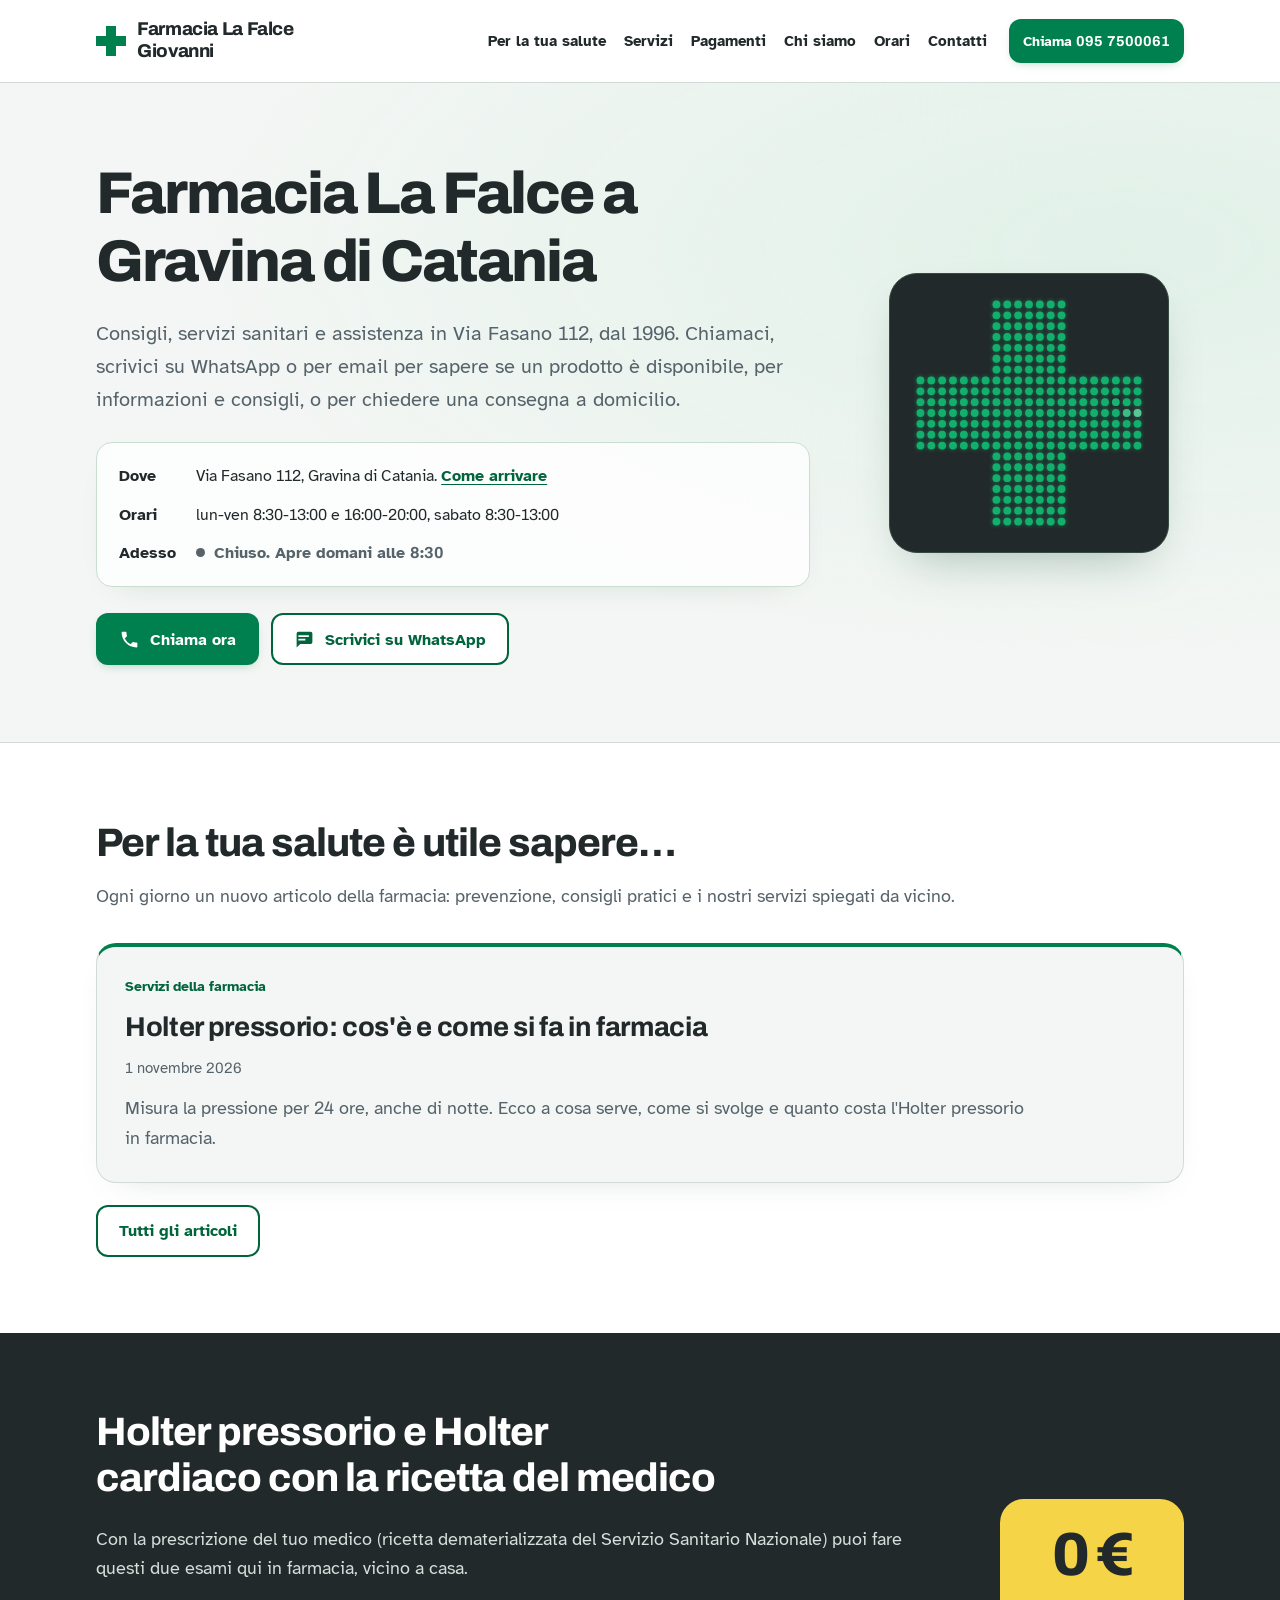
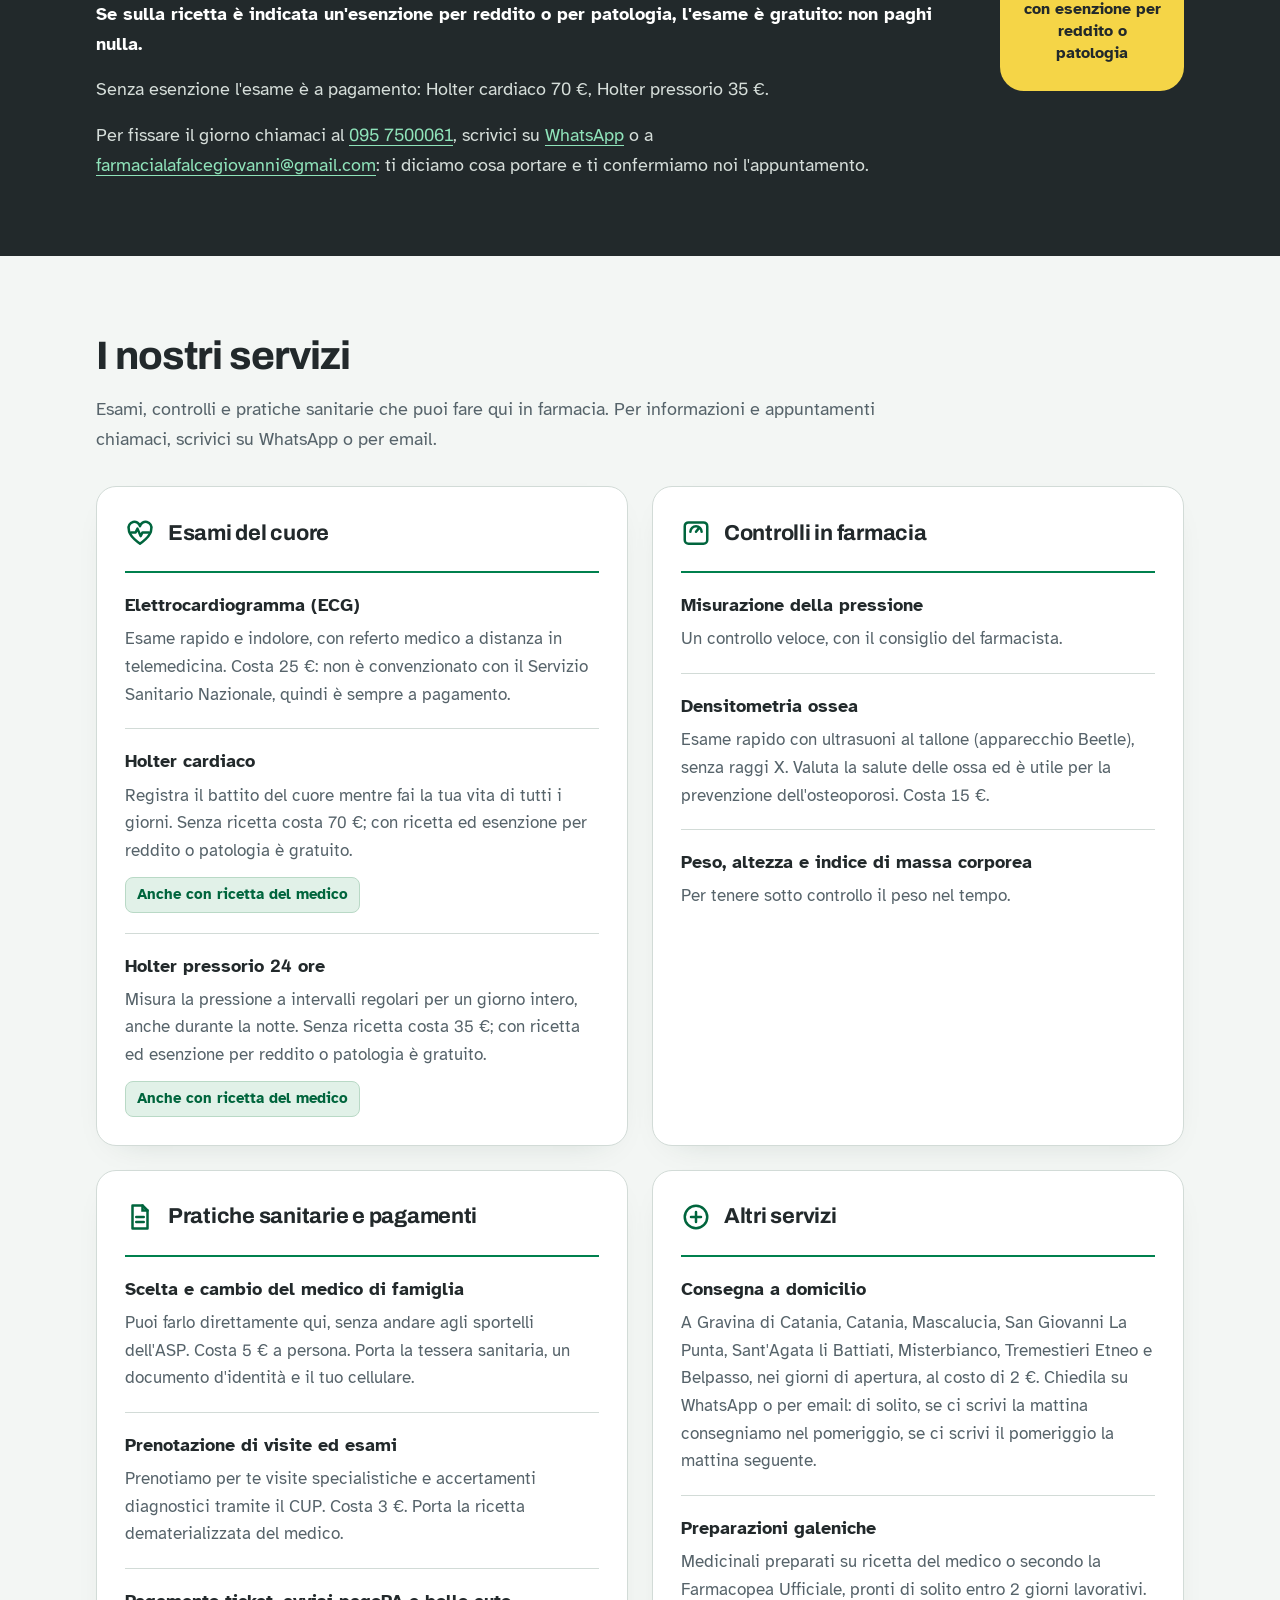
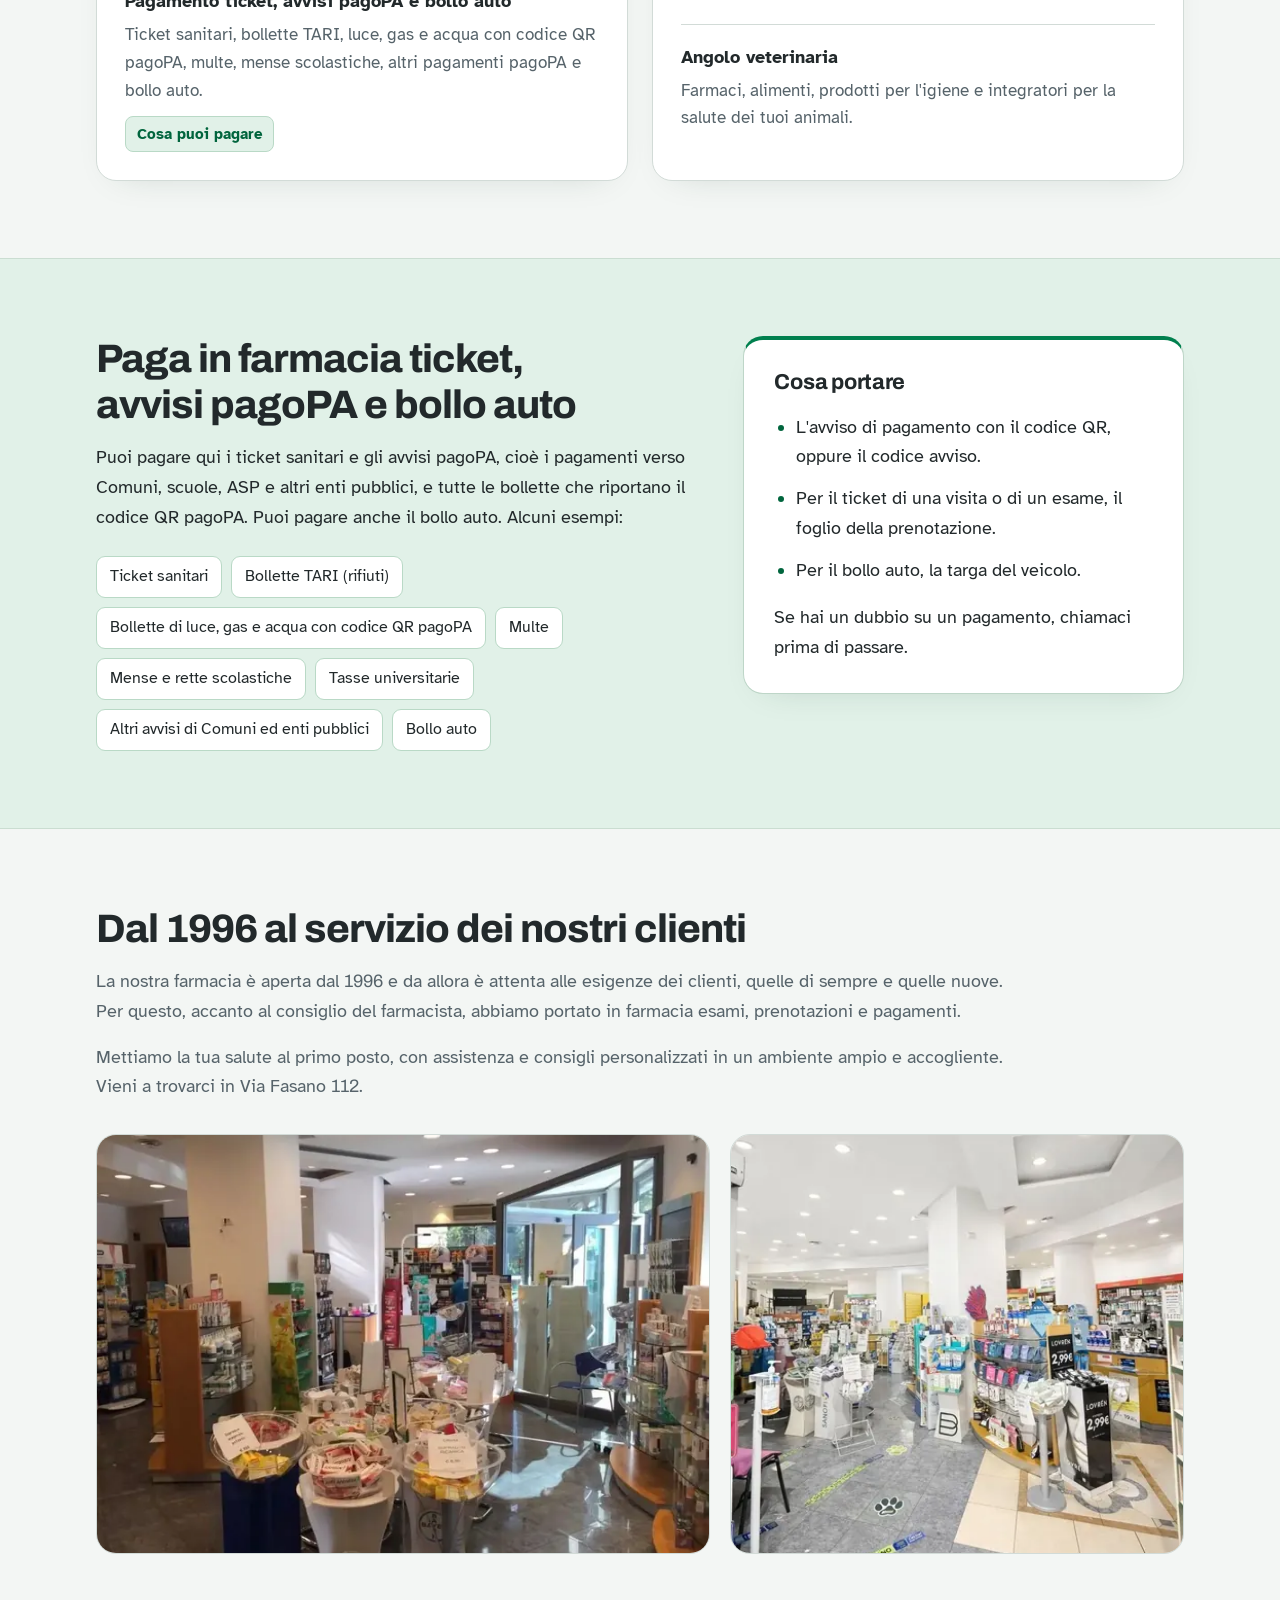
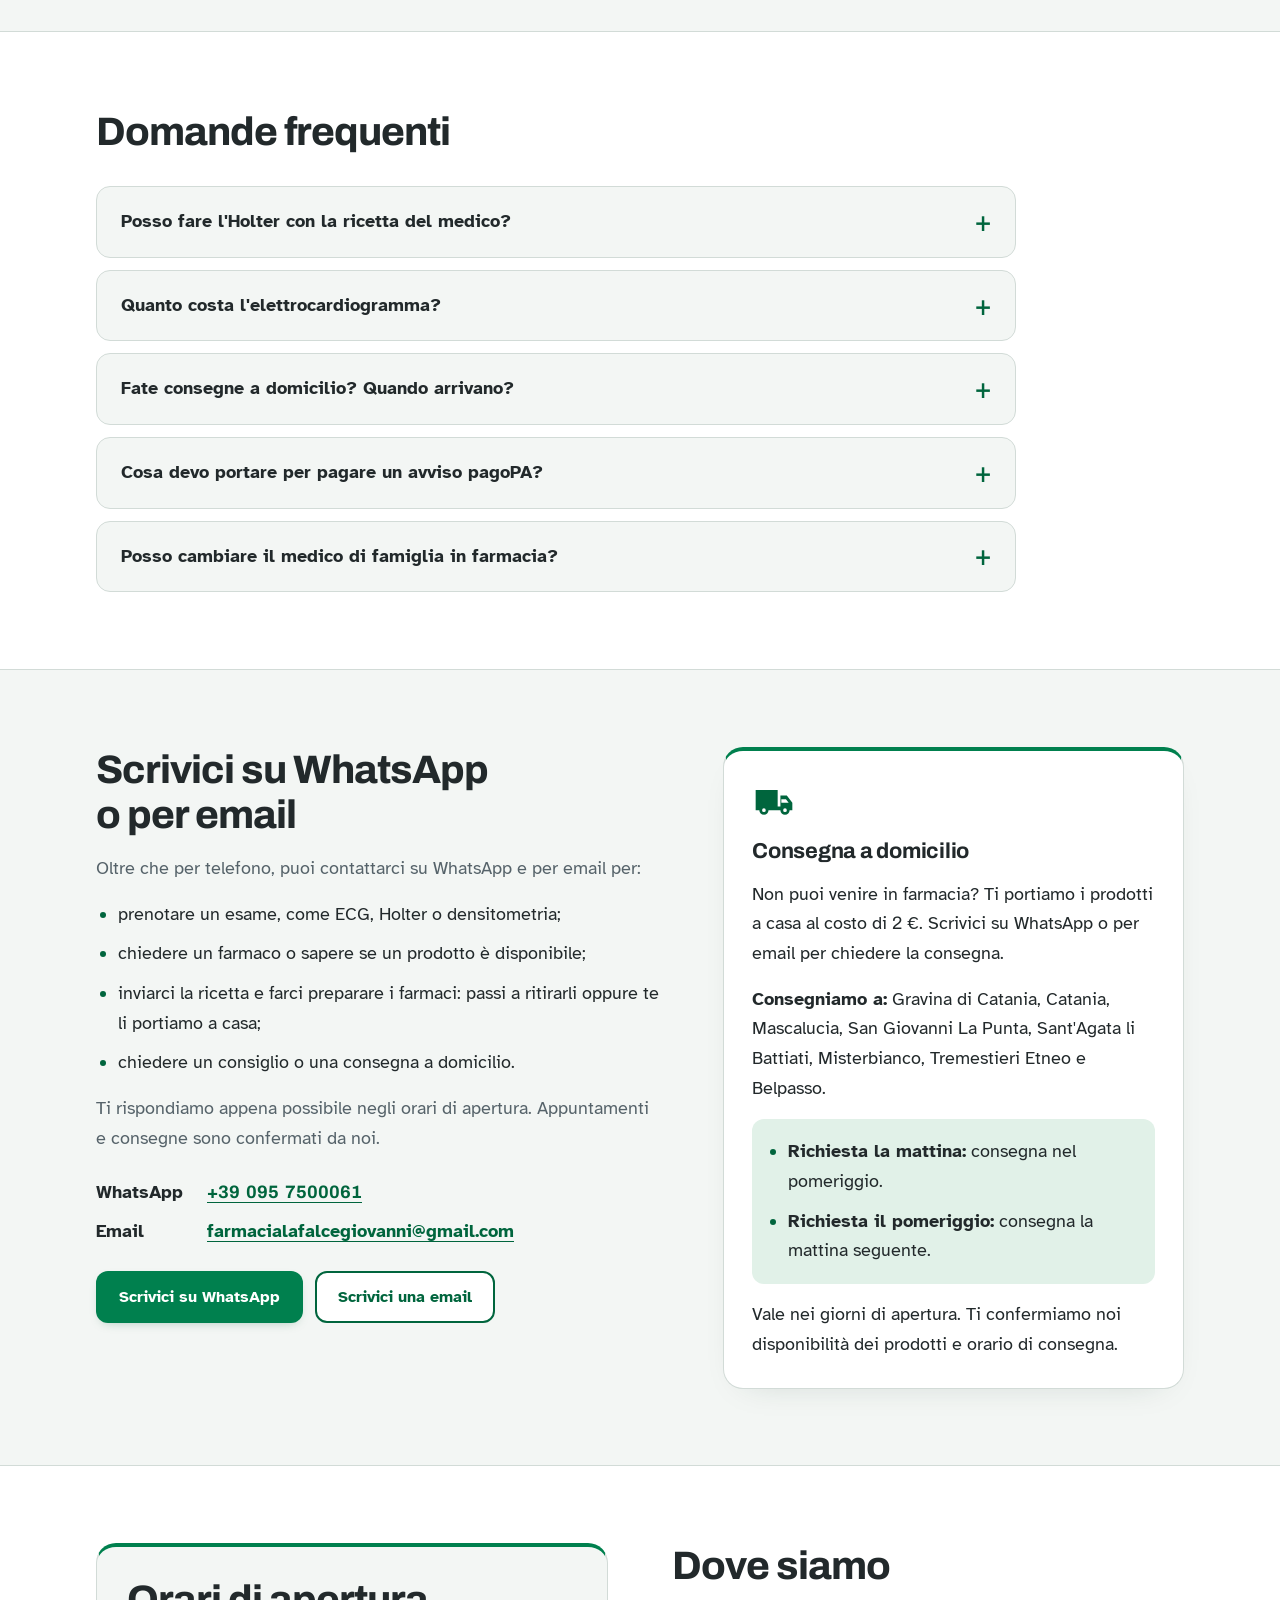
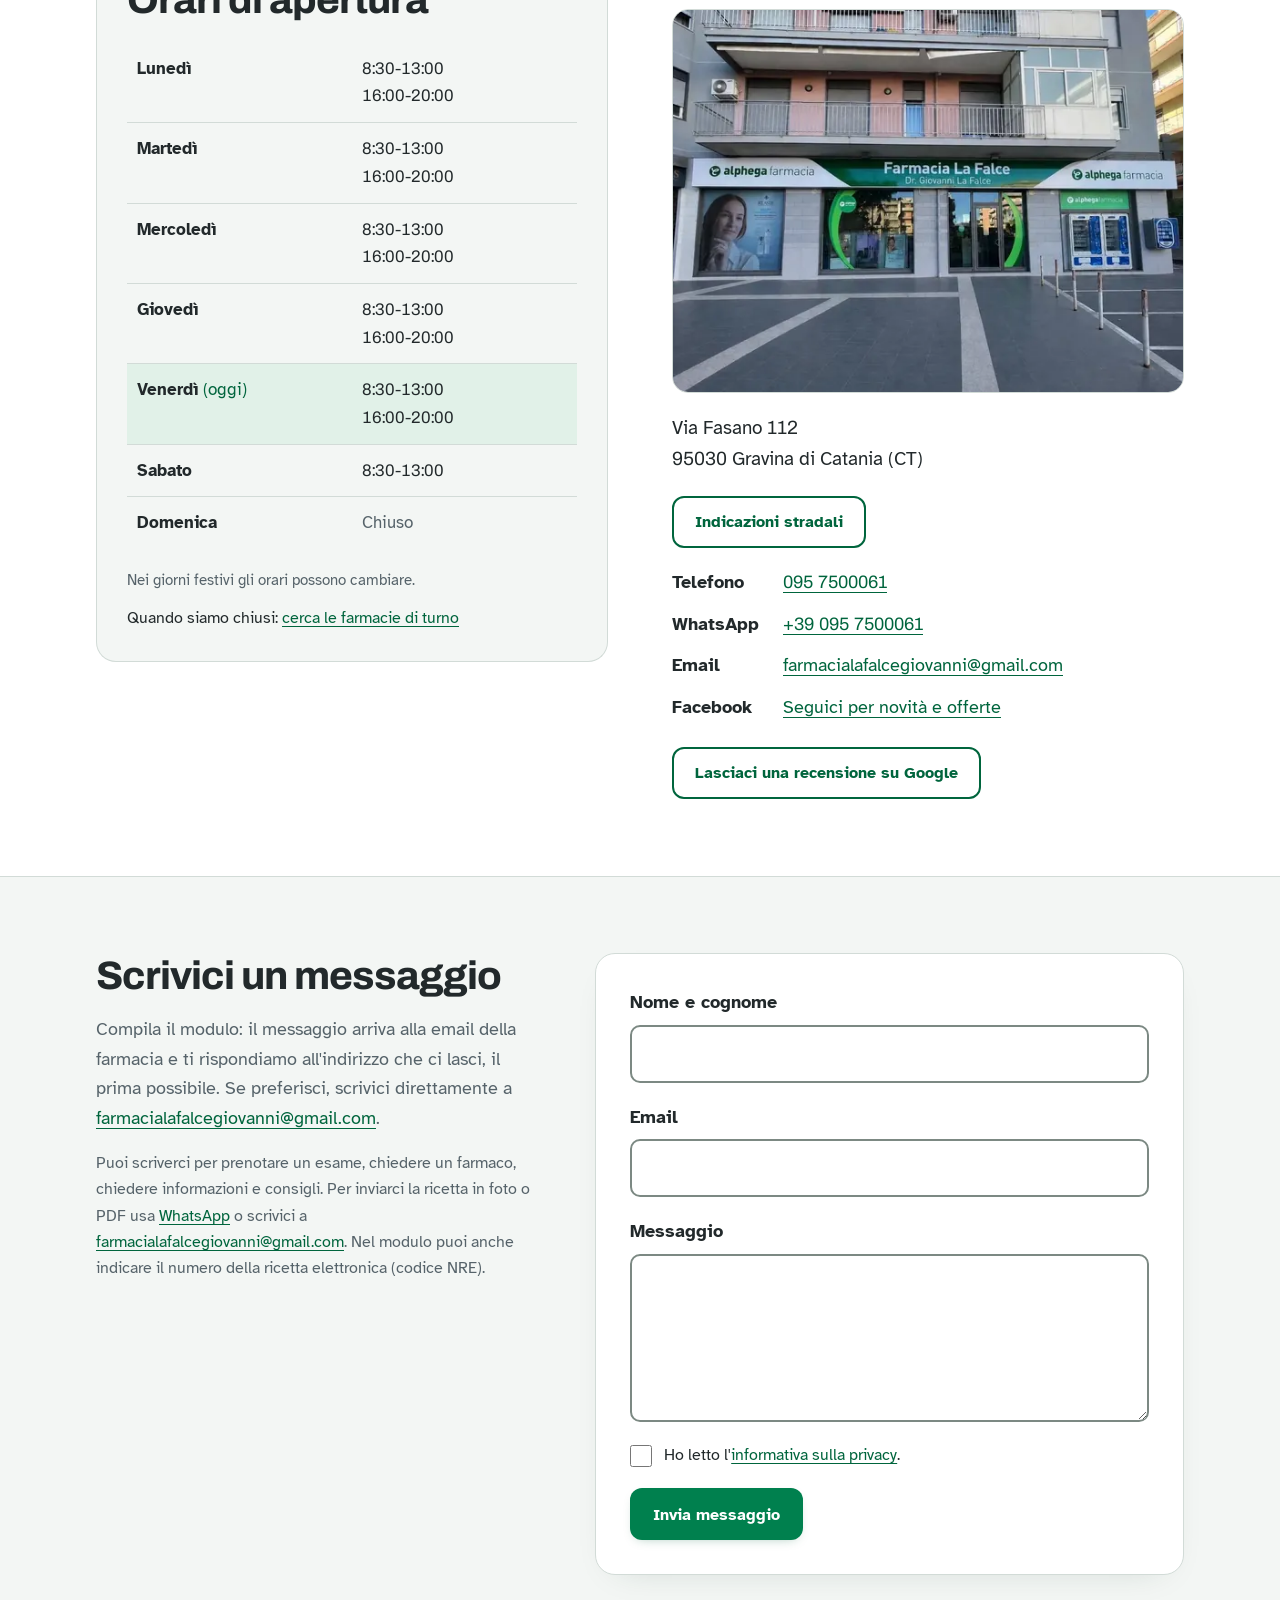
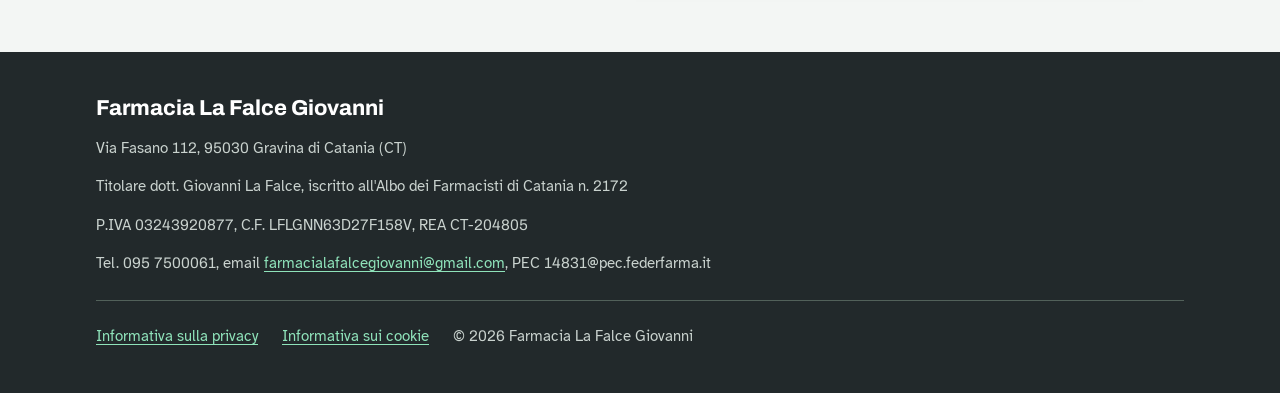
<file: sito/index.html>
<!DOCTYPE html>

<html lang="it">
<head>
<!-- Revisione grafica e tecnica 15-11-2026, adattata per la pubblicazione su Aruba: caratteri e foto come file separati nelle cartelle fonts/ e foto/. --><meta charset="utf-8"/>
<meta content="width=device-width, initial-scale=1" name="viewport"/>
<title>Farmacia La Falce Giovanni, Gravina di Catania</title>
<meta content="Farmacia a Gravina di Catania, Via Fasano 112. Holter con ricetta, ECG, cambio medico, prenotazioni CUP, ticket e pagoPA, consegna a domicilio." name="description"/>
<meta content="#00804E" name="theme-color"/>
<script>document.documentElement.classList.add('menu-pronto');</script>
<link rel="preload" href="fonts/archivo.woff2" as="font" type="font/woff2" crossorigin>
<link rel="preload" href="fonts/atkinson-400.woff2" as="font" type="font/woff2" crossorigin>

<link href="favicon.svg" rel="icon" type="image/svg+xml"/>
<link href="apple-touch-icon.png" rel="apple-touch-icon"/>
<link href="https://www.farmacialafalcegiovanni.it/" rel="canonical"/>
<meta content="website" property="og:type"/>
<meta content="it_IT" property="og:locale"/>
<meta content="Farmacia La Falce Giovanni" property="og:site_name"/>
<meta content="Farmacia La Falce Giovanni, Gravina di Catania" property="og:title"/>
<meta content="Via Fasano 112, Gravina di Catania. Holter anche con ricetta del medico, ECG in telemedicina, cambio medico, prenotazioni CUP, ticket e pagoPA, consegna a domicilio." property="og:description"/>
<meta content="https://www.farmacialafalcegiovanni.it/" property="og:url"/>
<meta content="https://www.farmacialafalcegiovanni.it/og-image.jpg" property="og:image"/>
<meta content="1200" property="og:image:width"/>
<meta content="630" property="og:image:height"/>
<meta content="summary_large_image" name="twitter:card"/>
<!-- ORARI: aggiornare tabella visibile, riepilogo iniziale e openingHoursSpecification. Lo stato dinamico legge la tabella; le eccezioni sono nello script in fondo. -->
<script type="application/ld+json">
{
  "@context": "https://schema.org",
  "@type": "Pharmacy",
  "@id": "https://www.farmacialafalcegiovanni.it/#farmacia",
  "name": "Farmacia La Falce Giovanni",
  "url": "https://www.farmacialafalcegiovanni.it/",
  "image": "https://www.farmacialafalcegiovanni.it/og-image.jpg",
  "logo": "https://www.farmacialafalcegiovanni.it/apple-touch-icon.png",
  "foundingDate": "1996",
  "hasMap": "https://www.google.com/maps/search/?api=1&query=Farmacia+La+Falce+Giovanni+Via+Fasano+112+Gravina+di+Catania",
  "areaServed": [{"@type": "City", "name": "Gravina di Catania"}, {"@type": "City", "name": "Catania"}, {"@type": "City", "name": "Mascalucia"}, {"@type": "City", "name": "San Giovanni La Punta"}, {"@type": "City", "name": "Sant'Agata li Battiati"}, {"@type": "City", "name": "Misterbianco"}, {"@type": "City", "name": "Tremestieri Etneo"}, {"@type": "City", "name": "Belpasso"}],
  "currenciesAccepted": "EUR",
  "telephone": "+39 095 7500061",
  "email": "farmacialafalcegiovanni@gmail.com",
  "address": {
    "@type": "PostalAddress",
    "streetAddress": "Via Fasano 112",
    "postalCode": "95030",
    "addressLocality": "Gravina di Catania",
    "addressRegion": "CT",
    "addressCountry": "IT"
  },
  "openingHoursSpecification": [
    {"@type": "OpeningHoursSpecification", "dayOfWeek": ["Monday","Tuesday","Wednesday","Thursday","Friday"], "opens": "08:30", "closes": "13:00"},
    {"@type": "OpeningHoursSpecification", "dayOfWeek": ["Monday","Tuesday","Wednesday","Thursday","Friday"], "opens": "16:00", "closes": "20:00"},
    {"@type": "OpeningHoursSpecification", "dayOfWeek": "Saturday", "opens": "08:30", "closes": "13:00"}
  ],
  "sameAs": ["https://www.facebook.com/FarmaciaLafalceGiovanni/"],
  "makesOffer": [
    {"@type": "Offer", "itemOffered": {"@type": "Service", "name": "Elettrocardiogramma (ECG) in telemedicina"}, "price": "25.00", "priceCurrency": "EUR"},
    {"@type": "Offer", "itemOffered": {"@type": "Service", "name": "Holter cardiaco"}, "price": "70.00", "priceCurrency": "EUR", "description": "Prezzo senza ricetta; gratuito con ricetta del medico ed esenzione per reddito o patologia"},
    {"@type": "Offer", "itemOffered": {"@type": "Service", "name": "Holter pressorio 24 ore"}, "price": "35.00", "priceCurrency": "EUR", "description": "Prezzo senza ricetta; gratuito con ricetta del medico ed esenzione per reddito o patologia"},
    {"@type": "Offer", "itemOffered": {"@type": "Service", "name": "Densitometria ossea a ultrasuoni al tallone"}, "price": "15.00", "priceCurrency": "EUR"},
    {"@type": "Offer", "itemOffered": {"@type": "Service", "name": "Scelta e cambio del medico di famiglia"}, "price": "5.00", "priceCurrency": "EUR", "description": "A persona"},
    {"@type": "Offer", "itemOffered": {"@type": "Service", "name": "Prenotazione visite ed esami CUP"}, "price": "3.00", "priceCurrency": "EUR"},
    {"@type": "Offer", "itemOffered": {"@type": "Service", "name": "Pagamento ticket sanitari, avvisi pagoPA e bollo auto"}},
    {"@type": "Offer", "itemOffered": {"@type": "Service", "name": "Consegna a domicilio"}, "price": "2.00", "priceCurrency": "EUR"},
    {"@type": "Offer", "itemOffered": {"@type": "Service", "name": "Preparazioni galeniche"}},
    {"@type": "Offer", "itemOffered": {"@type": "Service", "name": "Angolo veterinaria"}}
  ]
}
</script>
<script type="application/ld+json">
{
  "@context": "https://schema.org",
  "@type": "FAQPage",
  "mainEntity": [
    {
      "@type": "Question",
      "name": "Posso fare l'Holter con la ricetta del medico?",
      "acceptedAnswer": {
        "@type": "Answer",
        "text": "Sì. L'Holter pressorio e l'Holter cardiaco si fanno in farmacia con la ricetta dematerializzata del tuo medico. Se sulla ricetta è indicata un'esenzione per reddito o per patologia l'esame è gratuito, altrimenti è a pagamento: l'Holter cardiaco costa 70 € e l'Holter pressorio 35 €. Per fissare il giorno chiamaci, scrivici su WhatsApp o per email: l'appuntamento è valido dopo la nostra conferma."
      }
    },
    {
      "@type": "Question",
      "name": "Quanto costa l'elettrocardiogramma?",
      "acceptedAnswer": {
        "@type": "Answer",
        "text": "L'ECG a riposo costa 25 €. Non è convenzionato con il Servizio Sanitario Nazionale, quindi è sempre a pagamento, anche con ricetta o esenzione. Il referto è di un medico a distanza, in telemedicina. Chiamaci o scrivici per il primo giorno disponibile."
      }
    },
    {
      "@type": "Question",
      "name": "Fate consegne a domicilio? Quando arrivano?",
      "acceptedAnswer": {
        "@type": "Answer",
        "text": "Sì, a Gravina di Catania, Catania, Mascalucia, San Giovanni La Punta, Sant'Agata li Battiati, Misterbianco, Tremestieri Etneo e Belpasso, nei giorni di apertura. La consegna costa 2 €. Di solito, se ci scrivi su WhatsApp o per email la mattina consegniamo nel pomeriggio; se ci scrivi il pomeriggio consegniamo la mattina seguente. Ti confermiamo noi disponibilità dei prodotti e orario."
      }
    },
    {
      "@type": "Question",
      "name": "Cosa devo portare per pagare un avviso pagoPA?",
      "acceptedAnswer": {
        "@type": "Answer",
        "text": "L'avviso di pagamento con il codice QR, oppure il codice avviso. Per il ticket di una visita o di un esame basta il foglio della prenotazione. Puoi pagare anche le bollette di luce, gas e acqua, se riportano il codice QR pagoPA."
      }
    },
    {
      "@type": "Question",
      "name": "Posso cambiare il medico di famiglia in farmacia?",
      "acceptedAnswer": {
        "@type": "Answer",
        "text": "Sì, la scelta e il cambio del medico di famiglia si fanno direttamente qui, senza andare agli sportelli dell'ASP. Il servizio costa 5 € a persona. Porta la tessera sanitaria, un documento d'identità e il tuo telefono cellulare."
      }
    }
  ]
}
</script>
<style>
@font-face { font-family: "Archivo"; src: url("fonts/archivo.woff2") format("woff2"); font-weight: 100 900; font-stretch: 62% 125%; font-display: swap; }
@font-face { font-family: "Atkinson Hyperlegible"; src: url("fonts/atkinson-400.woff2") format("woff2"); font-weight: 400; unicode-range: U+0000-002F, U+003A-FFFF; font-display: swap; }
@font-face { font-family: "Atkinson Hyperlegible"; src: url("fonts/atkinson-700.woff2") format("woff2"); font-weight: 700; unicode-range: U+0000-002F, U+003A-FFFF; font-display: swap; }

:root {
  --calce:#F3F6F4; --carta:#FFFFFF; --basalto:#22292B; --pietra:#56636A;
  --croce:#00804E; --croce-scuro:#00653D; --menta:#E1F1E8; --limone:#F5D547;
  --linea:#D2DBD7; --bordo-campo:#7C8983;
  --display:"Archivo","Arial Narrow","Helvetica Neue",Arial,sans-serif;
  --testo:"Atkinson Hyperlegible","Archivo","Segoe UI",Roboto,Arial,sans-serif;
  --raggio:20px; --ombra:0 12px 34px -24px rgba(23,61,44,.25);
  --altezza-testata:82px; --altezza-barra:0px;
  color-scheme:light;
}
*,*::before,*::after { box-sizing:border-box; }
html { scroll-padding-top:calc(var(--altezza-testata) + 20px); scroll-padding-bottom:calc(var(--altezza-barra) + 24px); -webkit-text-size-adjust:100%; }
body { margin:0; background:var(--calce); color:var(--basalto); font:1.125rem/1.65 var(--testo); overflow-wrap:break-word; }
[hidden] { display:none !important; }
img,canvas,svg { max-width:100%; }
img { display:block; height:auto; }
a { color:var(--croce-scuro); text-underline-offset:.2em; text-decoration-thickness:1px; }
a:hover { color:var(--croce); }
a,button,input,textarea,summary { -webkit-tap-highlight-color:rgba(0,128,78,.14); }
button,input,textarea { font:inherit; }
button,a,summary { touch-action:manipulation; }
:focus-visible { outline:3px solid var(--croce-scuro); outline-offset:4px; }
::selection { background:#C5E6D3; color:var(--basalto); }
h1,h2,h3 { font-family:var(--display); margin:0; line-height:1.15; text-wrap:balance; }
h1 { font-size:clamp(2.25rem,4.6vw,4.1rem); font-weight:800;  letter-spacing:-.035em; max-width:19ch; }
h2 { font-size:clamp(1.8rem,3.1vw,2.8rem); font-weight:750; letter-spacing:-.025em; }
h3 { font-size:1.35rem; font-weight:720; letter-spacing:-.012em; }
p { margin:0; }
.wrap { width:100%; max-width:1184px; margin-inline:auto; padding-inline:clamp(20px,4vw,48px); }
.wrap>* { min-width:0; }
.sr-only { position:absolute; width:1px; height:1px; padding:0; margin:-1px; overflow:hidden; clip:rect(0,0,0,0); white-space:nowrap; border:0; }
.btn { display:inline-flex; align-items:center; justify-content:center; gap:10px; min-height:52px; padding:13px 21px; border:2px solid transparent; border-radius:12px; font:700 1.03rem/1.3 var(--testo); text-align:center; text-decoration:none; cursor:pointer; max-width:100%; }
.btn svg { width:21px; height:21px; flex:none; }
.btn-pieno { background:var(--croce); color:#fff; box-shadow:0 4px 12px -6px rgba(0,101,61,.4); }
.btn-pieno:hover { background:var(--croce-scuro); color:#fff; }
.btn-bordo { background:var(--carta); color:var(--croce-scuro); border-color:var(--croce-scuro); }
.btn-bordo:hover { background:var(--menta); color:var(--croce-scuro); }
.btn:disabled { cursor:wait; opacity:.7; }
.salta { position:fixed; top:12px; left:12px; z-index:100; padding:12px 18px; background:var(--basalto); color:#fff; border-radius:10px; font-weight:700; transform:translateY(-180%); }
.salta:focus { transform:none; color:#fff; outline-color:var(--limone); }
.avviso-chiusura { padding:12px 20px; background:var(--limone); text-align:center; font-weight:700; }
.testata { position:sticky; top:0; z-index:30; background:rgba(255,255,255,.98); border-bottom:1px solid var(--linea); }
.testata>.wrap { display:flex; align-items:center; justify-content:space-between; gap:24px; min-height:82px; }
.marchio { overflow-wrap:anywhere; display:flex; align-items:center; gap:11px; flex:0 1 210px; color:var(--basalto); text-decoration:none; font:760 1.16rem/1.17 var(--display); letter-spacing:-.02em; }
.marchio:hover { color:var(--croce-scuro); }
.marchio svg { width:30px; height:30px; flex:none; }
.menu { display:flex; align-items:center; gap:22px; }
.menu ul { display:flex; align-items:center; gap:18px; list-style:none; margin:0; padding:0; }
.menu ul a { display:block; color:var(--basalto); font-size:.92rem; font-weight:700; text-decoration:none; padding:12px 0; white-space:nowrap; }
.menu ul a:hover,.menu ul a[aria-current="location"] { color:var(--croce-scuro); text-decoration:underline; text-decoration-thickness:2px; text-underline-offset:7px; }
.menu>.btn { min-height:44px; padding:9px 12px; font-size:.9rem; white-space:nowrap; }
.menu-apri { display:none; align-items:center; gap:8px; min-height:46px; border:1px solid var(--bordo-campo); background:var(--carta); color:var(--basalto); padding:8px 12px; border-radius:10px; font-weight:700; font-size:1rem; cursor:pointer; }
.menu-apri svg { width:20px; height:20px; }
.apertura { position:relative; padding:clamp(40px,6vw,82px) 0; background:radial-gradient(ellipse at 88% 25%,#E1F1E8 0,transparent 58%),var(--calce); border-bottom:1px solid var(--linea); }
.apertura>.wrap { display:grid; grid-template-columns:minmax(0,1.5fr) minmax(0,.65fr); gap:clamp(26px,5vw,64px); align-items:center; }
.apertura .lead { margin-top:22px; font-size:clamp(1.12rem,1.7vw,1.25rem); line-height:1.65; max-width:56ch; color:var(--pietra); }
.dati { margin:26px 0; display:grid; gap:12px; padding:20px 22px; border:1px solid #CADDD1; border-radius:16px; background:rgba(255,255,255,.8); box-shadow:var(--ombra); }
.dati p { display:grid; grid-template-columns:4.2em minmax(0,1fr); align-items:baseline; gap:10px; font-size:1rem; }
.dati strong { color:var(--basalto); }
.nw { white-space:nowrap; }
.link-mappa { font-weight:700; }
.azioni { display:flex; flex-wrap:wrap; gap:12px; }
.stato { font-weight:700; color:var(--pietra); }
.stato::before { content:""; display:inline-block; width:9px; height:9px; margin-right:9px; border-radius:50%; background:currentColor; vertical-align:1px; }
.stato.aperto { color:var(--croce-scuro); }
.insegna { display:flex; justify-content:center; align-items:center; }
.croce-pulsante { display:block; position:relative; width:min(280px,100%); aspect-ratio:1; border:1px solid #354A40; padding:0; border-radius:28px; background:var(--basalto); box-shadow:0 22px 50px -22px rgba(0,60,36,.35); cursor:default; }
.croce-pulsante.attiva { cursor:pointer; }
.croce-pulsante canvas,.croce-fallback { display:block; width:100%; height:100%; aspect-ratio:1; border-radius:inherit; }
.croce-pulsante canvas { position:absolute; inset:0; }
.croce-pulsante.pronta .croce-fallback { visibility:hidden; }
.sezione { padding:clamp(48px,6vw,84px) 0; }
.intro-sezione { display:grid; gap:16px; max-width:66ch; margin-bottom:32px; }
.intro-sezione p { color:var(--pietra); }
.consigli { background:var(--carta); }
.consigli .intro-sezione { max-width:75ch; }
.schede-articoli { display:grid; grid-template-columns:repeat(auto-fit,minmax(min(100%,285px),1fr)); gap:20px; list-style:none; margin:0; padding:0; }
.scheda-articolo { position:relative; display:grid; align-content:start; gap:13px; padding:28px; border:1px solid var(--linea); border-top:4px solid var(--croce); border-radius:var(--raggio); background:var(--calce); box-shadow:var(--ombra); }
.scheda-articolo .categoria { font-size:.9rem; font-weight:700; color:var(--croce-scuro); }
.scheda-articolo h3 { font-size:clamp(1.35rem,2.3vw,1.7rem); }
.scheda-articolo h3 a { color:var(--basalto); text-decoration:none; }
.scheda-articolo h3 a:hover { color:var(--croce-scuro); text-decoration:underline; }
.scheda-articolo h3 a::after { content:""; position:absolute; inset:0; border-radius:var(--raggio); }
.scheda-articolo:focus-within { outline:3px solid var(--croce-scuro); outline-offset:4px; }
.scheda-articolo time { font-size:.94rem; color:var(--pietra); }
.scheda-articolo p { color:var(--pietra); max-width:75ch; }
.tutti-articoli { margin-top:22px; }
.ricetta { background:var(--basalto); color:#F1F5F3; padding:clamp(44px,6vw,76px) 0; }
.ricetta>.wrap { display:grid; grid-template-columns:minmax(0,1fr) auto; gap:clamp(28px,5vw,72px); align-items:center; }
.ricetta h2 { color:#fff; max-width:28ch; }
.ricetta .corpo { display:grid; gap:16px; max-width:70ch; margin-top:24px; color:#D6DEDA; }
.ricetta .corpo strong { color:#fff; }
.ricetta a { color:#8FE3BA; overflow-wrap:anywhere; }
.ricetta a:hover { color:#fff; }
.ricetta :focus-visible,.piede :focus-visible { outline-color:var(--limone); }
.bollino { width:184px; padding:26px 20px; background:var(--limone); color:var(--basalto); border-radius:24px; display:grid; gap:12px; text-align:center; }
.bollino .cifra { font:800 3.8rem/1 var(--display);  letter-spacing:-.04em; }
.bollino .nota { font-size:1rem; font-weight:700; line-height:1.4; }
.gruppi { display:grid; grid-template-columns:repeat(2,minmax(0,1fr)); gap:24px; align-items:stretch; }
.gruppo { min-width:0; background:var(--carta); border:1px solid var(--linea); border-radius:var(--raggio); padding:28px; box-shadow:var(--ombra); }
.gruppo h3 { display:flex; gap:13px; align-items:center; min-height:58px; padding-bottom:20px; border-bottom:2px solid var(--croce); }
.gruppo h3 svg { width:30px; height:30px; flex:none; color:var(--croce-scuro); }
.gruppo ul { list-style:none; margin:0; padding:0; }
.gruppo li { padding:20px 0; border-bottom:1px solid var(--linea); }
.gruppo li:last-child { padding-bottom:0; border-bottom:0; }
.gruppo li strong { display:block; font-size:1.12rem; line-height:1.4; }
.gruppo li span { display:block; margin-top:7px; font-size:1.05rem; color:var(--pietra); }
.etichetta { display:inline-flex; align-items:center; min-height:36px; margin-top:12px; padding:6px 11px; font-size:.93rem; line-height:1.4; font-weight:700; text-decoration:none; border:1px solid #B9D9C6; border-radius:8px; background:var(--menta); color:var(--croce-scuro); }
.etichetta:hover { background:#D2E9DC; color:var(--croce-scuro); text-decoration:underline; }
.paga { background:var(--menta); border-block:1px solid #CADDD1; }
.paga>.wrap { display:grid; grid-template-columns:minmax(0,1.15fr) minmax(0,.85fr); align-items:start; gap:clamp(28px,4vw,56px); }
.paga .intro-sezione { margin-bottom:0; }
.paga .intro-sezione p { color:var(--basalto); }
.esempi { display:flex; flex-wrap:wrap; gap:9px; list-style:none; padding:0; margin:8px 0 0; }
.esempi li { background:#fff; border:1px solid #B9D9C6; border-radius:9px; padding:9px 13px; font-size:.98rem; line-height:1.4; }
.portare { display:grid; gap:18px; padding:30px; background:#fff; border:1px solid #BED6C8; border-top:4px solid var(--croce); border-radius:var(--raggio); box-shadow:var(--ombra); }
.portare ul { margin:0; padding-left:1.2em; display:grid; gap:12px; }
.farmacia .intro-sezione { max-width:78ch; }
.foto-farmacia { margin:0; display:grid; grid-template-columns:minmax(0,1.35fr) minmax(0,1fr); gap:20px; }
.foto-farmacia img { width:100%; height:clamp(280px,35vw,420px); object-fit:cover; border-radius:var(--raggio); border:1px solid var(--linea); }
.foto-farmacia .sala { object-position:50% 72%; }
.foto-dove { width:100%; height:auto; aspect-ratio:4/3; object-fit:cover; border-radius:16px; border:1px solid var(--linea); }
.domande { background:var(--carta); border-block:1px solid var(--linea); }
.elenco-domande { display:grid; grid-template-columns:minmax(0,1fr); gap:12px; max-width:920px; }
.elenco-domande details { min-width:0; overflow-wrap:anywhere; border:1px solid var(--linea); border-radius:14px; background:var(--calce); }
.elenco-domande details[open] { background:#fff; border-color:var(--bordo-campo); box-shadow:var(--ombra); }
.elenco-domande summary { position:relative; cursor:pointer; padding:20px 58px 20px 24px; font-size:1.12rem; font-weight:700; list-style:none; border-radius:14px; }
.elenco-domande summary::-webkit-details-marker { display:none; }
.elenco-domande summary::after { content:"+"; position:absolute; right:23px; top:50%; transform:translateY(-50%); font:500 1.8rem/1 var(--display); color:var(--croce-scuro); }
.elenco-domande details[open] summary::after { content:"\2212"; }
.elenco-domande details p { padding:0 24px 24px; max-width:78ch; color:var(--pietra); }
.wa>.wrap { display:grid; grid-template-columns:minmax(0,1.1fr) minmax(0,.9fr); align-items:start; gap:clamp(28px,5vw,64px); }
.wa .intro-sezione { margin-bottom:24px; }
.cosa-scrivere { padding-left:1.2em; margin:0; display:grid; gap:10px; }
.cosa-scrivere li::marker,.portare li::marker,.tempi li::marker { color:var(--croce-scuro); }
.recapiti-scritti { display:grid; gap:10px; margin-bottom:24px; }
.recapiti-scritti p,.recapiti p { display:flex; flex-wrap:wrap; gap:4px 12px; }
.recapiti-scritti strong { min-width:5.5em; }
.recapiti-scritti a { font-weight:700; }
a[href^="mailto:"],.piede p { overflow-wrap:anywhere; }
.consegna { display:grid; gap:16px; background:var(--carta); border:1px solid var(--linea); border-top:4px solid var(--croce); padding:28px; border-radius:var(--raggio); box-shadow:var(--ombra); }
.consegna>svg { width:44px; height:44px; color:var(--croce-scuro); }
.tempi { margin:0; padding:18px 18px 18px 36px; display:grid; gap:10px; background:var(--menta); border-radius:12px; }
.orari { background:var(--carta); border-block:1px solid var(--linea); }
.orari>.wrap { display:grid; grid-template-columns:minmax(0,1fr) minmax(0,1fr); align-items:start; gap:clamp(28px,5vw,64px); }
.targa { padding:clamp(18px,3vw,30px); border:1px solid var(--linea); border-top:4px solid var(--croce); border-radius:var(--raggio); background:var(--calce); }
.targa h2 { margin-bottom:20px; }
.targa table { width:100%; table-layout:fixed; border-collapse:collapse; font-variant-numeric:tabular-nums; font-size:1.05rem; }
.targa th,.targa td { text-align:left; padding:12px 10px; border-bottom:1px solid var(--linea); vertical-align:top; }
.targa th { font-weight:700; width:48%; }
.targa td { white-space:normal; }
.targa th,.targa td { overflow-wrap:anywhere; }
.targa tr:last-child th,.targa tr:last-child td { border:0; }
.targa tr.oggi th,.targa tr.oggi td { background:var(--menta); }
.targa tr.oggi th::after { content:" (oggi)"; font-weight:400; color:var(--croce-scuro); }
.targa td.chiuso,.targa .avviso { color:var(--pietra); }
.targa .avviso { margin-top:18px; font-size:.96rem; }
.turno { margin-top:12px; font-size:1rem; }
.dove { display:grid; gap:20px; }
.dove address { font-size:1.2rem; font-style:normal; }
.recapiti { display:grid; gap:12px; }
.recapiti strong { min-width:5.5em; }
.recensione { margin-top:4px; }
.contatti>.wrap { display:grid; grid-template-columns:minmax(0,.85fr) minmax(0,1.15fr); gap:clamp(28px,5vw,64px); align-items:start; }
.modulo { display:grid; gap:20px; padding:clamp(20px,3vw,34px); border:1px solid var(--linea); border-radius:var(--raggio); background:var(--carta); box-shadow:var(--ombra); }
.campo { display:grid; gap:7px; }
.campo label { font-weight:700; }
.campo input,.campo textarea { width:100%; min-height:52px; background:#fff; color:var(--basalto); border:2px solid var(--bordo-campo); border-radius:10px; padding:12px 14px; }
.campo textarea { min-height:168px; resize:vertical; }
.campo input:focus,.campo textarea:focus { border-color:var(--croce-scuro); outline:3px solid var(--menta); outline-offset:2px; }
.campo [aria-invalid="true"] { border-color:#A3271B; }
.consenso { display:flex; gap:12px; align-items:flex-start; font-size:1rem; cursor:pointer; }
.consenso input { flex:none; width:22px; height:22px; margin:3px 0 0; accent-color:var(--croce-scuro); }
.trappola { position:absolute; left:-9999px; width:1px; height:1px; overflow:hidden; }
.esito { color:var(--croce-scuro); font-weight:700; }
.esito:empty,.errore-campo:empty { display:none; }
.errore-campo { color:#A3271B; font-weight:700; font-size:1rem; }
.nota-salute { color:var(--pietra); font-size:1rem; }
.piede { background:var(--basalto); color:#C9D2CE; padding:44px 0; font-size:.96rem; }
.piede>.wrap { display:grid; gap:13px; }
.piede strong { color:#fff; font:750 1.35rem/1.2 var(--display); }
.piede a { color:#8FE3BA; }
.piede a:hover { color:#fff; }
.link-legali { display:flex; flex-wrap:wrap; gap:16px 24px; border-top:1px solid #52615A; margin-top:12px; padding-top:22px; }
.barra { display:none; }
@media (prefers-reduced-motion:no-preference) {
  html { scroll-behavior:smooth; }
  .btn,.menu ul a,.scheda-articolo { transition:background-color .15s,color .15s,border-color .15s,box-shadow .15s; }
  .scheda-articolo:hover { box-shadow:0 14px 34px -22px rgba(23,61,44,.4); }
}
@media (max-width:1120px) {
  .testata>.wrap { min-height:74px; }
  .marchio { flex:0 1 310px; }
  .menu>.btn { display:none; }
  .menu ul { flex-wrap:wrap; gap:4px 18px; }
  .testata>.wrap { flex-wrap:wrap; padding-block:12px; }
  html.menu-pronto .testata>.wrap { flex-wrap:nowrap; padding-block:0; }
  html.menu-pronto .menu-apri { display:inline-flex; }
  html.menu-pronto .menu ul { display:none; position:absolute; top:100%; left:0; right:0; background:var(--carta); border-bottom:1px solid var(--linea); box-shadow:0 18px 30px -22px rgba(0,40,20,.35); flex-direction:column; align-items:stretch; gap:0; padding:8px clamp(20px,4vw,48px) 16px; max-height:calc(100dvh - var(--altezza-testata) - var(--altezza-barra) - 16px); overflow:auto; overscroll-behavior:contain; }
  html.menu-pronto .menu ul.aperto { display:flex; }
  html.menu-pronto .menu ul a { padding:13px 8px; white-space:normal; font-size:1.05rem; border-bottom:1px solid var(--linea); }
  html.menu-pronto .menu ul li:last-child a { border:0; }
  html:not(.menu-pronto) .testata { position:relative; }
  html:not(.menu-pronto) .menu { width:100%; }
}
@media (max-width:820px) {
  .apertura>.wrap { grid-template-columns:minmax(0,1fr); position:relative; }
  .apertura { padding-block:38px; }
  .apertura h1 { max-width:22ch; padding-right:100px; font-size:clamp(2.15rem,5.4vw,3.1rem); }
  .apertura .lead { max-width:none; }
  .insegna { position:absolute; right:clamp(20px,4vw,48px); top:2px; }
  .croce-pulsante { width:80px; border-radius:18px; }
  .paga>.wrap,.wa>.wrap,.orari>.wrap,.contatti>.wrap { grid-template-columns:minmax(0,1fr); }
  .ricetta>.wrap { grid-template-columns:minmax(0,1fr); gap:28px; }
  .ricetta h2 { max-width:30ch; }
  .bollino { width:auto; max-width:330px; grid-template-columns:auto minmax(0,1fr); align-items:center; text-align:left; gap:20px; padding:20px 24px; border-radius:18px; }
  .bollino .cifra { font-size:3rem; }
  .gruppi { gap:18px; }
  .gruppo { padding:22px; }
  .orari>.wrap { gap:40px; }
  .dove .foto-dove { max-height:360px; }
  .contatti .intro-sezione { margin-bottom:0; }
}
@media (max-width:720px) {
  :root { --altezza-barra:82px; }
  body { padding-bottom:var(--altezza-barra); }
  html { scroll-padding-bottom:calc(var(--altezza-barra) + 24px); }
  .gruppi { grid-template-columns:minmax(0,1fr); }
  .gruppo h3 { min-height:0; }
  .foto-farmacia { gap:16px; }
  .foto-farmacia img { height:260px; }
  .barra { display:grid; grid-template-columns:repeat(3,minmax(0,1fr)); gap:8px; position:fixed; bottom:0; inset-inline:0; z-index:40; padding:12px max(12px,env(safe-area-inset-left,0px)) calc(12px + env(safe-area-inset-bottom,0px)); background:rgba(255,255,255,.98); border-top:1px solid var(--linea); box-shadow:0 -10px 30px -22px rgba(23,61,44,.3); }
  .barra .btn { overflow-wrap:anywhere; min-height:48px; padding:10px 4px; font-size:.96rem; border-radius:10px; }
  .targa th,.targa td { padding:12px 10px; }
}
@media (max-width:480px) {
  body { font-size:1.0625rem; }
  .marchio { font-size:1.05rem; flex-basis:210px; gap:9px; }
  .marchio svg { width:26px; height:26px; }
  .testata>.wrap { gap:12px; min-height:72px; }
  .menu-apri { padding:8px 10px; }
  .apertura h1 { padding-right:76px; font-size:2.05rem; letter-spacing:-.025em; }
  .croce-pulsante { width:60px; border-radius:14px; }
  .apertura .lead { font-size:1.1rem; }
  .dati { padding:17px; margin-block:22px; gap:16px; }
  .dati p { grid-template-columns:minmax(0,1fr); gap:3px; }
  .azioni .btn { flex:1 1 100%; }
  .scheda-articolo,.gruppo,.consegna,.portare { padding:23px; }
  .scheda-articolo h3 { font-size:1.45rem; }
  .foto-farmacia { grid-template-columns:minmax(0,1fr); }
  .foto-farmacia img { height:auto; aspect-ratio:4/3; }
  .elenco-domande summary { padding:18px 48px 18px 18px; font-size:1.06rem; }
  .elenco-domande summary::after { right:18px; }
  .elenco-domande details p { padding:0 18px 20px; }
  .targa { padding:18px 14px; }
  .targa table { font-size:.98rem; }
  .targa th { width:49%; }
  .targa th,.targa td { padding:11px 8px; }
  .modulo { padding:22px 18px; }
  .modulo button[type="submit"] { width:100%; }
  .piede { font-size:.92rem; }
  .nw { white-space:normal; }
}
@media (forced-colors:active) {
  .btn,.gruppo,.targa,.elenco-domande details,.croce-pulsante { border:2px solid ButtonText; }
  .stato::before { forced-color-adjust:none; }
}
@media print {
  :root { --altezza-testata:0px; --altezza-barra:0px; }
  body { background:#fff !important; color:#000; padding:0 !important; font:10pt/1.5 var(--testo); }
  .testata,.barra,.insegna,.salta,.modulo,.azioni,.tutti-articoli { display:none !important; }
  .wrap { max-width:none; padding:0; }
  .sezione,.apertura,.ricetta,.piede { padding:18pt 0; background:#fff !important; color:#000; border:0; }
  .apertura>.wrap,.ricetta>.wrap,.paga>.wrap,.wa>.wrap,.orari>.wrap,.contatti>.wrap { display:block; }
  .gruppi { display:block; }
  .gruppo,.targa,.consegna,.portare { margin-bottom:16pt; box-shadow:none; break-inside:avoid; }
  h1 { padding:0 !important; font-size:25pt !important; }
  h2 { font-size:20pt; break-after:avoid; }
  h3 { break-after:avoid; }
  p,li { orphans:3; widows:3; }
  .foto-farmacia img { height:180px; }
  .foto-dove { max-width:300px; }
  .ricetta h2,.ricetta .corpo,.ricetta .corpo strong,.piede strong,a,.piede a,.ricetta a { color:#000; }
  .bollino { width:auto; max-width:210px; border:1px solid #000; margin-top:16pt; }
  .dove { margin-top:18pt; }
  .link-legali { border-color:#000; }
}

@media (max-width:720px) { body.tastiera-aperta .barra { visibility:hidden; } }
</style>
<meta content="Farmacia La Falce Giovanni, Gravina di Catania" name="twitter:title"/><meta content="Farmacia a Gravina di Catania, Via Fasano 112. Holter con ricetta, ECG, cambio medico, prenotazioni CUP, ticket e pagoPA, consegna a domicilio." name="twitter:description"/><meta content="https://www.farmacialafalcegiovanni.it/og-image.jpg" name="twitter:image"/></head>
<body>
<a class="salta" href="#inizio">Vai al contenuto</a>
<p class="avviso-chiusura" hidden="" id="avviso-chiusura"></p>
<header class="testata">
<div class="wrap">
<a aria-label="Farmacia La Falce Giovanni, torna all'inizio" class="marchio" href="#inizio">
<svg aria-hidden="true" focusable="false" viewBox="0 0 30 30"><path d="M10 0h10v10h10v10H20v10H10V20H0V10h10z" fill="#00804E"></path></svg>
<span>Farmacia La Falce Giovanni</span>
</a>
<nav aria-label="Menu principale" class="menu">
<button aria-controls="voci-menu" aria-expanded="false" class="menu-apri" id="menu-apri" type="button">
<svg aria-hidden="true" focusable="false" viewBox="0 0 24 24"><path d="M4 7h16M4 12h16M4 17h16" fill="none" stroke="currentColor" stroke-linecap="round" stroke-width="2.4"></path></svg>
        Menu
      </button>
<ul id="voci-menu">
<li><a href="#consigli">Per la tua salute</a></li>
<li><a href="#servizi">Servizi</a></li>
<li><a href="#paga">Pagamenti</a></li>
<li><a href="#farmacia">Chi siamo</a></li>
<li><a href="#orari">Orari</a></li>
<li><a href="#contatti">Contatti</a></li>
</ul>
<a class="btn btn-pieno" href="tel:+390957500061">Chiama 095 7500061</a>
</nav>
</div>
</header>
<main id="inizio" tabindex="-1">
<section aria-labelledby="titolo" class="apertura">
<div class="wrap">
<div>
<h1 id="titolo">Farmacia La Falce a Gravina di Catania</h1>
<p class="lead">Consigli, servizi sanitari e assistenza in Via Fasano 112, dal 1996. Chiamaci, scrivici su WhatsApp o per email per sapere se un prodotto è disponibile, per informazioni e consigli, o per chiedere una consegna a domicilio.</p>
<div class="dati">
<p><strong>Dove</strong> <span>Via Fasano 112, Gravina di Catania. <a class="link-mappa" href="https://www.google.com/maps/dir/?api=1&amp;destination=Via+Fasano+112,+95030+Gravina+di+Catania+CT">Come arrivare</a></span></p>
<p><strong>Orari</strong> <span><span class="nw">lun-ven 8:30-13:00</span> e <span class="nw">16:00-20:00</span>, <span class="nw">sabato 8:30-13:00</span></span></p>
<p hidden="" id="riga-stato"><strong>Adesso</strong> <span class="stato" id="stato"></span></p>
</div>
<div class="azioni">
<a class="btn btn-pieno" href="tel:+390957500061">
<svg aria-hidden="true" focusable="false" viewBox="0 0 24 24"><path d="M6.6 10.8a15.1 15.1 0 0 0 6.6 6.6l2.2-2.2a1 1 0 0 1 1-.25 11.4 11.4 0 0 0 3.6.57 1 1 0 0 1 1 1V20a1 1 0 0 1-1 1A17 17 0 0 1 3 4a1 1 0 0 1 1-1h3.5a1 1 0 0 1 1 1c0 1.25.2 2.45.57 3.57a1 1 0 0 1-.25 1z" fill="currentColor"></path></svg>
            Chiama ora
          </a>
<a class="btn btn-bordo" href="https://wa.me/390957500061">
<svg aria-hidden="true" focusable="false" viewBox="0 0 24 24"><path d="M4 4h16a2 2 0 0 1 2 2v10a2 2 0 0 1-2 2H8l-4 4V6a2 2 0 0 1 2-2zm2 4v2h12V8zm0 4v2h8v-2z" fill="currentColor" transform="translate(-1 -1)"></path></svg>
            Scrivici su WhatsApp
          </a>
</div>
</div>
<div class="insegna">
<button aria-label="Insegna luminosa a croce verde della farmacia. Riproduci il battito." class="croce-pulsante" disabled="" id="croce-pulsante" type="button"><svg aria-hidden="true" class="croce-fallback" focusable="false" viewBox="0 0 266 266"><path d="M98 28h70v70h70v70h-70v70H98v-70H28V98h70z" fill="#12B06C"></path><path d="M40 133h45l10-10 12 10h10l10-46 13 89 11-43h25l10-12 10 12h30" fill="none" stroke="#B9F4D5" stroke-linecap="round" stroke-linejoin="round" stroke-width="5"></path></svg><canvas aria-hidden="true" height="330" id="croce" width="330"></canvas></button>
</div>
</div>
</section>
<section aria-labelledby="titolo-consigli" class="sezione consigli" id="consigli">
<div class="wrap">
<div class="intro-sezione">
<h2 id="titolo-consigli">Per la tua salute è utile sapere…</h2>
<p>Ogni giorno un nuovo articolo della farmacia: prevenzione, consigli pratici e i nostri servizi spiegati da vicino.</p>
</div>
<!-- ULTIMI-ARTICOLI-INIZIO -->
      <ul class="schede-articoli">
        <li class="scheda-articolo"><span class="categoria">Servizi della farmacia</span><h3><a href="blog/holter-pressorio-come-funziona.html">Holter pressorio: cos&#x27;è e come si fa in farmacia</a></h3><time datetime="2026-11-01">1 novembre 2026</time><p>Misura la pressione per 24 ore, anche di notte. Ecco a cosa serve, come si svolge e quanto costa l&#x27;Holter pressorio in farmacia.</p></li>
      </ul>
      <!-- ULTIMI-ARTICOLI-FINE -->
<p class="tutti-articoli"><a class="btn btn-bordo" href="blog/index.html">Tutti gli articoli</a></p>
</div>
</section>
<section aria-labelledby="titolo-ricetta" class="ricetta" id="holter-ricetta">
<div class="wrap">
<div>
<h2 id="titolo-ricetta">Holter pressorio e Holter cardiaco con la ricetta del medico</h2>
<div class="corpo">
<p>Con la prescrizione del tuo medico (ricetta dematerializzata del Servizio Sanitario Nazionale) puoi fare questi due esami qui in farmacia, vicino a casa.</p>
<p><strong>Se sulla ricetta è indicata un'esenzione per reddito o per patologia, l'esame è gratuito: non paghi nulla.</strong></p>
<p>Senza esenzione l'esame è a pagamento: Holter cardiaco 70 €, Holter pressorio 35 €.</p>
<p>Per fissare il giorno chiamaci al <a href="tel:+390957500061">095 7500061</a>, scrivici su <a href="https://wa.me/390957500061">WhatsApp</a> o a <a href="mailto:farmacialafalcegiovanni@gmail.com">farmacialafalcegiovanni@gmail.com</a>: ti diciamo cosa portare e ti confermiamo noi l'appuntamento.</p>
</div>
</div>
<div aria-hidden="true" class="bollino">
<span class="cifra">0 €</span>
<span class="nota">con esenzione per reddito o patologia</span>
</div>
</div>
</section>
<section aria-labelledby="titolo-servizi" class="sezione" id="servizi">
<div class="wrap">
<div class="intro-sezione">
<h2 id="titolo-servizi">I nostri servizi</h2>
<p>Esami, controlli e pratiche sanitarie che puoi fare qui in farmacia. Per informazioni e appuntamenti chiamaci, scrivici su WhatsApp o per email.</p>
</div>
<div class="gruppi">
<div class="gruppo">
<h3><svg aria-hidden="true" focusable="false" viewBox="0 0 24 24"><path d="M12 20.5S3 15 3 8.8A4.6 4.6 0 0 1 12 6.6a4.6 4.6 0 0 1 9 2.2C21 15 12 20.5 12 20.5z" fill="none" stroke="currentColor" stroke-linecap="round" stroke-linejoin="round" stroke-width="2"></path><path d="M5 11.5h3.5l1.5-3 2.5 6 1.5-3H19" fill="none" stroke="currentColor" stroke-linecap="round" stroke-linejoin="round" stroke-width="2"></path></svg>Esami del cuore</h3>
<ul>
<li><strong>Elettrocardiogramma (ECG)</strong><span>Esame rapido e indolore, con referto medico a distanza in telemedicina. Costa 25 €: non è convenzionato con il Servizio Sanitario Nazionale, quindi è sempre a pagamento.</span></li>
<li><strong>Holter cardiaco</strong><span>Registra il battito del cuore mentre fai la tua vita di tutti i giorni. Senza ricetta costa 70 €; con ricetta ed esenzione per reddito o patologia è gratuito.</span><a class="etichetta" href="#holter-ricetta">Anche con ricetta del medico</a></li>
<li><strong>Holter pressorio 24 ore</strong><span>Misura la pressione a intervalli regolari per un giorno intero, anche durante la notte. Senza ricetta costa 35 €; con ricetta ed esenzione per reddito o patologia è gratuito.</span><a class="etichetta" href="#holter-ricetta">Anche con ricetta del medico</a></li>
</ul>
</div>
<div class="gruppo">
<h3><svg aria-hidden="true" focusable="false" viewBox="0 0 24 24"><rect fill="none" height="17" rx="3" stroke="currentColor" stroke-width="2" width="18" x="3" y="3.5"></rect><path d="M7.5 11a4.5 4.5 0 0 1 9 0M12 11l2-2.5" fill="none" stroke="currentColor" stroke-linecap="round" stroke-width="2"></path></svg>Controlli in farmacia</h3>
<ul>
<li><strong>Misurazione della pressione</strong><span>Un controllo veloce, con il consiglio del farmacista.</span></li>
<li><strong>Densitometria ossea</strong><span>Esame rapido con ultrasuoni al tallone (apparecchio Beetle), senza raggi X. Valuta la salute delle ossa ed è utile per la prevenzione dell'osteoporosi. Costa 15 €.</span></li>
<li><strong>Peso, altezza e indice di massa corporea</strong><span>Per tenere sotto controllo il peso nel tempo.</span></li>
</ul>
</div>
<div class="gruppo">
<h3><svg aria-hidden="true" focusable="false" viewBox="0 0 24 24"><path d="M6 2.8h8l4 4v14.4H6z" fill="none" stroke="currentColor" stroke-linejoin="round" stroke-width="2"></path><path d="M14 2.8v4h4M9 12h6M9 16h6" fill="none" stroke="currentColor" stroke-linecap="round" stroke-width="2"></path></svg>Pratiche sanitarie e pagamenti</h3>
<ul>
<li><strong>Scelta e cambio del medico di famiglia</strong><span>Puoi farlo direttamente qui, senza andare agli sportelli dell'ASP. Costa 5 € a persona. Porta la tessera sanitaria, un documento d'identità e il tuo cellulare.</span></li>
<li><strong>Prenotazione di visite ed esami</strong><span>Prenotiamo per te visite specialistiche e accertamenti diagnostici tramite il CUP. Costa 3 €. Porta la ricetta dematerializzata del medico.</span></li>
<li><strong>Pagamento ticket, avvisi pagoPA e bollo auto</strong><span>Ticket sanitari, bollette TARI, luce, gas e acqua con codice QR pagoPA, multe, mense scolastiche, altri pagamenti pagoPA e bollo auto.</span><a class="etichetta" href="#paga">Cosa puoi pagare</a></li>
</ul>
</div>
<div class="gruppo">
<h3><svg aria-hidden="true" focusable="false" viewBox="0 0 24 24"><circle cx="12" cy="12" fill="none" r="9" stroke="currentColor" stroke-width="2"></circle><path d="M12 8v8M8 12h8" fill="none" stroke="currentColor" stroke-linecap="round" stroke-width="2"></path></svg>Altri servizi</h3>
<ul>
<li><strong>Consegna a domicilio</strong><span>A Gravina di Catania, Catania, Mascalucia, San Giovanni La Punta, Sant'Agata li Battiati, Misterbianco, Tremestieri Etneo e Belpasso, nei giorni di apertura, al costo di 2 €. Chiedila su WhatsApp o per email: di solito, se ci scrivi la mattina consegniamo nel pomeriggio, se ci scrivi il pomeriggio la mattina seguente.</span></li>
<li><strong>Preparazioni galeniche</strong><span>Medicinali preparati su ricetta del medico o secondo la Farmacopea Ufficiale, pronti di solito entro 2 giorni lavorativi.</span></li>
<li><strong>Angolo veterinaria</strong><span>Farmaci, alimenti, prodotti per l'igiene e integratori per la salute dei tuoi animali.</span></li>
</ul>
</div>
</div>
</div>
</section>
<section aria-labelledby="titolo-paga" class="sezione paga" id="paga">
<div class="wrap">
<div class="intro-sezione">
<h2 id="titolo-paga">Paga in farmacia ticket, avvisi pagoPA e bollo auto</h2>
<p>Puoi pagare qui i ticket sanitari e gli avvisi pagoPA, cioè i pagamenti verso Comuni, scuole, ASP e altri enti pubblici, e tutte le bollette che riportano il codice QR pagoPA. Puoi pagare anche il bollo auto. Alcuni esempi:</p>
<ul class="esempi">
<li>Ticket sanitari</li>
<li>Bollette TARI (rifiuti)</li>
<li>Bollette di luce, gas e acqua con codice QR pagoPA</li>
<li>Multe</li>
<li>Mense e rette scolastiche</li>
<li>Tasse universitarie</li>
<li>Altri avvisi di Comuni ed enti pubblici</li>
<li>Bollo auto</li>
</ul>
</div>
<div class="portare">
<h3>Cosa portare</h3>
<ul>
<li>L'avviso di pagamento con il codice QR, oppure il codice avviso.</li>
<li>Per il ticket di una visita o di un esame, il foglio della prenotazione.</li>
<li>Per il bollo auto, la targa del veicolo.</li>
</ul>
<p>Se hai un dubbio su un pagamento, chiamaci prima di passare.</p>
</div>
</div>
</section>
<section aria-labelledby="titolo-farmacia" class="sezione farmacia" id="farmacia">
<div class="wrap">
<div class="intro-sezione">
<h2 id="titolo-farmacia">Dal 1996 al servizio dei nostri clienti</h2>
<p>La nostra farmacia è aperta dal 1996 e da allora è attenta alle esigenze dei clienti, quelle di sempre e quelle nuove. Per questo, accanto al consiglio del farmacista, abbiamo portato in farmacia esami, prenotazioni e pagamenti.</p>
<p>Mettiamo la tua salute al primo posto, con assistenza e consigli personalizzati in un ambiente ampio e accogliente. Vieni a trovarci in Via Fasano 112.</p>
</div>
<figure class="foto-farmacia">
<img alt="Interno della farmacia visto dal banco verso l'ingresso, con la vetrata e gli espositori" decoding="async" height="532" loading="lazy" src="foto/interno-ingresso-680.webp" srcset="foto/interno-ingresso-680.webp 680w, foto/interno-ingresso-1099.webp 1099w" sizes="(max-width: 720px) 100vw, 650px" width="680"/>
<img alt="La sala della farmacia, luminosa, con scaffali e banco" class="sala" decoding="async" height="660" loading="lazy" src="foto/interno-sala-440.webp" srcset="foto/interno-sala-440.webp 440w, foto/interno-sala-880.webp 880w" sizes="(max-width: 720px) 100vw, 440px" width="440"/>
</figure>
</div>
</section>
<section aria-labelledby="titolo-domande" class="sezione domande" id="domande">
<div class="wrap">
<div class="intro-sezione">
<h2 id="titolo-domande">Domande frequenti</h2>
</div>
<div class="elenco-domande">
<details>
<summary>Posso fare l'Holter con la ricetta del medico?</summary>
<p>Sì. L'Holter pressorio e l'Holter cardiaco si fanno in farmacia con la ricetta dematerializzata del tuo medico. Se sulla ricetta è indicata un'esenzione per reddito o per patologia l'esame è gratuito, altrimenti è a pagamento: l'Holter cardiaco costa 70 € e l'Holter pressorio 35 €. Per fissare il giorno chiamaci, scrivici su WhatsApp o per email: l'appuntamento è valido dopo la nostra conferma.</p>
</details>
<details>
<summary>Quanto costa l'elettrocardiogramma?</summary>
<p>L'ECG a riposo costa 25 €. Non è convenzionato con il Servizio Sanitario Nazionale, quindi è sempre a pagamento, anche con ricetta o esenzione. Il referto è di un medico a distanza, in telemedicina. Chiamaci o scrivici per il primo giorno disponibile.</p>
</details>
<details>
<summary>Fate consegne a domicilio? Quando arrivano?</summary>
<p>Sì, a Gravina di Catania, Catania, Mascalucia, San Giovanni La Punta, Sant'Agata li Battiati, Misterbianco, Tremestieri Etneo e Belpasso, nei giorni di apertura. La consegna costa 2 €. Di solito, se ci scrivi su WhatsApp o per email la mattina consegniamo nel pomeriggio; se ci scrivi il pomeriggio consegniamo la mattina seguente. Ti confermiamo noi disponibilità dei prodotti e orario.</p>
</details>
<details>
<summary>Cosa devo portare per pagare un avviso pagoPA?</summary>
<p>L'avviso di pagamento con il codice QR, oppure il codice avviso. Per il ticket di una visita o di un esame basta il foglio della prenotazione. Puoi pagare anche le bollette di luce, gas e acqua, se riportano il codice QR pagoPA.</p>
</details>
<details>
<summary>Posso cambiare il medico di famiglia in farmacia?</summary>
<p>Sì, la scelta e il cambio del medico di famiglia si fanno direttamente qui, senza andare agli sportelli dell'ASP. Il servizio costa 5 € a persona. Porta la tessera sanitaria, un documento d'identità e il tuo telefono cellulare.</p>
</details>
</div>
</div>
</section>
<section aria-labelledby="titolo-wa" class="sezione wa" id="whatsapp">
<div class="wrap">
<div>
<div class="intro-sezione">
<h2 id="titolo-wa">Scrivici su WhatsApp o per email</h2>
<p>Oltre che per telefono, puoi contattarci su WhatsApp e per email per:</p>
<ul class="cosa-scrivere">
<li>prenotare un esame, come ECG, Holter o densitometria;</li>
<li>chiedere un farmaco o sapere se un prodotto è disponibile;</li>
<li>inviarci la ricetta e farci preparare i farmaci: passi a ritirarli oppure te li portiamo a casa;</li>
<li>chiedere un consiglio o una consegna a domicilio.</li>
</ul>
<p>Ti rispondiamo appena possibile negli orari di apertura. Appuntamenti e consegne sono confermati da noi.</p>
</div>
<div class="recapiti-scritti">
<p><strong>WhatsApp</strong> <a href="https://wa.me/390957500061">+39 095 7500061</a></p>
<p><strong>Email</strong> <a href="mailto:farmacialafalcegiovanni@gmail.com">farmacialafalcegiovanni@gmail.com</a></p>
</div>
<div class="azioni">
<a class="btn btn-pieno" href="https://wa.me/390957500061">Scrivici su WhatsApp</a>
<a class="btn btn-bordo" href="mailto:farmacialafalcegiovanni@gmail.com?subject=Richiesta%20dal%20sito">Scrivici una email</a>
</div>
</div>
<div class="consegna">
<svg aria-hidden="true" focusable="false" viewBox="0 0 48 48"><path d="M4 12h24v18h3V18h7l6 8v8h-3a5 5 0 0 1-10 0H18a5 5 0 0 1-10 0H4zm28 10v4h8l-3-4zM13 32a2 2 0 1 0 0 4 2 2 0 0 0 0-4zm23 0a2 2 0 1 0 0 4 2 2 0 0 0 0-4z" fill="currentColor"></path></svg>
<h3>Consegna a domicilio</h3>
<p>Non puoi venire in farmacia? Ti portiamo i prodotti a casa al costo di 2 €. Scrivici su WhatsApp o per email per chiedere la consegna.</p>
<p><strong>Consegniamo a:</strong> Gravina di Catania, Catania, Mascalucia, San Giovanni La Punta, Sant'Agata li Battiati, Misterbianco, Tremestieri Etneo e Belpasso.</p>
<ul class="tempi">
<li><strong>Richiesta la mattina:</strong> consegna nel pomeriggio.</li>
<li><strong>Richiesta il pomeriggio:</strong> consegna la mattina seguente.</li>
</ul>
<p>Vale nei giorni di apertura. Ti confermiamo noi disponibilità dei prodotti e orario di consegna.</p>
</div>
</div>
</section>
<section aria-labelledby="titolo-orari" class="sezione orari" id="orari">
<div class="wrap">
<div class="targa">
<h2 id="titolo-orari">Orari di apertura</h2>
<table>
<caption class="sr-only">Orari settimanali della farmacia</caption>
<tbody>
<tr data-giorno="1"><th scope="row">Lunedì</th><td>8:30-13:00<br/>16:00-20:00</td></tr>
<tr data-giorno="2"><th scope="row">Martedì</th><td>8:30-13:00<br/>16:00-20:00</td></tr>
<tr data-giorno="3"><th scope="row">Mercoledì</th><td>8:30-13:00<br/>16:00-20:00</td></tr>
<tr data-giorno="4"><th scope="row">Giovedì</th><td>8:30-13:00<br/>16:00-20:00</td></tr>
<tr data-giorno="5"><th scope="row">Venerdì</th><td>8:30-13:00<br/>16:00-20:00</td></tr>
<tr data-giorno="6"><th scope="row">Sabato</th><td>8:30-13:00</td></tr>
<tr data-giorno="0"><th scope="row">Domenica</th><td class="chiuso">Chiuso</td></tr>
</tbody>
</table>
<p class="avviso">Nei giorni festivi gli orari possono cambiare.</p>
<p class="turno">Quando siamo chiusi: <a href="https://www.google.com/search?q=farmacia+di+turno+Gravina+di+Catania">cerca le farmacie di turno</a></p>
</div>
<div class="dove">
<h2>Dove siamo</h2>
<img alt="La facciata della Farmacia La Falce in Via Fasano, con l'insegna verde e le vetrine" class="foto-dove" decoding="async" height="420" loading="lazy" src="foto/facciata-560.webp" srcset="foto/facciata-560.webp 560w, foto/facciata-1120.webp 1120w" sizes="(max-width: 820px) 100vw, 540px" width="560"/>
<address>Via Fasano 112<br/>95030 Gravina di Catania (CT)</address>
<p><a class="btn btn-bordo" href="https://www.google.com/maps/dir/?api=1&amp;destination=Via+Fasano+112,+95030+Gravina+di+Catania+CT">Indicazioni stradali</a></p>
<div class="recapiti">
<p><strong>Telefono</strong> <a href="tel:+390957500061">095 7500061</a></p>
<p><strong>WhatsApp</strong> <a href="https://wa.me/390957500061">+39 095 7500061</a></p>
<p><strong>Email</strong> <a href="mailto:farmacialafalcegiovanni@gmail.com">farmacialafalcegiovanni@gmail.com</a></p>
<p><strong>Facebook</strong> <a href="https://www.facebook.com/FarmaciaLafalceGiovanni/">Seguici per novità e offerte</a></p>
</div>
<p class="recensione"><a class="btn btn-bordo" href="https://share.google/DohgZNT8JVbYEtgM0">Lasciaci una recensione su Google</a></p>
</div>
</div>
</section>
<section aria-labelledby="titolo-contatti" class="sezione contatti" id="contatti">
<div class="wrap">
<div class="intro-sezione">
<h2 id="titolo-contatti">Scrivici un messaggio</h2>
<p>Compila il modulo: il messaggio arriva alla email della farmacia e ti rispondiamo all'indirizzo che ci lasci, il prima possibile. Se preferisci, scrivici direttamente a <a href="mailto:farmacialafalcegiovanni@gmail.com">farmacialafalcegiovanni@gmail.com</a>.</p>
<p class="nota-salute">Puoi scriverci per prenotare un esame, chiedere un farmaco, chiedere informazioni e consigli. Per inviarci la ricetta in foto o PDF usa <a href="https://wa.me/390957500061">WhatsApp</a> o scrivici a <a href="mailto:farmacialafalcegiovanni@gmail.com">farmacialafalcegiovanni@gmail.com</a>. Nel modulo puoi anche indicare il numero della ricetta elettronica (codice NRE).</p>
</div>
<form action="contatti.php" aria-describedby="esito" class="modulo" id="modulo" method="post">
<div class="campo">
<label for="nome">Nome e cognome</label>
<input aria-describedby="err-nome" autocomplete="name" id="nome" maxlength="100" name="nome" required="" type="text"/>
<span class="errore-campo" id="err-nome"></span>
</div>
<div class="campo">
<label for="email">Email</label>
<input aria-describedby="err-email" autocapitalize="none" autocomplete="email" id="email" inputmode="email" maxlength="150" name="email" required="" spellcheck="false" type="email"/>
<span class="errore-campo" id="err-email"></span>
</div>
<div class="campo">
<label for="messaggio">Messaggio</label>
<textarea aria-describedby="err-messaggio" id="messaggio" maxlength="2000" name="messaggio" required="" spellcheck="true"></textarea>
<span class="errore-campo" id="err-messaggio"></span>
</div>
<div aria-hidden="true" class="trappola">
<label for="sito">Lascia vuoto questo campo</label>
<input autocomplete="off" id="sito" name="sito" tabindex="-1" type="text"/>
</div>
<label class="consenso" for="consenso">
<input aria-describedby="err-consenso" id="consenso" name="consenso" required="" type="checkbox"/>
<span>Ho letto l'<a href="privacy.html">informativa sulla privacy</a>.</span>
</label>
<span class="errore-campo" id="err-consenso"></span>
<div><button class="btn btn-pieno" type="submit">Invia messaggio</button></div>
<p aria-live="polite" class="esito" id="esito" role="status"></p>
</form>
</div>
</section>
</main>
<footer class="piede">
<div class="wrap">
<strong>Farmacia La Falce Giovanni</strong>
<p>Via Fasano 112, 95030 Gravina di Catania (CT)</p>
<p>Titolare dott. Giovanni La Falce, iscritto all'Albo dei Farmacisti di Catania n. 2172</p>
<p>P.IVA 03243920877, C.F. LFLGNN63D27F158V, REA CT-204805</p>
<p>Tel. 095 7500061, email <a href="mailto:farmacialafalcegiovanni@gmail.com">farmacialafalcegiovanni@gmail.com</a>, PEC 14831@pec.federfarma.it</p>
<p class="link-legali"><a href="privacy.html">Informativa sulla privacy</a> <a href="cookie.html">Informativa sui cookie</a> <span>© <span id="anno">2026</span> Farmacia La Falce Giovanni</span></p>
</div>
</footer>
<nav aria-label="Contatti rapidi" class="barra">
<a class="btn btn-pieno" href="tel:+390957500061">Chiama</a>
<a class="btn btn-bordo" href="https://wa.me/390957500061">WhatsApp</a>
<a class="btn btn-bordo" href="https://www.google.com/maps/dir/?api=1&amp;destination=Via+Fasano+112,+95030+Gravina+di+Catania+CT">Indicazioni</a>
</nav>
<script>

(function () {
  'use strict';
  function $(id) { return document.getElementById(id); }

  /* ================= ORARI E CALENDARIO =================
     ORARI: se cambiano, aggiornare anche la tabella "Orari di apertura"
     e openingHoursSpecification nei dati strutturati in alto.
     Valori in minuti dalla mezzanotte; 0 = domenica. */
  // La tabella visibile è la fonte degli orari settimanali per lo stato dinamico.
  var ORARI = {0:[],1:[],2:[],3:[],4:[],5:[],6:[]};
  document.querySelectorAll('.targa tr[data-giorno]').forEach(function (riga) {
    var td = riga.querySelector('td');
    if (!td) return;
    var pattern = /(\d{1,2}):(\d{2})\s*[-–]\s*(\d{1,2}):(\d{2})/g, m;
    while ((m = pattern.exec(td.textContent)) !== null) {
      ORARI[+riga.dataset.giorno].push([+m[1]*60 + +m[2], +m[3]*60 + +m[4]]);
    }
  });

  // CHIUSURE STRAORDINARIE o ferie, formato 'AAAA-MM-GG'. Esempio: ['2026-08-14', '2026-08-17']
  var CHIUSURE = [];
  // APERTURE STRAORDINARIE (anche in un festivo, per esempio un turno), formato 'AAAA-MM-GG': [[inizio, fine], ...]
  // Esempio: { '2026-12-08': [[510, 780]] }
  var APERTURE = {};
  // Festività locali chiuse ogni anno, formato 'M-G' (da confermare con la farmacia)
  var FESTE_LOCALI = [];

  var NOMI = ['domenica', 'lunedì', 'martedì', 'mercoledì', 'giovedì', 'venerdì', 'sabato'];
  function due(n) { return (n < 10 ? '0' : '') + n; }
  function hhmm(m) { return Math.floor(m / 60) + ':' + due(m % 60); }
  function chiave(d) { return d.getUTCFullYear() + '-' + due(d.getUTCMonth() + 1) + '-' + due(d.getUTCDate()); }

  function pasquetta(a) {
    var c = Math.floor(a / 100), n = a - 19 * Math.floor(a / 19), k = Math.floor((c - 17) / 25);
    var i = c - Math.floor(c / 4) - Math.floor((c - k) / 3) + 19 * n + 15; i = i - 30 * Math.floor(i / 30);
    i = i - Math.floor(i / 28) * (1 - Math.floor(i / 28) * Math.floor(29 / (i + 1)) * Math.floor((21 - n) / 11));
    var j = a + Math.floor(a / 4) + i + 2 - c + Math.floor(c / 4); j = j - 7 * Math.floor(j / 7);
    var l = i - j, mese = 3 + Math.floor((l + 40) / 44), giorno = l + 28 - 31 * Math.floor(mese / 4);
    var d = new Date(Date.UTC(a, mese - 1, giorno + 1));
    return (d.getUTCMonth() + 1) + '-' + d.getUTCDate();
  }
  function festaNazionale(d) {
    var a = d.getUTCFullYear(), md = (d.getUTCMonth() + 1) + '-' + d.getUTCDate();
    return ['1-1', '1-6', '4-25', '5-1', '6-2', '8-15', '11-1', '12-8', '12-25', '12-26', pasquetta(a)]
      .concat(FESTE_LOCALI).indexOf(md) !== -1;
  }
  // Orari di un giorno (data in UTC che rappresenta la data italiana) e motivo dell'eventuale chiusura
  function giornata(d) {
    var k = chiave(d);
    if (APERTURE[k]) return { fasce: APERTURE[k], motivo: null };
    if (CHIUSURE.indexOf(k) !== -1) return { fasce: [], motivo: 'chiusura' };
    if (festaNazionale(d)) return { fasce: [], motivo: 'festa' };
    return { fasce: ORARI[d.getUTCDay()], motivo: null };
  }
  function adessoInItalia() {
    var parti = {};
    new Intl.DateTimeFormat('en-GB', { timeZone: 'Europe/Rome', year: 'numeric', month: 'numeric', day: 'numeric', hour: '2-digit', minute: '2-digit', hourCycle: 'h23' })
      .formatToParts(new Date()).forEach(function (x) { parti[x.type] = x.value; });
    return { data: new Date(Date.UTC(+parti.year, +parti.month - 1, +parti.day)), minuti: (+parti.hour % 24) * 60 + (+parti.minute) };
  }

  // Giorno di oggi nella tabella
  function evidenziaOggi(oggi) {
    var righe = document.querySelectorAll('.targa tr[data-giorno]');
    for (var i = 0; i < righe.length; i++) righe[i].classList.toggle('oggi', +righe[i].getAttribute('data-giorno') === oggi.getUTCDay());
  }

  // Aperto o chiuso adesso
  function aggiornaStato() {
    var el = $('stato'), riga = $('riga-stato');
    if (!el || !riga) return;
    try {
      var ora = adessoInItalia(), oggi = giornata(ora.data), testo = null, aperto = false, i;
      evidenziaOggi(ora.data);
      for (i = 0; i < oggi.fasce.length; i++) {
        if (ora.minuti >= oggi.fasce[i][0] && ora.minuti < oggi.fasce[i][1]) { testo = 'Aperto, chiude alle ' + hhmm(oggi.fasce[i][1]); aperto = true; }
      }
      for (i = 0; i < oggi.fasce.length && !testo; i++) {
        if (ora.minuti < oggi.fasce[i][0]) testo = 'Chiuso, apre oggi alle ' + hhmm(oggi.fasce[i][0]);
      }
      if (!testo) {
        var prefisso = oggi.motivo === 'festa' ? 'Oggi è festivo. ' : (oggi.motivo === 'chiusura' ? 'Oggi siamo chiusi. ' : 'Chiuso. ');
        for (var g = 1; g <= 60 && !testo; g++) {
          var dopo = new Date(ora.data.getTime() + g * 86400000), info = giornata(dopo);
          if (info.fasce.length) {
            var quando = g === 1 ? 'domani' : (g < 7 ? NOMI[dopo.getUTCDay()] : NOMI[dopo.getUTCDay()] + ' ' + dopo.getUTCDate() + '/' + (dopo.getUTCMonth() + 1));
            testo = prefisso + 'Apre ' + quando + ' alle ' + hhmm(info.fasce[0][0]);
          }
        }
        if (!testo) testo = prefisso + 'Chiamaci per conoscere la prossima apertura.';
      }
      if (el.textContent !== testo) el.textContent = testo;
      el.classList.toggle('aperto', aperto);
      riga.hidden = false;

      var banner = $('avviso-chiusura');
      if (banner) {
        banner.hidden = oggi.motivo !== 'chiusura';
        if (oggi.motivo === 'chiusura') banner.textContent = 'Oggi la farmacia è chiusa. Per le urgenze cerca le farmacie di turno.';
      }
    } catch (e) { riga.hidden = true; }
  }
  aggiornaStato();
  setInterval(aggiornaStato, 60000);
  document.addEventListener('visibilitychange', function () { if (!document.hidden) aggiornaStato(); });

  var anno = $('anno');
  if (anno) anno.textContent = adessoInItalia().data.getUTCFullYear();

})();


(function () {
  'use strict';
  var modulo = document.getElementById('modulo'), esito = document.getElementById('esito');
  if (!modulo || !esito) return;
  var bottone = modulo.querySelector('[type="submit"]'), testoBottone = bottone.textContent;
  var invioInCorso = false;
  function controlla(campo) {
    var messaggio = '';
    if (campo.name === 'nome' && !campo.value.trim()) messaggio = 'Scrivi il tuo nome.';
    if (campo.name === 'email' && (!campo.value.trim() || !campo.validity.valid)) messaggio = 'Scrivi un indirizzo email valido, per esempio nome@esempio.it.';
    if (campo.name === 'messaggio' && !campo.value.trim()) messaggio = 'Scrivi il messaggio.';
    if (campo.name === 'consenso' && !campo.checked) messaggio = "Conferma di aver letto l'informativa sulla privacy.";
    var errore = document.getElementById('err-' + campo.id);
    if (errore) errore.textContent = messaggio;
    campo.setAttribute('aria-invalid', messaggio ? 'true' : 'false');
    return !messaggio;
  }
  var campi = ['nome','email','messaggio','consenso'].map(function (nome) { return modulo.elements.namedItem(nome); });
  function ripristina() {
    invioInCorso = false; bottone.disabled = false; bottone.textContent = testoBottone;
    modulo.removeAttribute('aria-busy');
  }
  campi.forEach(function (campo) {
    campo.addEventListener(campo.type === 'checkbox' ? 'change' : 'input', function () {
      if (campo.getAttribute('aria-invalid') === 'true') controlla(campo);
      if (esito.textContent) esito.textContent = '';
    });
  });
  modulo.addEventListener('submit', function (ev) {
    if (invioInCorso) { ev.preventDefault(); return; }
    var invalidi = campi.filter(function (campo) { return !controlla(campo); });
    if (invalidi.length) {
      ev.preventDefault();
      esito.style.color = '#A3271B';
      esito.textContent = invalidi.length === 1 ? 'Manca un dato: vedi il campo segnalato.' : 'Mancano ' + invalidi.length + ' dati: vedi i campi segnalati.';
      invalidi[0].focus();
      return;
    }
    if (!/(^|\.)farmacialafalcegiovanni\.it$/.test(location.hostname) || !/^https?:$/.test(location.protocol)) {
      ev.preventDefault(); esito.style.color = '';
      esito.textContent = 'Anteprima locale: nessun messaggio è stato inviato. Sul sito il modulo richiede il servizio contatti.php configurato.';
      return;
    }
    invioInCorso = true; modulo.setAttribute('aria-busy','true');
    bottone.disabled = true; bottone.textContent = 'Invio in corso…';
  });
  // Senza JavaScript restano attivi required e la validazione nativa.
  modulo.noValidate = true;
  window.addEventListener('pageshow', ripristina);
  // Non si ricava mai una conferma di invio da un parametro URL modificabile dall'utente.
})();
(function () {
  'use strict';
  var apri = document.getElementById('menu-apri'), voci = document.getElementById('voci-menu');
  if (!apri || !voci) return;
  var nav = apri.closest('nav');
  function menu(aperto) {
    voci.classList.toggle('aperto', aperto);
    apri.setAttribute('aria-expanded', String(aperto));
  }
  apri.addEventListener('click', function () { menu(apri.getAttribute('aria-expanded') !== 'true'); });
  voci.addEventListener('click', function (ev) {
    var link = ev.target.closest('a');
    if (!link) return;
    var eraAperto = apri.getAttribute('aria-expanded') === 'true';
    menu(false);
    if (eraAperto && link.hash) {
      var destinazione = document.getElementById(link.hash.slice(1));
      if (destinazione) {
        var focus = destinazione.querySelector('h2') || destinazione;
        ev.preventDefault();
        focus.setAttribute('tabindex','-1');
        try { history.pushState(null, '', link.hash); } catch (e) { location.hash = link.hash; }
        destinazione.scrollIntoView({block:'start'});
        focus.focus({preventScroll:true});
      }
    }
  });
  document.addEventListener('keydown', function (ev) {
    if (ev.key === 'Escape' && apri.getAttribute('aria-expanded') === 'true') { menu(false); apri.focus(); }
  });
  document.addEventListener('click', function (ev) { if (!nav.contains(ev.target)) menu(false); });
  nav.addEventListener('focusout', function () {
    setTimeout(function () { if (!nav.contains(document.activeElement)) menu(false); },0);
  });
  window.addEventListener('resize', function () { if (innerWidth > 1120) menu(false); });
  document.documentElement.classList.add('menu-pronto');
})();
(function () {
  'use strict';
  var root = document.documentElement, testata = document.querySelector('.testata'), barra = document.querySelector('.barra');
  var links = Array.from(document.querySelectorAll('#voci-menu a[href^="#"]'));
  var sezioni = links.map(function (a) { return document.getElementById(a.hash.slice(1)); });
  var pendente = false;
  function navigazione() {
    pendente = false;
    var soglia = testata.getBoundingClientRect().height + 40, selezionato = -1;
    sezioni.forEach(function (s,i) { if (s && s.getBoundingClientRect().top <= soglia) selezionato = i; });
    links.forEach(function (a,i) { if (i === selezionato) a.setAttribute('aria-current','location'); else a.removeAttribute('aria-current'); });
  }
  function misura() {
    root.style.setProperty('--altezza-testata', Math.ceil(testata.getBoundingClientRect().height) + 'px');
    root.style.setProperty('--altezza-barra', Math.ceil(barra.getBoundingClientRect().height) + 'px');
  }
  function accoda() { if (!pendente) { pendente = true; requestAnimationFrame(navigazione); } }
  misura(); accoda();
  if ('ResizeObserver' in window) { var ro = new ResizeObserver(misura); ro.observe(testata); ro.observe(barra); }
  window.addEventListener('resize', function () { misura(); accoda(); });
  window.addEventListener('scroll', accoda, {passive:true});
  if (document.fonts && document.fonts.ready) document.fonts.ready.then(function () { misura(); accoda(); });
  // Non coprire i campi con la barra rapida quando la tastiera virtuale restringe lo schermo.
  if (window.visualViewport) {
    var aggiornaTastiera = function () {
      var campo = document.activeElement;
      var testo = campo && /^(INPUT|TEXTAREA)$/.test(campo.tagName) && campo.type !== 'checkbox';
      document.body.classList.toggle('tastiera-aperta', !!testo && innerHeight - visualViewport.height > 150);
    };
    visualViewport.addEventListener('resize', aggiornaTastiera);
    document.addEventListener('focusin', aggiornaTastiera);
    document.addEventListener('focusout', function () { setTimeout(aggiornaTastiera,0); });
  }
  var aperteStampa = [];
  window.addEventListener('beforeprint', function () {
    aperteStampa = Array.from(document.querySelectorAll('.elenco-domande details:not([open])'));
    aperteStampa.forEach(function (d) { d.open = true; });
  });
  window.addEventListener('afterprint', function () { aperteStampa.forEach(function (d) { d.open = false; }); aperteStampa = []; });
})();

(function () {
 'use strict';
 function $(id) { return document.getElementById(id); }
  /* ================= INSEGNA A CROCE LED =================
     Un solo battito all'apertura (meno di 3 secondi), poi resta ferma.
     Un clic sulla croce ripete il battito. Con "riduci movimento" non si anima. */
  var tela = $('croce');
  var pulsante = $('croce-pulsante'), ctx = null;
  try { ctx = tela && tela.getContext ? tela.getContext('2d') : null; } catch (e) {}
  if (!ctx || !pulsante) return;
  pulsante.classList.add('pronta','attiva');
  pulsante.disabled = false;
  var N = 21, A0 = 7, A1 = 13, SCIA = 7;
  function nellaCroce(x, y) { return (x >= A0 && x <= A1) || (y >= A0 && y <= A1); }
  var onda = [10,10,10,9,9,10,10,10,11,2,15,10,10,10,10,9,8,8,9,10,10];
  var traccia = {};
  for (var x = 0; x < N; x++) {
    var y0 = onda[x], y1 = x < N - 1 ? onda[x + 1] : y0, righe = [y0];
    if (y1 !== y0) { var passo = y1 > y0 ? 1 : -1; for (var y = y0 + passo; y !== y1; y += passo) righe.push(y); }
    traccia[x] = righe.filter(function (r) { return nellaCroce(x, r); });
  }
  var lato = 0, cella = 0, raggio = 0, margine = 0;
  function misura() {
    var dpr = Math.min(window.devicePixelRatio || 1, 2);
    lato = tela.getBoundingClientRect().width || 330;
    tela.width = Math.round(lato * dpr); tela.height = Math.round(lato * dpr);
    ctx.setTransform(dpr, 0, 0, dpr, 0, 0);
    margine = lato * 0.09; cella = (lato - margine * 2) / N; raggio = cella * 0.36;
  }
  function mescola(a, b, t) { return Math.round(a + (b - a) * t); }
  function punto(px, py, luce) {
    var cx = margine + (px + 0.5) * cella, cy = margine + (py + 0.5) * cella;
    ctx.shadowBlur = luce > 0 ? 14 * luce : 4;
    ctx.shadowColor = luce > 0 ? 'rgba(140,255,200,' + (0.9 * luce) + ')' : 'rgba(18,176,108,0.6)';
    ctx.fillStyle = 'rgb(' + mescola(18, 236, luce) + ',' + mescola(176, 255, luce) + ',' + mescola(108, 244, luce) + ')';
    ctx.beginPath(); ctx.arc(cx, cy, raggio, 0, Math.PI * 2); ctx.fill();
  }
  function disegna(testa) { // testa === null: immagine ferma
    ctx.clearRect(0, 0, lato, lato);
    for (var py = 0; py < N; py++) for (var px = 0; px < N; px++) {
      if (!nellaCroce(px, py)) continue;
      var luce = 0;
      if (traccia[px].indexOf(py) !== -1) {
        if (testa === null) luce = 0.6;
        else { var d = testa - px; if (d >= 0 && d < SCIA) luce = 1 - d / SCIA; }
      }
      punto(px, py, luce);
    }
    ctx.shadowBlur = 0;
  }
  var movimento = window.matchMedia ? window.matchMedia('(prefers-reduced-motion: reduce)') : null;
  var DURATA = 2400, inCorso = false;
  function battito() {
    if (inCorso) return;
    if (movimento && movimento.matches) { disegna(null); return; }
    inCorso = true;
    var inizio = null;
    function passo(t) {
      if (inizio === null) inizio = t;
      var f = (t - inizio) / DURATA;
      if (f >= 1 || document.hidden || (movimento && movimento.matches)) { inCorso = false; disegna(null); return; }
      disegna(-1 + (N + SCIA + 1) * f);
      requestAnimationFrame(passo);
    }
    requestAnimationFrame(passo);
  }
  misura(); disegna(null);
  if ('ResizeObserver' in window) {
    var ro = new ResizeObserver(function () { misura(); if (!inCorso) disegna(null); }); ro.observe(pulsante);
  } else window.addEventListener('resize', function () { misura(); if (!inCorso) disegna(null); });
  if (movimento && movimento.addEventListener) movimento.addEventListener('change', function () { disegna(null); });
  document.addEventListener('visibilitychange', function () { if (document.hidden) disegna(null); });
  pulsante.addEventListener('click', battito);
  battito();
})();

</script>
</body>
</html>
</file>
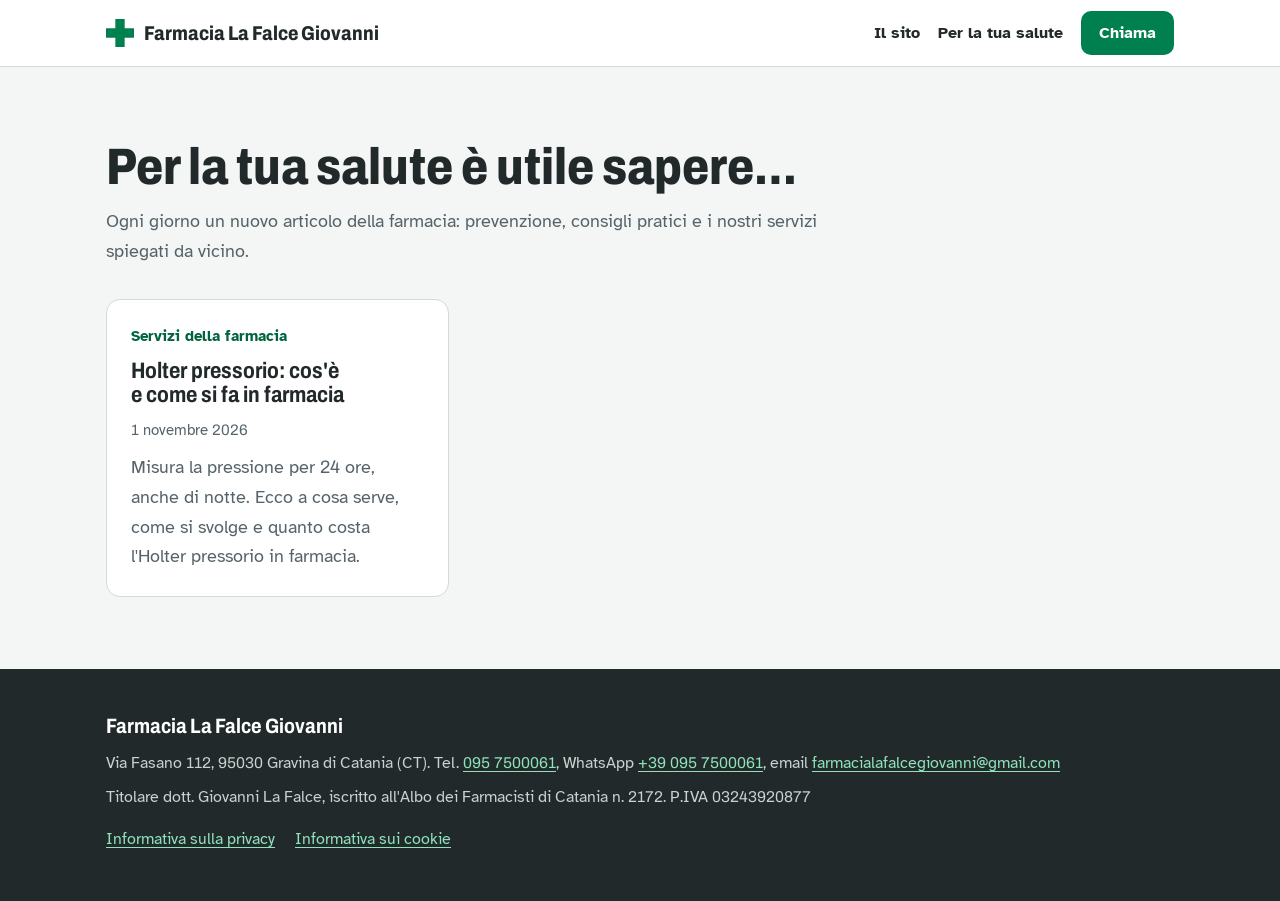
<file: sito/blog/index.html>
<!DOCTYPE html>
<html lang="it">
<head>
<meta charset="utf-8">
<meta name="viewport" content="width=device-width, initial-scale=1">
<title>Per la tua salute è utile sapere… | Farmacia La Falce Giovanni</title>
<meta name="description" content="Ogni giorno un articolo della Farmacia La Falce Giovanni di Gravina di Catania: prevenzione, consigli pratici e servizi della farmacia.">
<meta name="theme-color" content="#00804E">
<link rel="canonical" href="https://www.farmacialafalcegiovanni.it/blog/">
<link rel="icon" href="../favicon.svg" type="image/svg+xml">
<link rel="apple-touch-icon" href="../apple-touch-icon.png">
<meta property="og:type" content="website">
<meta property="og:locale" content="it_IT">
<meta property="og:site_name" content="Farmacia La Falce Giovanni">
<meta property="og:title" content="Per la tua salute è utile sapere…">
<meta property="og:description" content="Ogni giorno un articolo della Farmacia La Falce Giovanni di Gravina di Catania: prevenzione, consigli pratici e servizi della farmacia.">
<meta property="og:url" content="https://www.farmacialafalcegiovanni.it/blog/">
<meta property="og:image" content="https://www.farmacialafalcegiovanni.it/og-image.jpg">
<meta name="twitter:card" content="summary_large_image">
<link rel="preload" href="../fonts/archivo.woff2" as="font" type="font/woff2" crossorigin>
<link rel="stylesheet" href="blog.css">

</head>
<body>
<a class="salta" href="#contenuto">Vai al contenuto</a>
<header class="testata">
  <div class="wrap">
    <a class="marchio" href="../index.html">
      <svg viewBox="0 0 30 30" aria-hidden="true"><path fill="#00804E" d="M10 0h10v10h10v10H20v10H10V20H0V10h10z"/></svg>
      <span>Farmacia La Falce Giovanni</span>
    </a>
    <nav aria-label="Menu principale">
      <a href="../index.html">Il sito</a>
      <a href="index.html">Per la tua salute</a>
      <a class="btn" href="tel:+390957500061">Chiama</a>
    </nav>
  </div>
</header>
<main id="contenuto">
<section class="wrap elenco">
  <h1>Per la tua salute è utile sapere…</h1>
  <p class="intro">Ogni giorno un nuovo articolo della farmacia: prevenzione, consigli pratici e i nostri servizi spiegati da vicino.</p>
  <ul class="schede-articoli">
    <li class="scheda-articolo"><span class="categoria">Servizi della farmacia</span><h2><a href="holter-pressorio-come-funziona.html">Holter pressorio: cos&#x27;è e come si fa in farmacia</a></h2><time datetime="2026-11-01">1 novembre 2026</time><p>Misura la pressione per 24 ore, anche di notte. Ecco a cosa serve, come si svolge e quanto costa l&#x27;Holter pressorio in farmacia.</p></li>
  </ul>
</section>
</main>
<footer class="piede">
  <div class="wrap">
    <strong>Farmacia La Falce Giovanni</strong>
    <p>Via Fasano 112, 95030 Gravina di Catania (CT). Tel. <a href="tel:+390957500061">095 7500061</a>, WhatsApp <a href="https://wa.me/390957500061">+39 095 7500061</a>, email <a href="mailto:farmacialafalcegiovanni@gmail.com">farmacialafalcegiovanni@gmail.com</a></p>
    <p>Titolare dott. Giovanni La Falce, iscritto all'Albo dei Farmacisti di Catania n. 2172. P.IVA 03243920877</p>
    <p class="link-legali"><a href="../privacy.html">Informativa sulla privacy</a> <a href="../cookie.html">Informativa sui cookie</a></p>
  </div>
</footer>
</body>
</html>
</file>
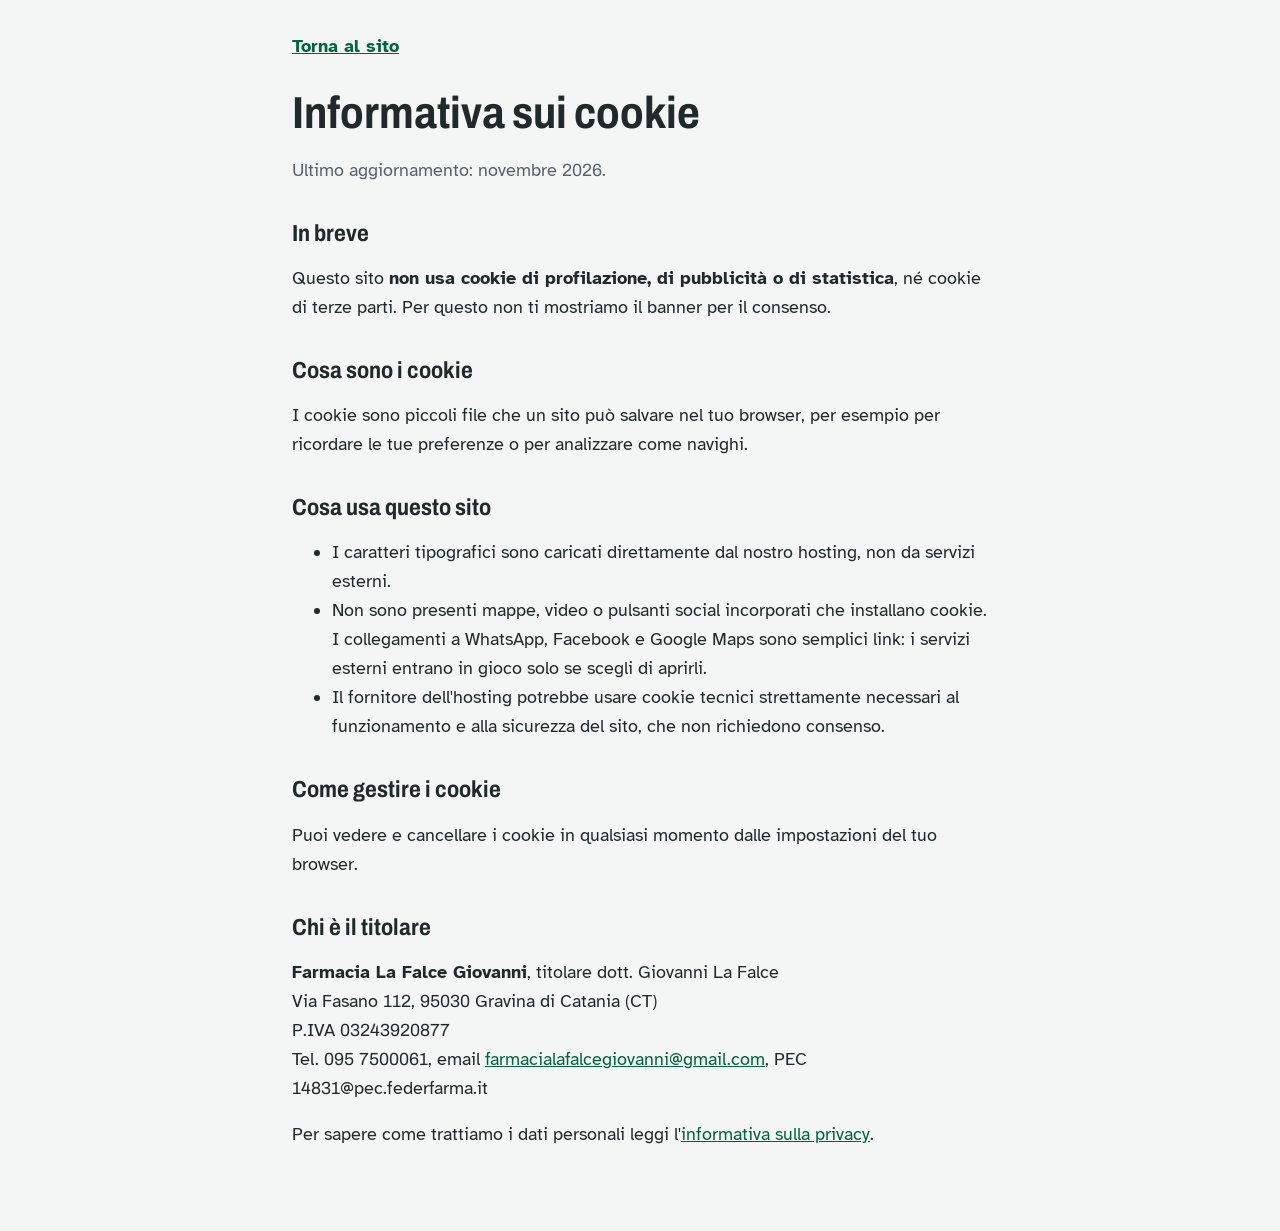
<file: sito/cookie.html>
<!DOCTYPE html>
<html lang="it">
<head>
<meta charset="utf-8">
<meta name="viewport" content="width=device-width, initial-scale=1">
<title>Informativa sui cookie | Farmacia La Falce Giovanni</title>
<meta name="robots" content="noindex">
<link rel="icon" href="favicon.svg" type="image/svg+xml">
<style>
@font-face { font-family: "Archivo"; src: url("fonts/archivo.woff2") format("woff2"); font-weight: 100 900; font-stretch: 62% 125%; font-display: swap; }
@font-face { font-family: "Atkinson Hyperlegible"; src: url("fonts/atkinson-400.woff2") format("woff2"); font-weight: 400; unicode-range: U+0000-002F, U+003A-FFFF; font-display: swap; }
@font-face { font-family: "Atkinson Hyperlegible"; src: url("fonts/atkinson-700.woff2") format("woff2"); font-weight: 700; unicode-range: U+0000-002F, U+003A-FFFF; font-display: swap; }
:root { --calce:#F3F6F4; --basalto:#22292B; --pietra:#56636A; --croce:#00804E; --croce-scuro:#00653D; --linea:#D2DBD7; color-scheme: light; }
* { box-sizing: border-box; }
body { margin:0; background:var(--calce); color:var(--basalto); font-family:"Atkinson Hyperlegible","Archivo","Segoe UI",Roboto,Arial,sans-serif; font-size:1.1rem; line-height:1.65; }
.wrap { max-width: 760px; margin: 0 auto; padding: 32px clamp(16px,4vw,32px) 64px; }
.torna { display:inline-block; margin-bottom: 28px; font-weight:700; color:var(--croce-scuro); }
h1, h2 { font-family:"Archivo","Arial Narrow",Arial,sans-serif; font-stretch:84%; line-height:1.1; text-wrap:balance; }
h1 { font-size: clamp(2rem,5vw,2.8rem); margin: 0 0 8px; }
h2 { font-size: 1.45rem; margin: 36px 0 8px; }
p, li { max-width: 66ch; }
a { color: var(--croce-scuro); }
.data { color: var(--pietra); }
:focus-visible { outline: 3px solid var(--basalto); outline-offset: 3px; }
</style>
</head>
<body>
<main class="wrap">
<a class="torna" href="index.html">Torna al sito</a>
<h1>Informativa sui cookie</h1>
<p class="data">Ultimo aggiornamento: novembre 2026.</p>

<h2>In breve</h2>
<p>Questo sito <strong>non usa cookie di profilazione, di pubblicità o di statistica</strong>, né cookie di terze parti. Per questo non ti mostriamo il banner per il consenso.</p>

<h2>Cosa sono i cookie</h2>
<p>I cookie sono piccoli file che un sito può salvare nel tuo browser, per esempio per ricordare le tue preferenze o per analizzare come navighi.</p>

<h2>Cosa usa questo sito</h2>
<ul>
<li>I caratteri tipografici sono caricati direttamente dal nostro hosting, non da servizi esterni.</li>
<li>Non sono presenti mappe, video o pulsanti social incorporati che installano cookie. I collegamenti a WhatsApp, Facebook e Google Maps sono semplici link: i servizi esterni entrano in gioco solo se scegli di aprirli.</li>
<li>Il fornitore dell'hosting potrebbe usare cookie tecnici strettamente necessari al funzionamento e alla sicurezza del sito, che non richiedono consenso.</li>
</ul>

<h2>Come gestire i cookie</h2>
<p>Puoi vedere e cancellare i cookie in qualsiasi momento dalle impostazioni del tuo browser.</p>

<h2>Chi è il titolare</h2>
<p><strong>Farmacia La Falce Giovanni</strong>, titolare dott. Giovanni La Falce<br>
Via Fasano 112, 95030 Gravina di Catania (CT)<br>
P.IVA 03243920877<br>
Tel. 095 7500061, email <a href="mailto:farmacialafalcegiovanni@gmail.com">farmacialafalcegiovanni@gmail.com</a>, PEC 14831@pec.federfarma.it</p>
<p>Per sapere come trattiamo i dati personali leggi l'<a href="privacy.html">informativa sulla privacy</a>.</p>

</main>
</body>
</html>
</file>
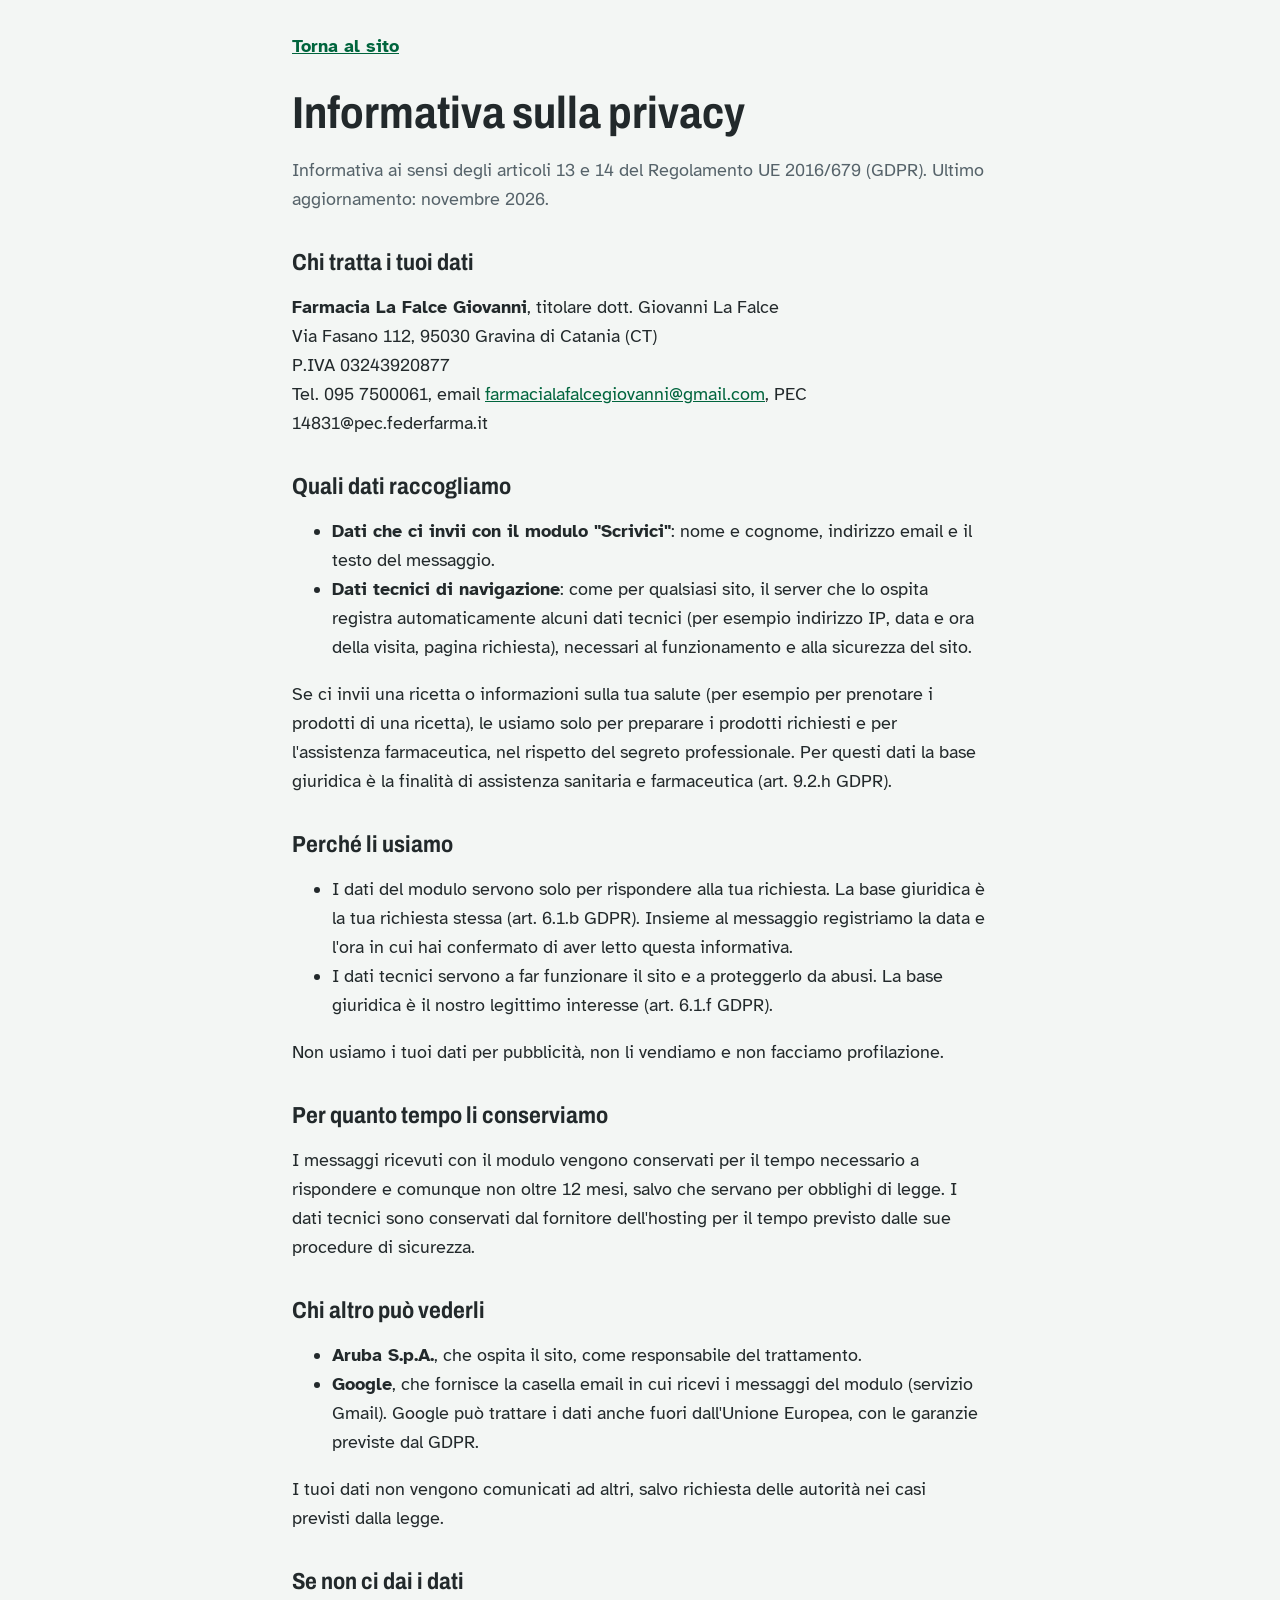
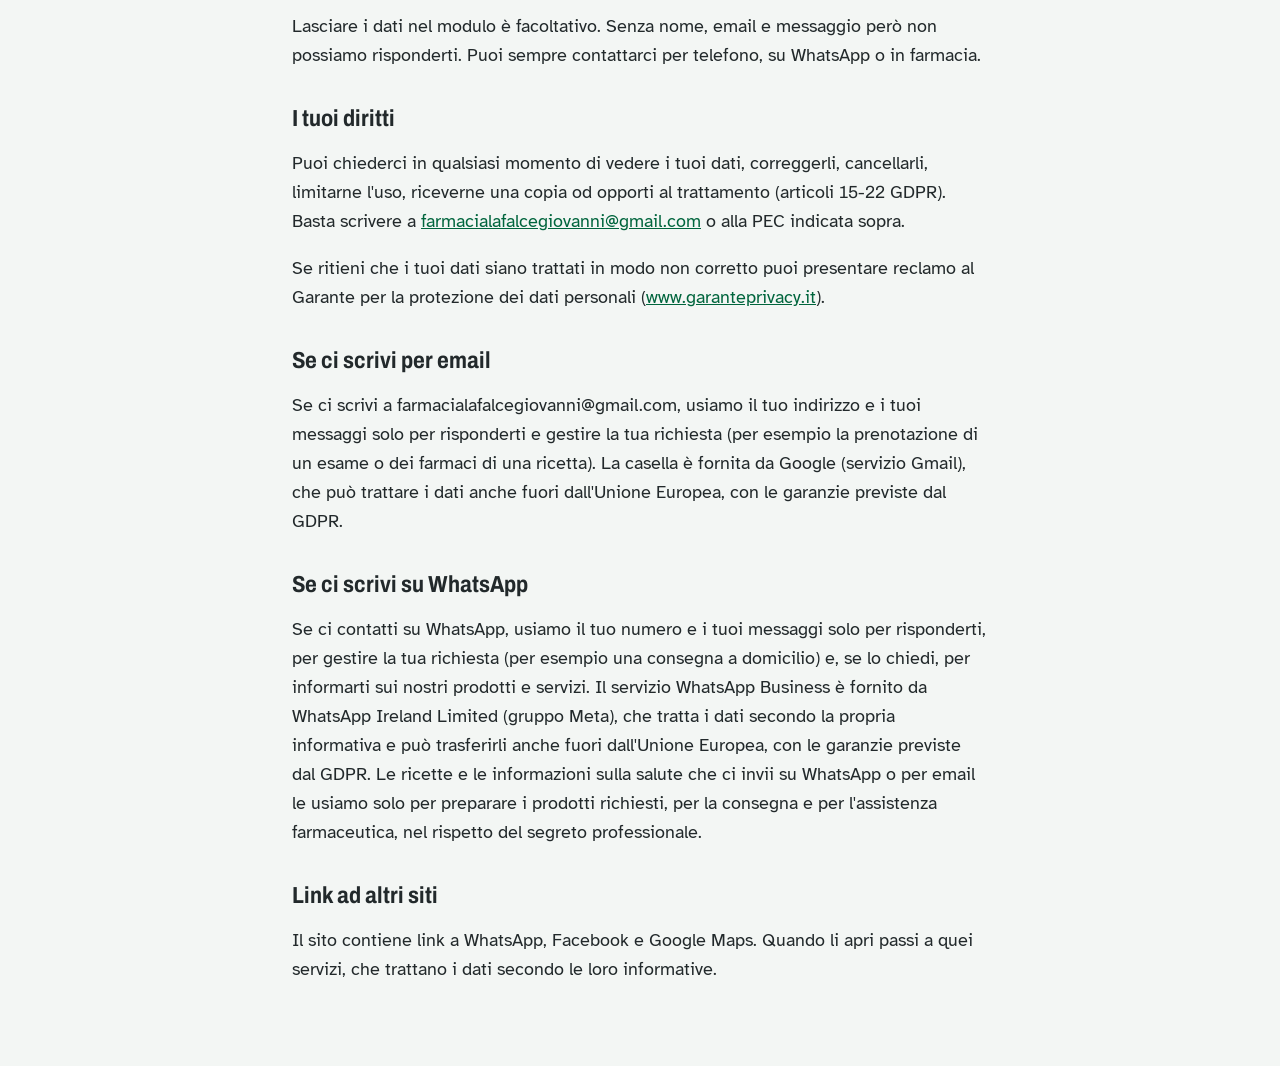
<file: sito/privacy.html>
<!DOCTYPE html>
<html lang="it">
<head>
<meta charset="utf-8">
<meta name="viewport" content="width=device-width, initial-scale=1">
<title>Informativa sulla privacy | Farmacia La Falce Giovanni</title>
<meta name="robots" content="noindex">
<link rel="icon" href="favicon.svg" type="image/svg+xml">
<style>
@font-face { font-family: "Archivo"; src: url("fonts/archivo.woff2") format("woff2"); font-weight: 100 900; font-stretch: 62% 125%; font-display: swap; }
@font-face { font-family: "Atkinson Hyperlegible"; src: url("fonts/atkinson-400.woff2") format("woff2"); font-weight: 400; unicode-range: U+0000-002F, U+003A-FFFF; font-display: swap; }
@font-face { font-family: "Atkinson Hyperlegible"; src: url("fonts/atkinson-700.woff2") format("woff2"); font-weight: 700; unicode-range: U+0000-002F, U+003A-FFFF; font-display: swap; }
:root { --calce:#F3F6F4; --basalto:#22292B; --pietra:#56636A; --croce:#00804E; --croce-scuro:#00653D; --linea:#D2DBD7; color-scheme: light; }
* { box-sizing: border-box; }
body { margin:0; background:var(--calce); color:var(--basalto); font-family:"Atkinson Hyperlegible","Archivo","Segoe UI",Roboto,Arial,sans-serif; font-size:1.1rem; line-height:1.65; }
.wrap { max-width: 760px; margin: 0 auto; padding: 32px clamp(16px,4vw,32px) 64px; }
.torna { display:inline-block; margin-bottom: 28px; font-weight:700; color:var(--croce-scuro); }
h1, h2 { font-family:"Archivo","Arial Narrow",Arial,sans-serif; font-stretch:84%; line-height:1.1; text-wrap:balance; }
h1 { font-size: clamp(2rem,5vw,2.8rem); margin: 0 0 8px; }
h2 { font-size: 1.45rem; margin: 36px 0 8px; }
p, li { max-width: 66ch; }
a { color: var(--croce-scuro); }
.data { color: var(--pietra); }
:focus-visible { outline: 3px solid var(--basalto); outline-offset: 3px; }
</style>
</head>
<body>
<main class="wrap">
<a class="torna" href="index.html">Torna al sito</a>
<h1>Informativa sulla privacy</h1>
<p class="data">Informativa ai sensi degli articoli 13 e 14 del Regolamento UE 2016/679 (GDPR). Ultimo aggiornamento: novembre 2026.</p>

<h2>Chi tratta i tuoi dati</h2>
<p><strong>Farmacia La Falce Giovanni</strong>, titolare dott. Giovanni La Falce<br>
Via Fasano 112, 95030 Gravina di Catania (CT)<br>
P.IVA 03243920877<br>
Tel. 095 7500061, email <a href="mailto:farmacialafalcegiovanni@gmail.com">farmacialafalcegiovanni@gmail.com</a>, PEC 14831@pec.federfarma.it</p>

<h2>Quali dati raccogliamo</h2>
<ul>
<li><strong>Dati che ci invii con il modulo "Scrivici"</strong>: nome e cognome, indirizzo email e il testo del messaggio.</li>
<li><strong>Dati tecnici di navigazione</strong>: come per qualsiasi sito, il server che lo ospita registra automaticamente alcuni dati tecnici (per esempio indirizzo IP, data e ora della visita, pagina richiesta), necessari al funzionamento e alla sicurezza del sito.</li>
</ul>
<p>Se ci invii una ricetta o informazioni sulla tua salute (per esempio per prenotare i prodotti di una ricetta), le usiamo solo per preparare i prodotti richiesti e per l'assistenza farmaceutica, nel rispetto del segreto professionale. Per questi dati la base giuridica è la finalità di assistenza sanitaria e farmaceutica (art. 9.2.h GDPR).</p>

<h2>Perché li usiamo</h2>
<ul>
<li>I dati del modulo servono solo per rispondere alla tua richiesta. La base giuridica è la tua richiesta stessa (art. 6.1.b GDPR). Insieme al messaggio registriamo la data e l'ora in cui hai confermato di aver letto questa informativa.</li>
<li>I dati tecnici servono a far funzionare il sito e a proteggerlo da abusi. La base giuridica è il nostro legittimo interesse (art. 6.1.f GDPR).</li>
</ul>
<p>Non usiamo i tuoi dati per pubblicità, non li vendiamo e non facciamo profilazione.</p>

<h2>Per quanto tempo li conserviamo</h2>
<p>I messaggi ricevuti con il modulo vengono conservati per il tempo necessario a rispondere e comunque non oltre 12 mesi, salvo che servano per obblighi di legge. I dati tecnici sono conservati dal fornitore dell'hosting per il tempo previsto dalle sue procedure di sicurezza.</p>

<h2>Chi altro può vederli</h2>
<ul>
<li><strong>Aruba S.p.A.</strong>, che ospita il sito, come responsabile del trattamento.</li>
<li><strong>Google</strong>, che fornisce la casella email in cui ricevi i messaggi del modulo (servizio Gmail). Google può trattare i dati anche fuori dall'Unione Europea, con le garanzie previste dal GDPR.</li>
</ul>
<p>I tuoi dati non vengono comunicati ad altri, salvo richiesta delle autorità nei casi previsti dalla legge.</p>

<h2>Se non ci dai i dati</h2>
<p>Lasciare i dati nel modulo è facoltativo. Senza nome, email e messaggio però non possiamo risponderti. Puoi sempre contattarci per telefono, su WhatsApp o in farmacia.</p>

<h2>I tuoi diritti</h2>
<p>Puoi chiederci in qualsiasi momento di vedere i tuoi dati, correggerli, cancellarli, limitarne l'uso, riceverne una copia od opporti al trattamento (articoli 15-22 GDPR). Basta scrivere a <a href="mailto:farmacialafalcegiovanni@gmail.com">farmacialafalcegiovanni@gmail.com</a> o alla PEC indicata sopra.</p>
<p>Se ritieni che i tuoi dati siano trattati in modo non corretto puoi presentare reclamo al Garante per la protezione dei dati personali (<a href="https://www.garanteprivacy.it">www.garanteprivacy.it</a>).</p>

<h2>Se ci scrivi per email</h2>
<p>Se ci scrivi a farmacialafalcegiovanni@gmail.com, usiamo il tuo indirizzo e i tuoi messaggi solo per risponderti e gestire la tua richiesta (per esempio la prenotazione di un esame o dei farmaci di una ricetta). La casella è fornita da Google (servizio Gmail), che può trattare i dati anche fuori dall'Unione Europea, con le garanzie previste dal GDPR.</p>

<h2>Se ci scrivi su WhatsApp</h2>
<p>Se ci contatti su WhatsApp, usiamo il tuo numero e i tuoi messaggi solo per risponderti, per gestire la tua richiesta (per esempio una consegna a domicilio) e, se lo chiedi, per informarti sui nostri prodotti e servizi. Il servizio WhatsApp Business è fornito da WhatsApp Ireland Limited (gruppo Meta), che tratta i dati secondo la propria informativa e può trasferirli anche fuori dall'Unione Europea, con le garanzie previste dal GDPR. Le ricette e le informazioni sulla salute che ci invii su WhatsApp o per email le usiamo solo per preparare i prodotti richiesti, per la consegna e per l'assistenza farmaceutica, nel rispetto del segreto professionale.</p>

<h2>Link ad altri siti</h2>
<p>Il sito contiene link a WhatsApp, Facebook e Google Maps. Quando li apri passi a quei servizi, che trattano i dati secondo le loro informative.</p>

</main>
</body>
</html>
</file>
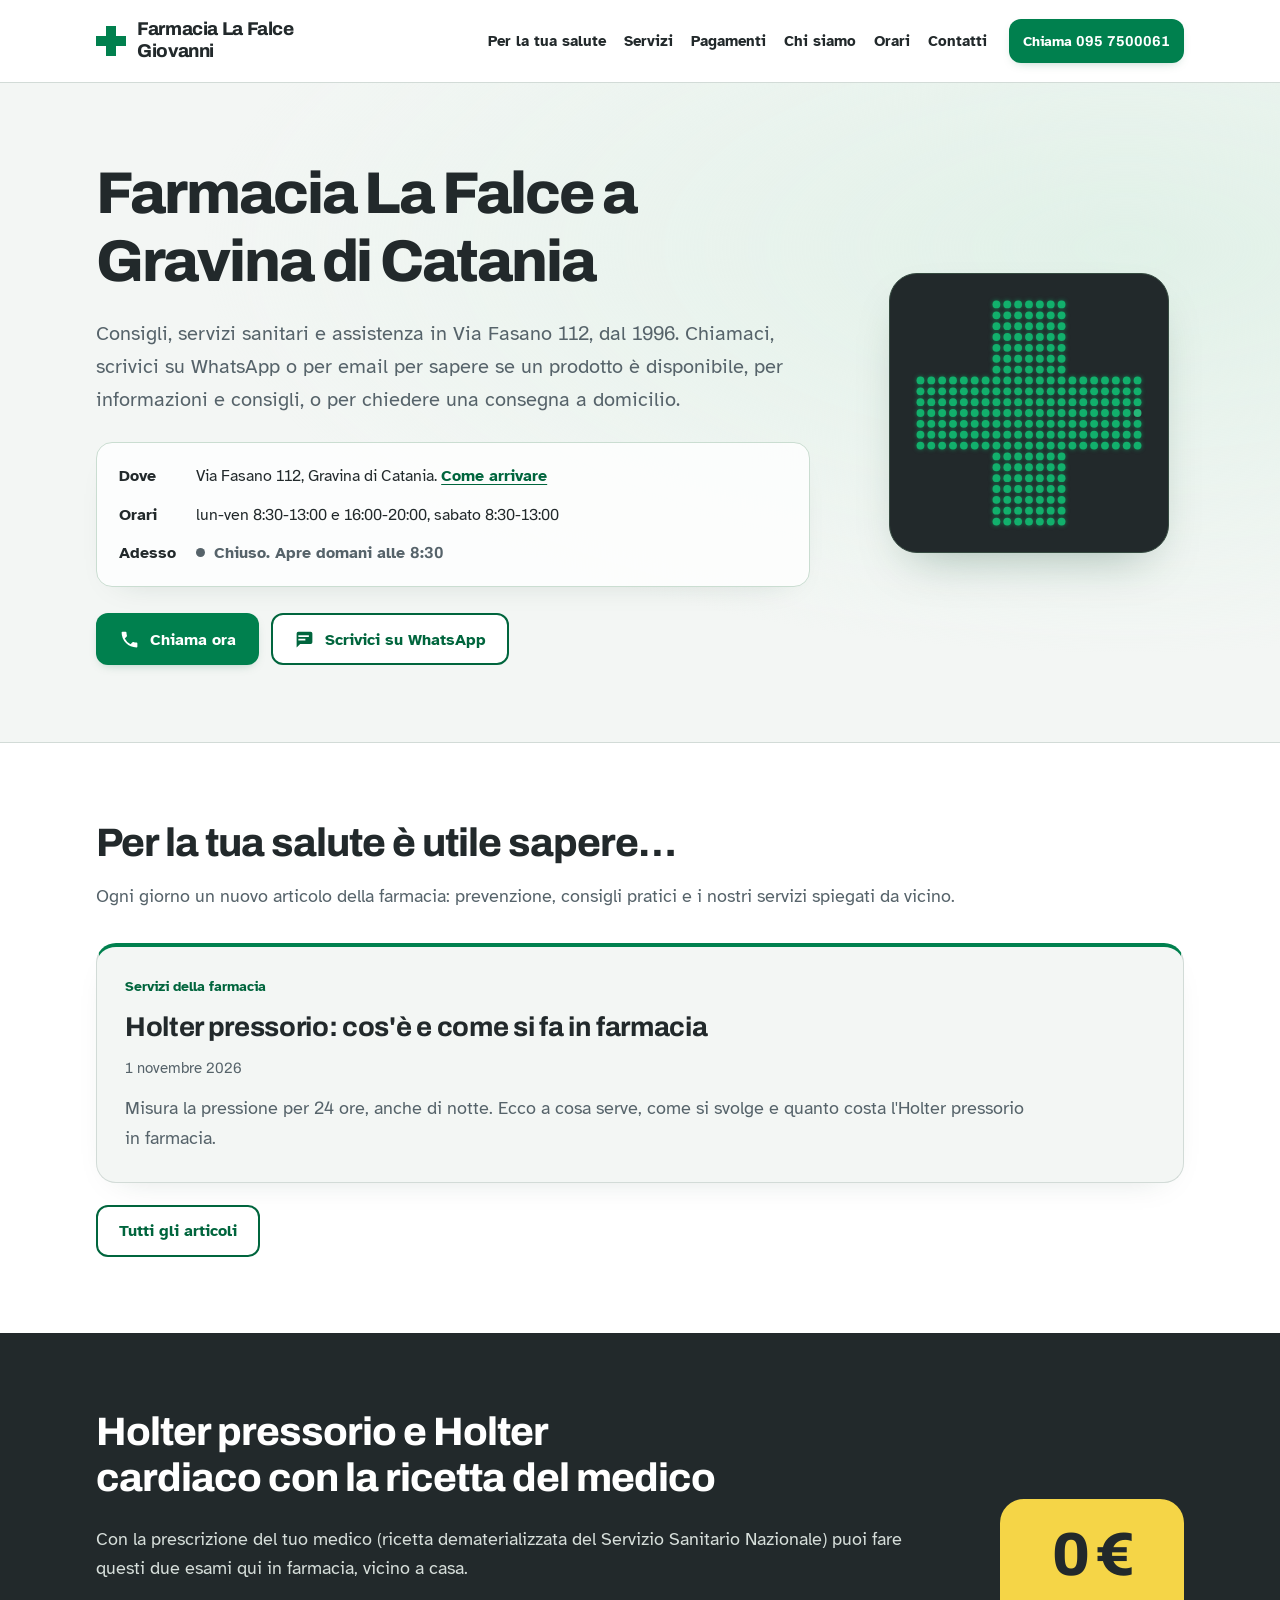
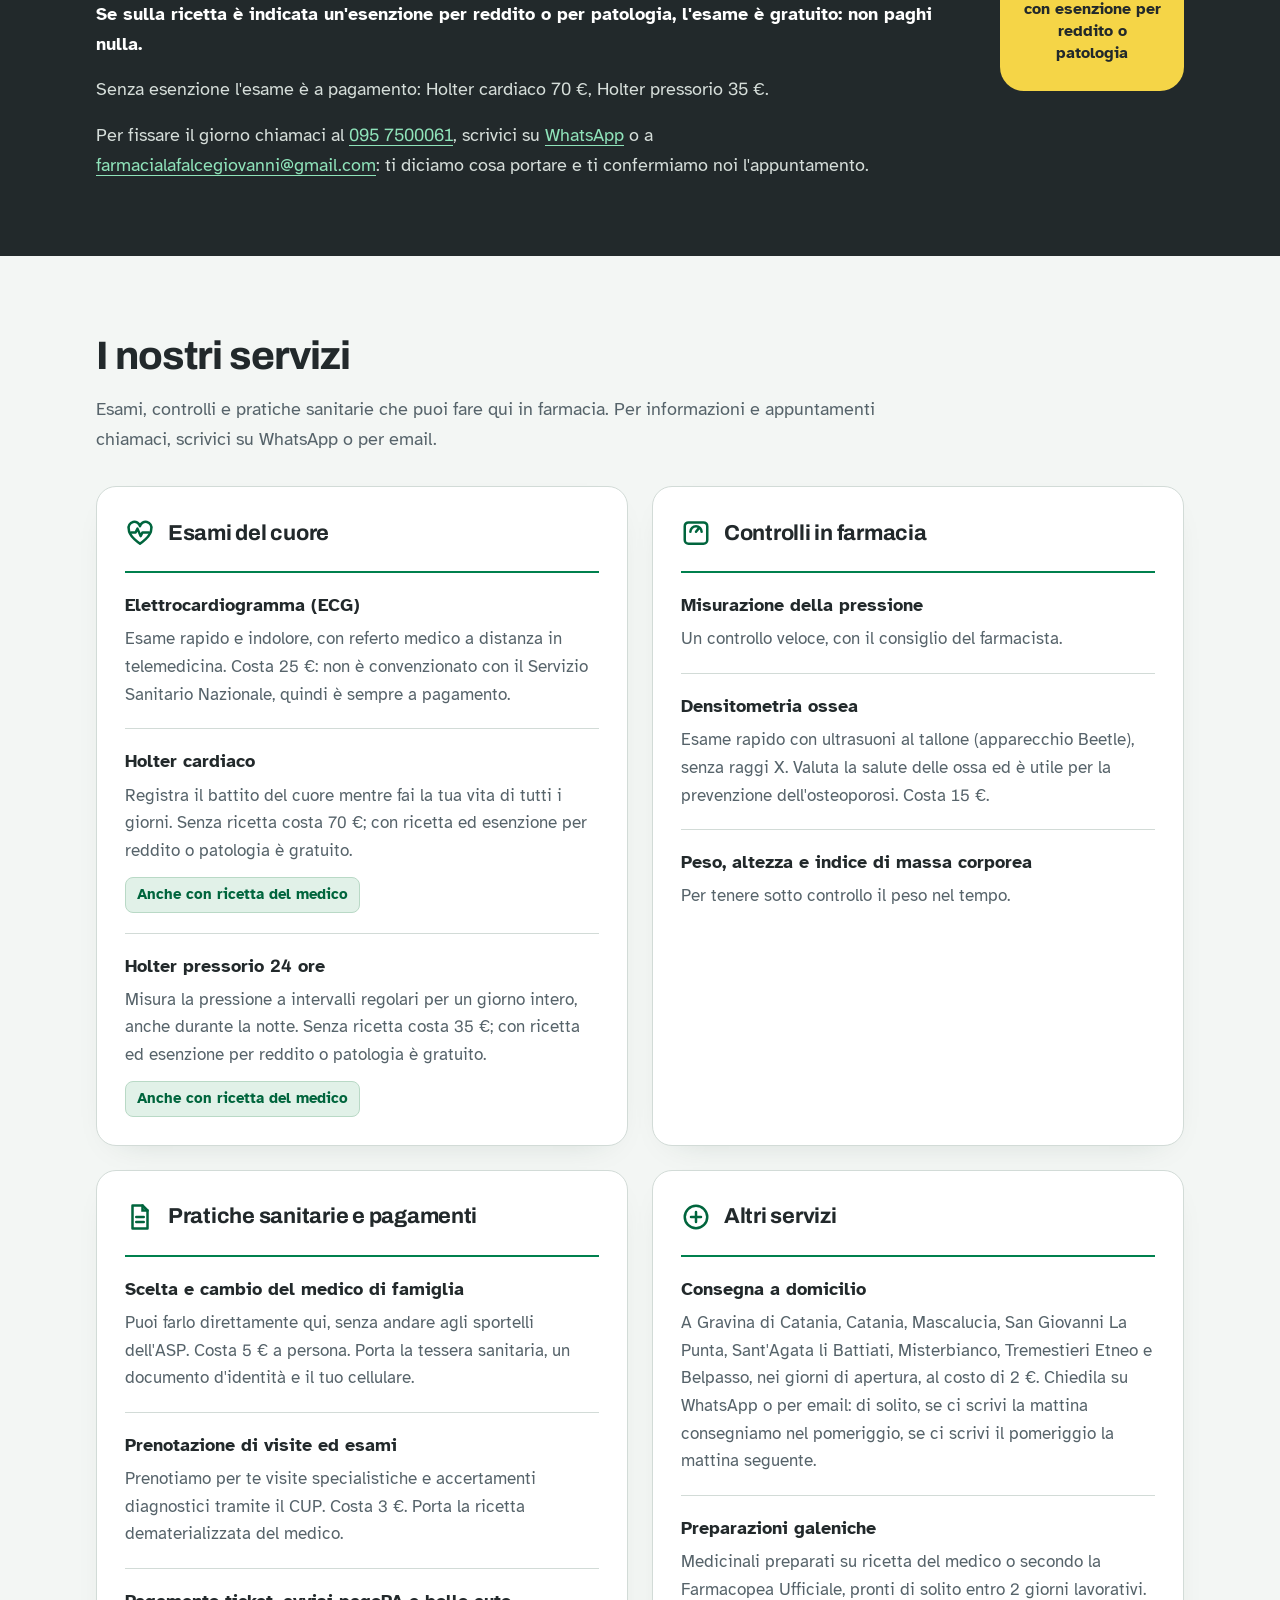
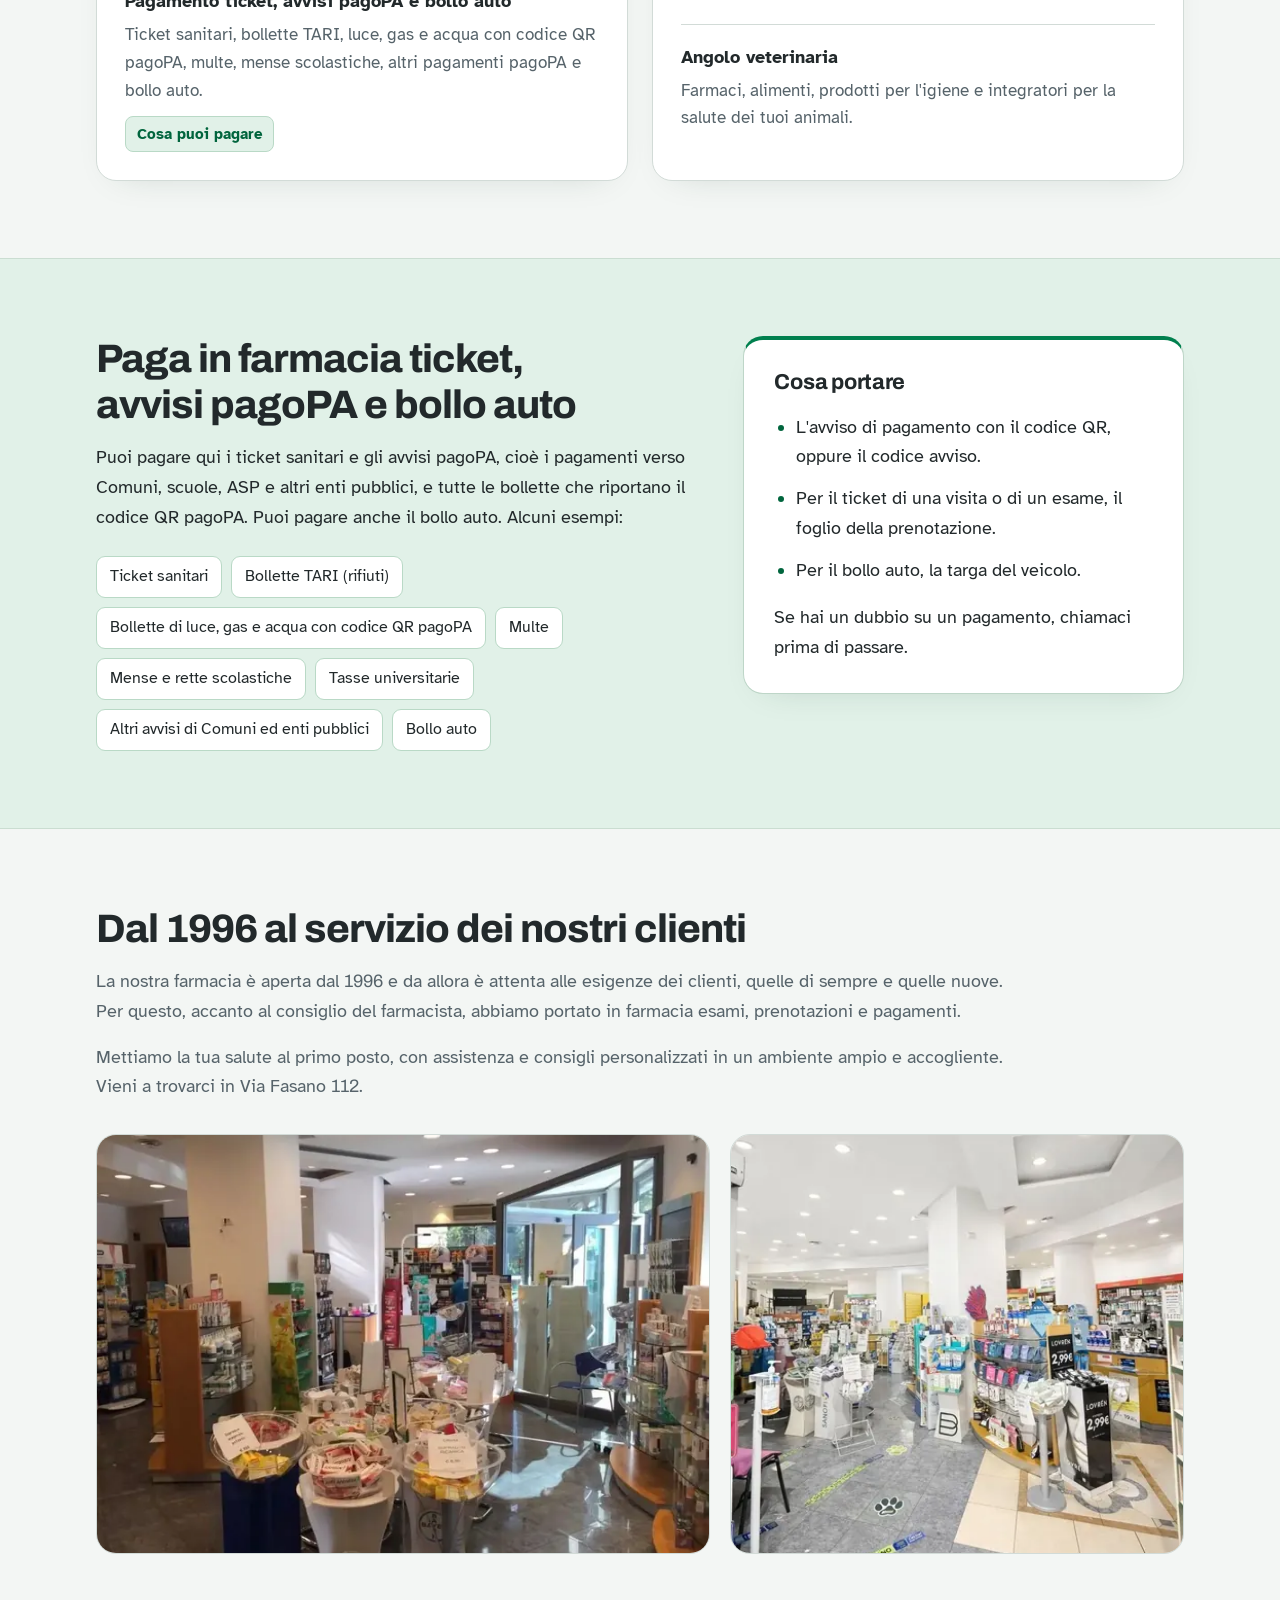
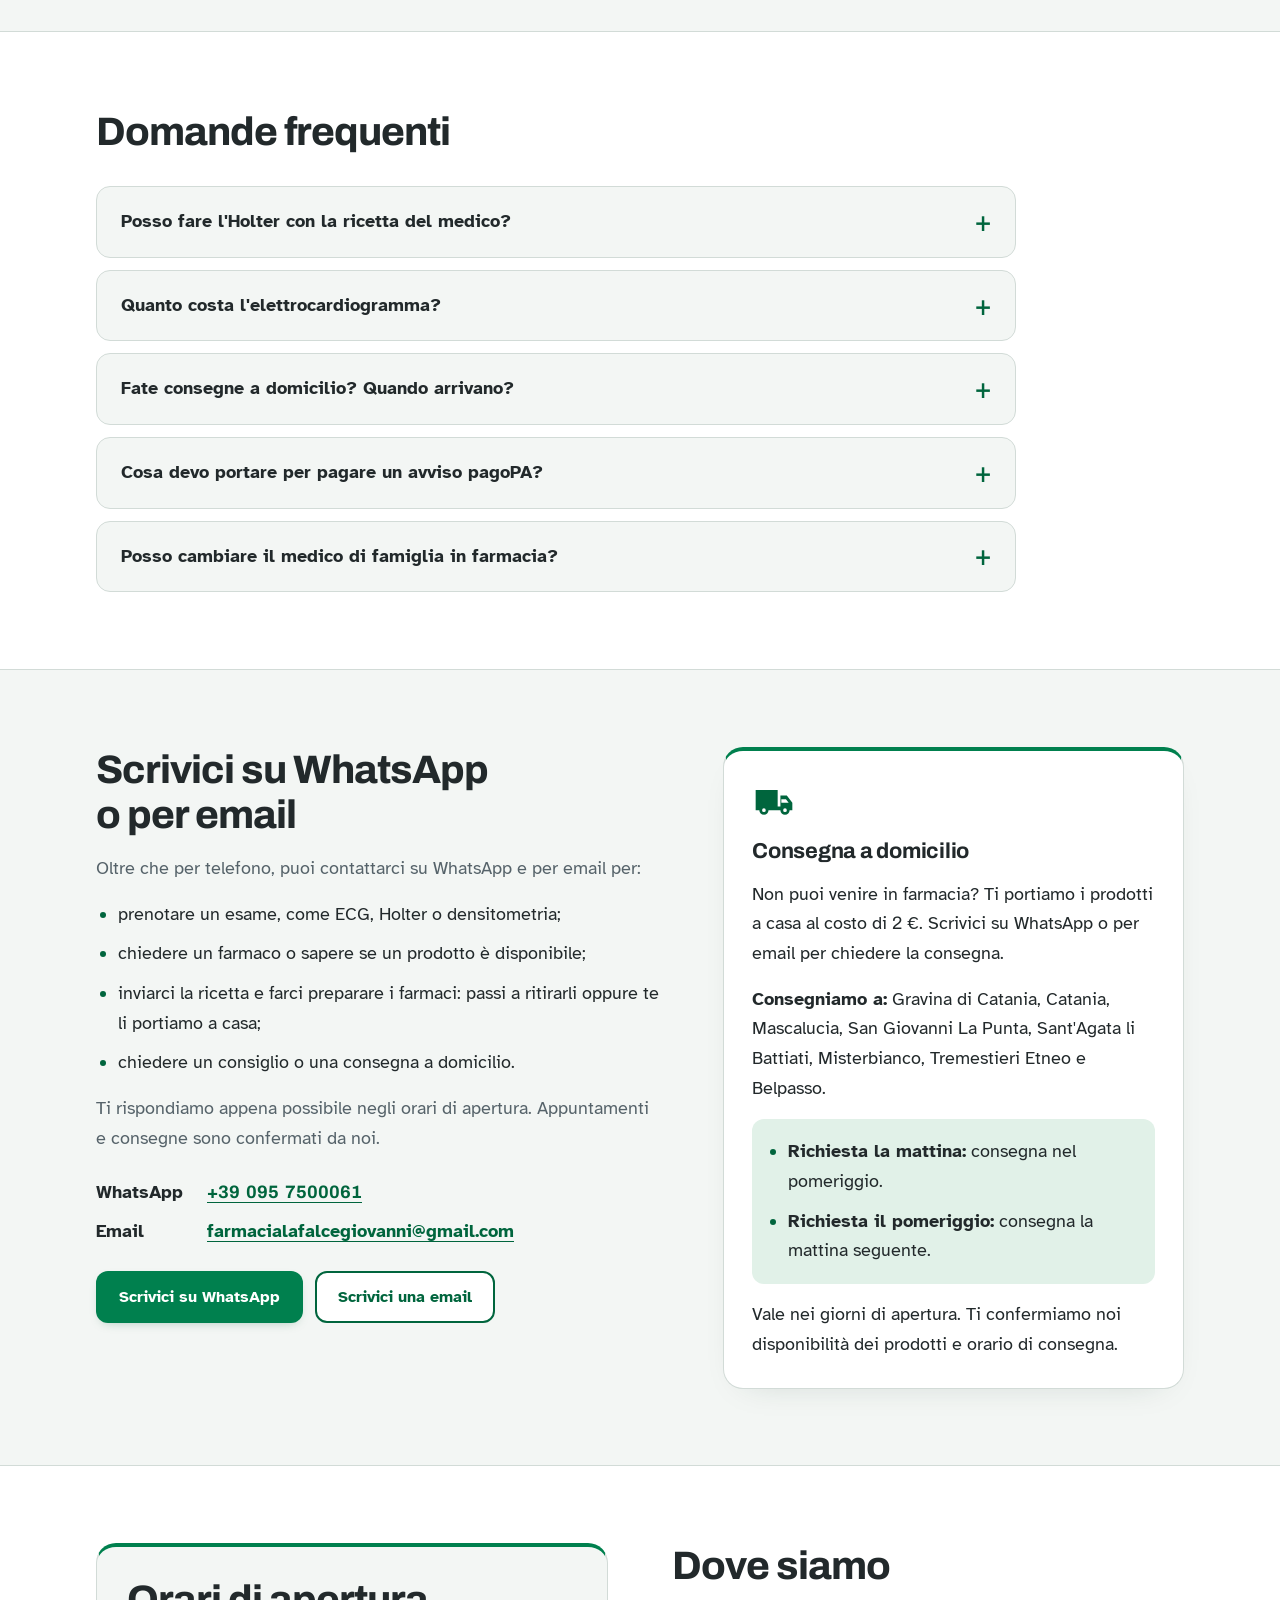
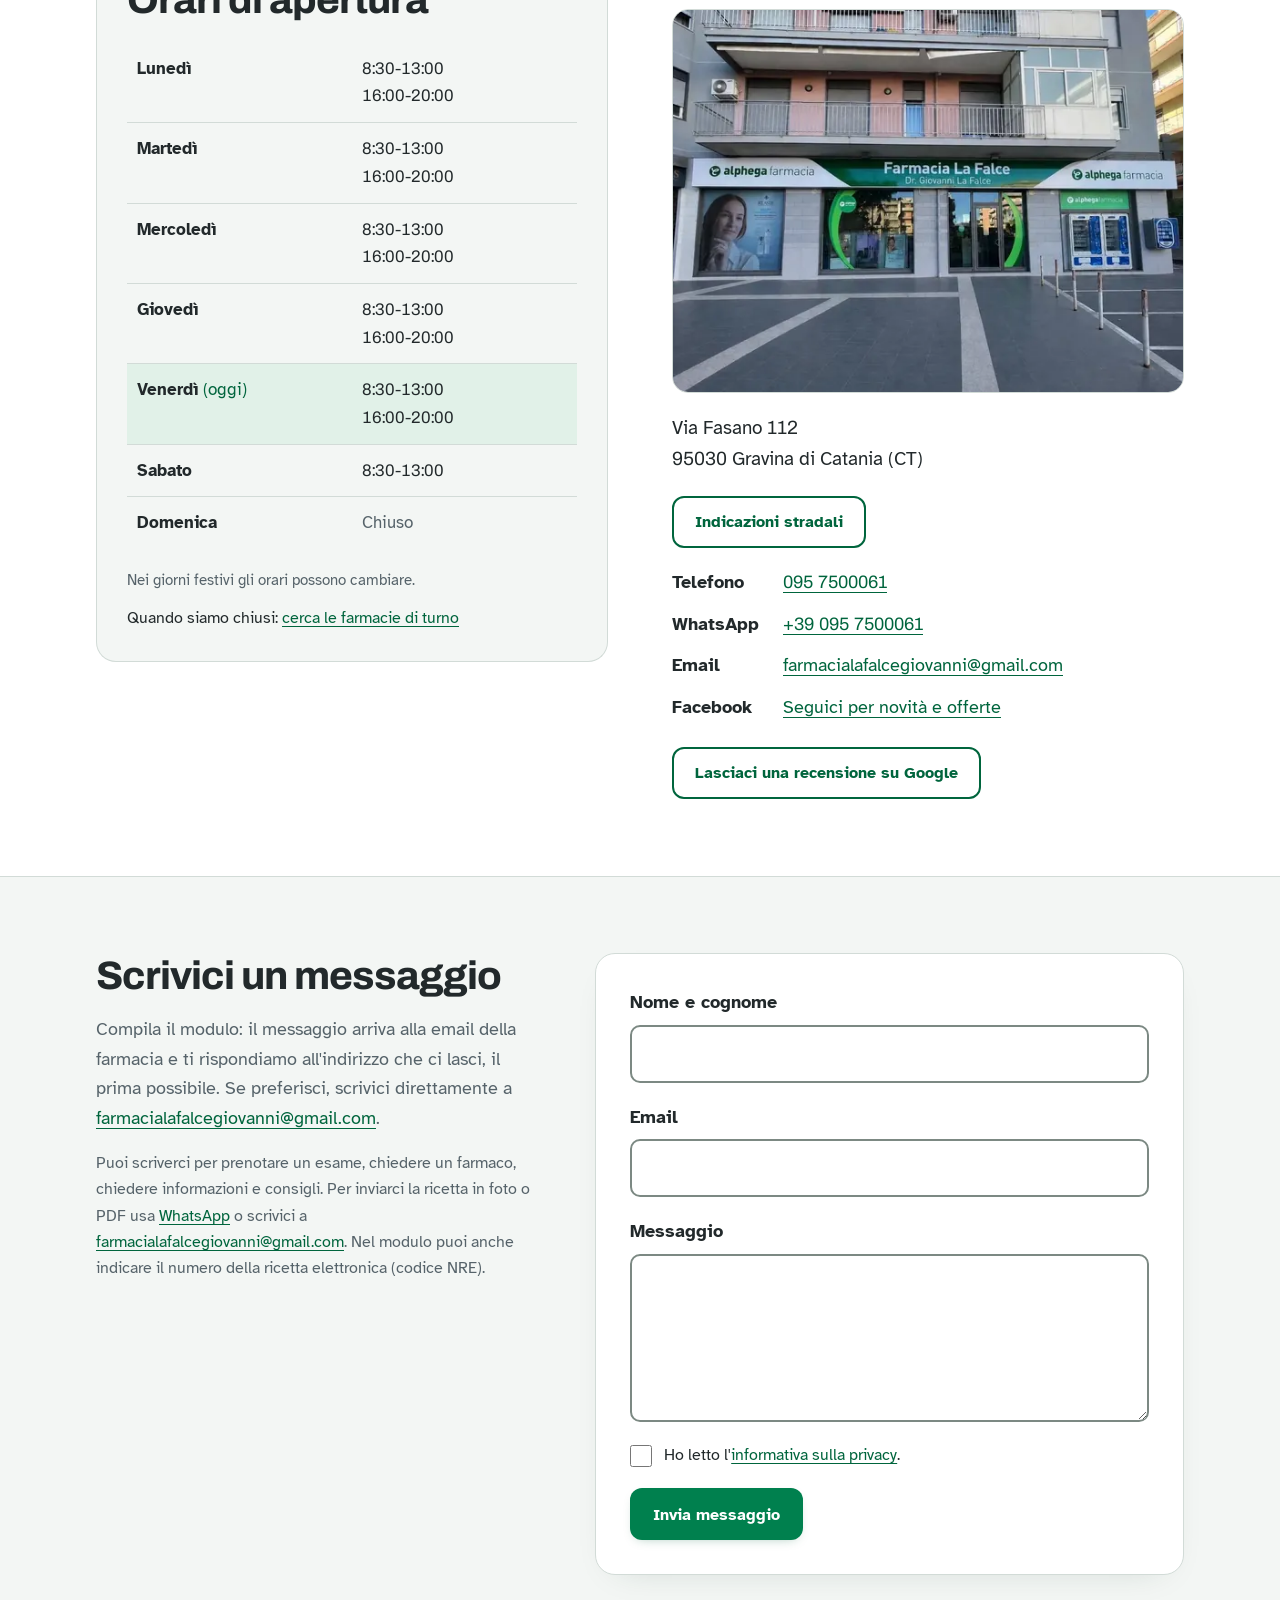
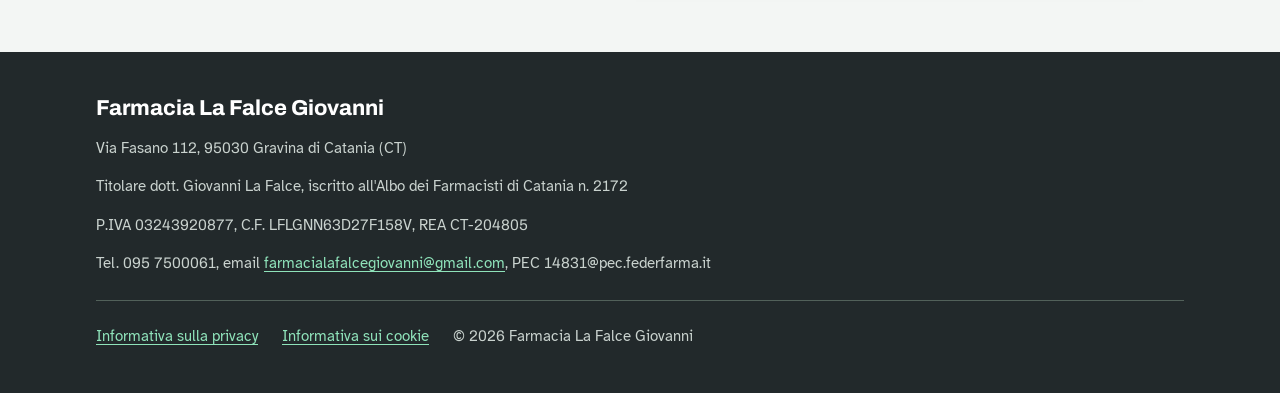
<file: verifica/farmacia-la-falce-pagina-unica.html>
<!DOCTYPE html>

<html lang="it">
<head>
<!-- Revisione grafica e tecnica 15-11-2026, adattata per la pubblicazione su Aruba: caratteri e foto come file separati nelle cartelle fonts/ e foto/. --><meta charset="utf-8"/>
<meta content="width=device-width, initial-scale=1" name="viewport"/>
<title>Farmacia La Falce Giovanni, Gravina di Catania</title>
<meta content="Farmacia a Gravina di Catania, Via Fasano 112. Holter con ricetta, ECG, cambio medico, prenotazioni CUP, ticket e pagoPA, consegna a domicilio." name="description"/>
<meta content="#00804E" name="theme-color"/>
<script>document.documentElement.classList.add('menu-pronto');</script>

<link href="[data-uri]" rel="icon" type="image/svg+xml"/>
<link href="[data-uri]" rel="apple-touch-icon"/>
<link href="https://www.farmacialafalcegiovanni.it/" rel="canonical"/>
<meta content="website" property="og:type"/>
<meta content="it_IT" property="og:locale"/>
<meta content="Farmacia La Falce Giovanni" property="og:site_name"/>
<meta content="Farmacia La Falce Giovanni, Gravina di Catania" property="og:title"/>
<meta content="Via Fasano 112, Gravina di Catania. Holter anche con ricetta del medico, ECG in telemedicina, cambio medico, prenotazioni CUP, ticket e pagoPA, consegna a domicilio." property="og:description"/>
<meta content="https://www.farmacialafalcegiovanni.it/" property="og:url"/>
<meta content="https://www.farmacialafalcegiovanni.it/og-image.jpg" property="og:image"/>
<meta content="1200" property="og:image:width"/>
<meta content="630" property="og:image:height"/>
<meta content="summary_large_image" name="twitter:card"/>
<!-- ORARI: aggiornare tabella visibile, riepilogo iniziale e openingHoursSpecification. Lo stato dinamico legge la tabella; le eccezioni sono nello script in fondo. -->
<script type="application/ld+json">
{
  "@context": "https://schema.org",
  "@type": "Pharmacy",
  "@id": "https://www.farmacialafalcegiovanni.it/#farmacia",
  "name": "Farmacia La Falce Giovanni",
  "url": "https://www.farmacialafalcegiovanni.it/",
  "image": "https://www.farmacialafalcegiovanni.it/og-image.jpg",
  "logo": "https://www.farmacialafalcegiovanni.it/apple-touch-icon.png",
  "foundingDate": "1996",
  "hasMap": "https://www.google.com/maps/search/?api=1&query=Farmacia+La+Falce+Giovanni+Via+Fasano+112+Gravina+di+Catania",
  "areaServed": [{"@type": "City", "name": "Gravina di Catania"}, {"@type": "City", "name": "Catania"}, {"@type": "City", "name": "Mascalucia"}, {"@type": "City", "name": "San Giovanni La Punta"}, {"@type": "City", "name": "Sant'Agata li Battiati"}, {"@type": "City", "name": "Misterbianco"}, {"@type": "City", "name": "Tremestieri Etneo"}, {"@type": "City", "name": "Belpasso"}],
  "currenciesAccepted": "EUR",
  "telephone": "+39 095 7500061",
  "email": "farmacialafalcegiovanni@gmail.com",
  "address": {
    "@type": "PostalAddress",
    "streetAddress": "Via Fasano 112",
    "postalCode": "95030",
    "addressLocality": "Gravina di Catania",
    "addressRegion": "CT",
    "addressCountry": "IT"
  },
  "openingHoursSpecification": [
    {"@type": "OpeningHoursSpecification", "dayOfWeek": ["Monday","Tuesday","Wednesday","Thursday","Friday"], "opens": "08:30", "closes": "13:00"},
    {"@type": "OpeningHoursSpecification", "dayOfWeek": ["Monday","Tuesday","Wednesday","Thursday","Friday"], "opens": "16:00", "closes": "20:00"},
    {"@type": "OpeningHoursSpecification", "dayOfWeek": "Saturday", "opens": "08:30", "closes": "13:00"}
  ],
  "sameAs": ["https://www.facebook.com/FarmaciaLafalceGiovanni/"],
  "makesOffer": [
    {"@type": "Offer", "itemOffered": {"@type": "Service", "name": "Elettrocardiogramma (ECG) in telemedicina"}, "price": "25.00", "priceCurrency": "EUR"},
    {"@type": "Offer", "itemOffered": {"@type": "Service", "name": "Holter cardiaco"}, "price": "70.00", "priceCurrency": "EUR", "description": "Prezzo senza ricetta; gratuito con ricetta del medico ed esenzione per reddito o patologia"},
    {"@type": "Offer", "itemOffered": {"@type": "Service", "name": "Holter pressorio 24 ore"}, "price": "35.00", "priceCurrency": "EUR", "description": "Prezzo senza ricetta; gratuito con ricetta del medico ed esenzione per reddito o patologia"},
    {"@type": "Offer", "itemOffered": {"@type": "Service", "name": "Densitometria ossea a ultrasuoni al tallone"}, "price": "15.00", "priceCurrency": "EUR"},
    {"@type": "Offer", "itemOffered": {"@type": "Service", "name": "Scelta e cambio del medico di famiglia"}, "price": "5.00", "priceCurrency": "EUR", "description": "A persona"},
    {"@type": "Offer", "itemOffered": {"@type": "Service", "name": "Prenotazione visite ed esami CUP"}, "price": "3.00", "priceCurrency": "EUR"},
    {"@type": "Offer", "itemOffered": {"@type": "Service", "name": "Pagamento ticket sanitari, avvisi pagoPA e bollo auto"}},
    {"@type": "Offer", "itemOffered": {"@type": "Service", "name": "Consegna a domicilio"}, "price": "2.00", "priceCurrency": "EUR"},
    {"@type": "Offer", "itemOffered": {"@type": "Service", "name": "Preparazioni galeniche"}},
    {"@type": "Offer", "itemOffered": {"@type": "Service", "name": "Angolo veterinaria"}}
  ]
}
</script>
<script type="application/ld+json">
{
  "@context": "https://schema.org",
  "@type": "FAQPage",
  "mainEntity": [
    {
      "@type": "Question",
      "name": "Posso fare l'Holter con la ricetta del medico?",
      "acceptedAnswer": {
        "@type": "Answer",
        "text": "Sì. L'Holter pressorio e l'Holter cardiaco si fanno in farmacia con la ricetta dematerializzata del tuo medico. Se sulla ricetta è indicata un'esenzione per reddito o per patologia l'esame è gratuito, altrimenti è a pagamento: l'Holter cardiaco costa 70 € e l'Holter pressorio 35 €. Per fissare il giorno chiamaci, scrivici su WhatsApp o per email: l'appuntamento è valido dopo la nostra conferma."
      }
    },
    {
      "@type": "Question",
      "name": "Quanto costa l'elettrocardiogramma?",
      "acceptedAnswer": {
        "@type": "Answer",
        "text": "L'ECG a riposo costa 25 €. Non è convenzionato con il Servizio Sanitario Nazionale, quindi è sempre a pagamento, anche con ricetta o esenzione. Il referto è di un medico a distanza, in telemedicina. Chiamaci o scrivici per il primo giorno disponibile."
      }
    },
    {
      "@type": "Question",
      "name": "Fate consegne a domicilio? Quando arrivano?",
      "acceptedAnswer": {
        "@type": "Answer",
        "text": "Sì, a Gravina di Catania, Catania, Mascalucia, San Giovanni La Punta, Sant'Agata li Battiati, Misterbianco, Tremestieri Etneo e Belpasso, nei giorni di apertura. La consegna costa 2 €. Di solito, se ci scrivi su WhatsApp o per email la mattina consegniamo nel pomeriggio; se ci scrivi il pomeriggio consegniamo la mattina seguente. Ti confermiamo noi disponibilità dei prodotti e orario."
      }
    },
    {
      "@type": "Question",
      "name": "Cosa devo portare per pagare un avviso pagoPA?",
      "acceptedAnswer": {
        "@type": "Answer",
        "text": "L'avviso di pagamento con il codice QR, oppure il codice avviso. Per il ticket di una visita o di un esame basta il foglio della prenotazione. Puoi pagare anche le bollette di luce, gas e acqua, se riportano il codice QR pagoPA."
      }
    },
    {
      "@type": "Question",
      "name": "Posso cambiare il medico di famiglia in farmacia?",
      "acceptedAnswer": {
        "@type": "Answer",
        "text": "Sì, la scelta e il cambio del medico di famiglia si fanno direttamente qui, senza andare agli sportelli dell'ASP. Il servizio costa 5 € a persona. Porta la tessera sanitaria, un documento d'identità e il tuo telefono cellulare."
      }
    }
  ]
}
</script>
<style>
@font-face { font-family: "Archivo"; src: url("[data-uri]") format("woff2"); font-weight: 100 900; font-stretch: 62% 125%; font-display: swap; }
@font-face { font-family: "Atkinson Hyperlegible"; src: url("[data-uri]") format("woff2"); font-weight: 400; unicode-range: U+0000-002F, U+003A-FFFF; font-display: swap; }
@font-face { font-family: "Atkinson Hyperlegible"; src: url("[data-uri]") format("woff2"); font-weight: 700; unicode-range: U+0000-002F, U+003A-FFFF; font-display: swap; }

:root {
  --calce:#F3F6F4; --carta:#FFFFFF; --basalto:#22292B; --pietra:#56636A;
  --croce:#00804E; --croce-scuro:#00653D; --menta:#E1F1E8; --limone:#F5D547;
  --linea:#D2DBD7; --bordo-campo:#7C8983;
  --display:"Archivo","Arial Narrow","Helvetica Neue",Arial,sans-serif;
  --testo:"Atkinson Hyperlegible","Archivo","Segoe UI",Roboto,Arial,sans-serif;
  --raggio:20px; --ombra:0 12px 34px -24px rgba(23,61,44,.25);
  --altezza-testata:82px; --altezza-barra:0px;
  color-scheme:light;
}
*,*::before,*::after { box-sizing:border-box; }
html { scroll-padding-top:calc(var(--altezza-testata) + 20px); scroll-padding-bottom:calc(var(--altezza-barra) + 24px); -webkit-text-size-adjust:100%; }
body { margin:0; background:var(--calce); color:var(--basalto); font:1.125rem/1.65 var(--testo); overflow-wrap:break-word; }
[hidden] { display:none !important; }
img,canvas,svg { max-width:100%; }
img { display:block; height:auto; }
a { color:var(--croce-scuro); text-underline-offset:.2em; text-decoration-thickness:1px; }
a:hover { color:var(--croce); }
a,button,input,textarea,summary { -webkit-tap-highlight-color:rgba(0,128,78,.14); }
button,input,textarea { font:inherit; }
button,a,summary { touch-action:manipulation; }
:focus-visible { outline:3px solid var(--croce-scuro); outline-offset:4px; }
::selection { background:#C5E6D3; color:var(--basalto); }
h1,h2,h3 { font-family:var(--display); margin:0; line-height:1.15; text-wrap:balance; }
h1 { font-size:clamp(2.25rem,4.6vw,4.1rem); font-weight:800;  letter-spacing:-.035em; max-width:19ch; }
h2 { font-size:clamp(1.8rem,3.1vw,2.8rem); font-weight:750; letter-spacing:-.025em; }
h3 { font-size:1.35rem; font-weight:720; letter-spacing:-.012em; }
p { margin:0; }
.wrap { width:100%; max-width:1184px; margin-inline:auto; padding-inline:clamp(20px,4vw,48px); }
.wrap>* { min-width:0; }
.sr-only { position:absolute; width:1px; height:1px; padding:0; margin:-1px; overflow:hidden; clip:rect(0,0,0,0); white-space:nowrap; border:0; }
.btn { display:inline-flex; align-items:center; justify-content:center; gap:10px; min-height:52px; padding:13px 21px; border:2px solid transparent; border-radius:12px; font:700 1.03rem/1.3 var(--testo); text-align:center; text-decoration:none; cursor:pointer; max-width:100%; }
.btn svg { width:21px; height:21px; flex:none; }
.btn-pieno { background:var(--croce); color:#fff; box-shadow:0 4px 12px -6px rgba(0,101,61,.4); }
.btn-pieno:hover { background:var(--croce-scuro); color:#fff; }
.btn-bordo { background:var(--carta); color:var(--croce-scuro); border-color:var(--croce-scuro); }
.btn-bordo:hover { background:var(--menta); color:var(--croce-scuro); }
.btn:disabled { cursor:wait; opacity:.7; }
.salta { position:fixed; top:12px; left:12px; z-index:100; padding:12px 18px; background:var(--basalto); color:#fff; border-radius:10px; font-weight:700; transform:translateY(-180%); }
.salta:focus { transform:none; color:#fff; outline-color:var(--limone); }
.avviso-chiusura { padding:12px 20px; background:var(--limone); text-align:center; font-weight:700; }
.testata { position:sticky; top:0; z-index:30; background:rgba(255,255,255,.98); border-bottom:1px solid var(--linea); }
.testata>.wrap { display:flex; align-items:center; justify-content:space-between; gap:24px; min-height:82px; }
.marchio { overflow-wrap:anywhere; display:flex; align-items:center; gap:11px; flex:0 1 210px; color:var(--basalto); text-decoration:none; font:760 1.16rem/1.17 var(--display); letter-spacing:-.02em; }
.marchio:hover { color:var(--croce-scuro); }
.marchio svg { width:30px; height:30px; flex:none; }
.menu { display:flex; align-items:center; gap:22px; }
.menu ul { display:flex; align-items:center; gap:18px; list-style:none; margin:0; padding:0; }
.menu ul a { display:block; color:var(--basalto); font-size:.92rem; font-weight:700; text-decoration:none; padding:12px 0; white-space:nowrap; }
.menu ul a:hover,.menu ul a[aria-current="location"] { color:var(--croce-scuro); text-decoration:underline; text-decoration-thickness:2px; text-underline-offset:7px; }
.menu>.btn { min-height:44px; padding:9px 12px; font-size:.9rem; white-space:nowrap; }
.menu-apri { display:none; align-items:center; gap:8px; min-height:46px; border:1px solid var(--bordo-campo); background:var(--carta); color:var(--basalto); padding:8px 12px; border-radius:10px; font-weight:700; font-size:1rem; cursor:pointer; }
.menu-apri svg { width:20px; height:20px; }
.apertura { position:relative; padding:clamp(40px,6vw,82px) 0; background:radial-gradient(ellipse at 88% 25%,#E1F1E8 0,transparent 58%),var(--calce); border-bottom:1px solid var(--linea); }
.apertura>.wrap { display:grid; grid-template-columns:minmax(0,1.5fr) minmax(0,.65fr); gap:clamp(26px,5vw,64px); align-items:center; }
.apertura .lead { margin-top:22px; font-size:clamp(1.12rem,1.7vw,1.25rem); line-height:1.65; max-width:56ch; color:var(--pietra); }
.dati { margin:26px 0; display:grid; gap:12px; padding:20px 22px; border:1px solid #CADDD1; border-radius:16px; background:rgba(255,255,255,.8); box-shadow:var(--ombra); }
.dati p { display:grid; grid-template-columns:4.2em minmax(0,1fr); align-items:baseline; gap:10px; font-size:1rem; }
.dati strong { color:var(--basalto); }
.nw { white-space:nowrap; }
.link-mappa { font-weight:700; }
.azioni { display:flex; flex-wrap:wrap; gap:12px; }
.stato { font-weight:700; color:var(--pietra); }
.stato::before { content:""; display:inline-block; width:9px; height:9px; margin-right:9px; border-radius:50%; background:currentColor; vertical-align:1px; }
.stato.aperto { color:var(--croce-scuro); }
.insegna { display:flex; justify-content:center; align-items:center; }
.croce-pulsante { display:block; position:relative; width:min(280px,100%); aspect-ratio:1; border:1px solid #354A40; padding:0; border-radius:28px; background:var(--basalto); box-shadow:0 22px 50px -22px rgba(0,60,36,.35); cursor:default; }
.croce-pulsante.attiva { cursor:pointer; }
.croce-pulsante canvas,.croce-fallback { display:block; width:100%; height:100%; aspect-ratio:1; border-radius:inherit; }
.croce-pulsante canvas { position:absolute; inset:0; }
.croce-pulsante.pronta .croce-fallback { visibility:hidden; }
.sezione { padding:clamp(48px,6vw,84px) 0; }
.intro-sezione { display:grid; gap:16px; max-width:66ch; margin-bottom:32px; }
.intro-sezione p { color:var(--pietra); }
.consigli { background:var(--carta); }
.consigli .intro-sezione { max-width:75ch; }
.schede-articoli { display:grid; grid-template-columns:repeat(auto-fit,minmax(min(100%,285px),1fr)); gap:20px; list-style:none; margin:0; padding:0; }
.scheda-articolo { position:relative; display:grid; align-content:start; gap:13px; padding:28px; border:1px solid var(--linea); border-top:4px solid var(--croce); border-radius:var(--raggio); background:var(--calce); box-shadow:var(--ombra); }
.scheda-articolo .categoria { font-size:.9rem; font-weight:700; color:var(--croce-scuro); }
.scheda-articolo h3 { font-size:clamp(1.35rem,2.3vw,1.7rem); }
.scheda-articolo h3 a { color:var(--basalto); text-decoration:none; }
.scheda-articolo h3 a:hover { color:var(--croce-scuro); text-decoration:underline; }
.scheda-articolo h3 a::after { content:""; position:absolute; inset:0; border-radius:var(--raggio); }
.scheda-articolo:focus-within { outline:3px solid var(--croce-scuro); outline-offset:4px; }
.scheda-articolo time { font-size:.94rem; color:var(--pietra); }
.scheda-articolo p { color:var(--pietra); max-width:75ch; }
.tutti-articoli { margin-top:22px; }
.ricetta { background:var(--basalto); color:#F1F5F3; padding:clamp(44px,6vw,76px) 0; }
.ricetta>.wrap { display:grid; grid-template-columns:minmax(0,1fr) auto; gap:clamp(28px,5vw,72px); align-items:center; }
.ricetta h2 { color:#fff; max-width:28ch; }
.ricetta .corpo { display:grid; gap:16px; max-width:70ch; margin-top:24px; color:#D6DEDA; }
.ricetta .corpo strong { color:#fff; }
.ricetta a { color:#8FE3BA; overflow-wrap:anywhere; }
.ricetta a:hover { color:#fff; }
.ricetta :focus-visible,.piede :focus-visible { outline-color:var(--limone); }
.bollino { width:184px; padding:26px 20px; background:var(--limone); color:var(--basalto); border-radius:24px; display:grid; gap:12px; text-align:center; }
.bollino .cifra { font:800 3.8rem/1 var(--display);  letter-spacing:-.04em; }
.bollino .nota { font-size:1rem; font-weight:700; line-height:1.4; }
.gruppi { display:grid; grid-template-columns:repeat(2,minmax(0,1fr)); gap:24px; align-items:stretch; }
.gruppo { min-width:0; background:var(--carta); border:1px solid var(--linea); border-radius:var(--raggio); padding:28px; box-shadow:var(--ombra); }
.gruppo h3 { display:flex; gap:13px; align-items:center; min-height:58px; padding-bottom:20px; border-bottom:2px solid var(--croce); }
.gruppo h3 svg { width:30px; height:30px; flex:none; color:var(--croce-scuro); }
.gruppo ul { list-style:none; margin:0; padding:0; }
.gruppo li { padding:20px 0; border-bottom:1px solid var(--linea); }
.gruppo li:last-child { padding-bottom:0; border-bottom:0; }
.gruppo li strong { display:block; font-size:1.12rem; line-height:1.4; }
.gruppo li span { display:block; margin-top:7px; font-size:1.05rem; color:var(--pietra); }
.etichetta { display:inline-flex; align-items:center; min-height:36px; margin-top:12px; padding:6px 11px; font-size:.93rem; line-height:1.4; font-weight:700; text-decoration:none; border:1px solid #B9D9C6; border-radius:8px; background:var(--menta); color:var(--croce-scuro); }
.etichetta:hover { background:#D2E9DC; color:var(--croce-scuro); text-decoration:underline; }
.paga { background:var(--menta); border-block:1px solid #CADDD1; }
.paga>.wrap { display:grid; grid-template-columns:minmax(0,1.15fr) minmax(0,.85fr); align-items:start; gap:clamp(28px,4vw,56px); }
.paga .intro-sezione { margin-bottom:0; }
.paga .intro-sezione p { color:var(--basalto); }
.esempi { display:flex; flex-wrap:wrap; gap:9px; list-style:none; padding:0; margin:8px 0 0; }
.esempi li { background:#fff; border:1px solid #B9D9C6; border-radius:9px; padding:9px 13px; font-size:.98rem; line-height:1.4; }
.portare { display:grid; gap:18px; padding:30px; background:#fff; border:1px solid #BED6C8; border-top:4px solid var(--croce); border-radius:var(--raggio); box-shadow:var(--ombra); }
.portare ul { margin:0; padding-left:1.2em; display:grid; gap:12px; }
.farmacia .intro-sezione { max-width:78ch; }
.foto-farmacia { margin:0; display:grid; grid-template-columns:minmax(0,1.35fr) minmax(0,1fr); gap:20px; }
.foto-farmacia img { width:100%; height:clamp(280px,35vw,420px); object-fit:cover; border-radius:var(--raggio); border:1px solid var(--linea); }
.foto-farmacia .sala { object-position:50% 72%; }
.foto-dove { width:100%; height:auto; aspect-ratio:4/3; object-fit:cover; border-radius:16px; border:1px solid var(--linea); }
.domande { background:var(--carta); border-block:1px solid var(--linea); }
.elenco-domande { display:grid; grid-template-columns:minmax(0,1fr); gap:12px; max-width:920px; }
.elenco-domande details { min-width:0; overflow-wrap:anywhere; border:1px solid var(--linea); border-radius:14px; background:var(--calce); }
.elenco-domande details[open] { background:#fff; border-color:var(--bordo-campo); box-shadow:var(--ombra); }
.elenco-domande summary { position:relative; cursor:pointer; padding:20px 58px 20px 24px; font-size:1.12rem; font-weight:700; list-style:none; border-radius:14px; }
.elenco-domande summary::-webkit-details-marker { display:none; }
.elenco-domande summary::after { content:"+"; position:absolute; right:23px; top:50%; transform:translateY(-50%); font:500 1.8rem/1 var(--display); color:var(--croce-scuro); }
.elenco-domande details[open] summary::after { content:"\2212"; }
.elenco-domande details p { padding:0 24px 24px; max-width:78ch; color:var(--pietra); }
.wa>.wrap { display:grid; grid-template-columns:minmax(0,1.1fr) minmax(0,.9fr); align-items:start; gap:clamp(28px,5vw,64px); }
.wa .intro-sezione { margin-bottom:24px; }
.cosa-scrivere { padding-left:1.2em; margin:0; display:grid; gap:10px; }
.cosa-scrivere li::marker,.portare li::marker,.tempi li::marker { color:var(--croce-scuro); }
.recapiti-scritti { display:grid; gap:10px; margin-bottom:24px; }
.recapiti-scritti p,.recapiti p { display:flex; flex-wrap:wrap; gap:4px 12px; }
.recapiti-scritti strong { min-width:5.5em; }
.recapiti-scritti a { font-weight:700; }
a[href^="mailto:"],.piede p { overflow-wrap:anywhere; }
.consegna { display:grid; gap:16px; background:var(--carta); border:1px solid var(--linea); border-top:4px solid var(--croce); padding:28px; border-radius:var(--raggio); box-shadow:var(--ombra); }
.consegna>svg { width:44px; height:44px; color:var(--croce-scuro); }
.tempi { margin:0; padding:18px 18px 18px 36px; display:grid; gap:10px; background:var(--menta); border-radius:12px; }
.orari { background:var(--carta); border-block:1px solid var(--linea); }
.orari>.wrap { display:grid; grid-template-columns:minmax(0,1fr) minmax(0,1fr); align-items:start; gap:clamp(28px,5vw,64px); }
.targa { padding:clamp(18px,3vw,30px); border:1px solid var(--linea); border-top:4px solid var(--croce); border-radius:var(--raggio); background:var(--calce); }
.targa h2 { margin-bottom:20px; }
.targa table { width:100%; table-layout:fixed; border-collapse:collapse; font-variant-numeric:tabular-nums; font-size:1.05rem; }
.targa th,.targa td { text-align:left; padding:12px 10px; border-bottom:1px solid var(--linea); vertical-align:top; }
.targa th { font-weight:700; width:48%; }
.targa td { white-space:normal; }
.targa th,.targa td { overflow-wrap:anywhere; }
.targa tr:last-child th,.targa tr:last-child td { border:0; }
.targa tr.oggi th,.targa tr.oggi td { background:var(--menta); }
.targa tr.oggi th::after { content:" (oggi)"; font-weight:400; color:var(--croce-scuro); }
.targa td.chiuso,.targa .avviso { color:var(--pietra); }
.targa .avviso { margin-top:18px; font-size:.96rem; }
.turno { margin-top:12px; font-size:1rem; }
.dove { display:grid; gap:20px; }
.dove address { font-size:1.2rem; font-style:normal; }
.recapiti { display:grid; gap:12px; }
.recapiti strong { min-width:5.5em; }
.recensione { margin-top:4px; }
.contatti>.wrap { display:grid; grid-template-columns:minmax(0,.85fr) minmax(0,1.15fr); gap:clamp(28px,5vw,64px); align-items:start; }
.modulo { display:grid; gap:20px; padding:clamp(20px,3vw,34px); border:1px solid var(--linea); border-radius:var(--raggio); background:var(--carta); box-shadow:var(--ombra); }
.campo { display:grid; gap:7px; }
.campo label { font-weight:700; }
.campo input,.campo textarea { width:100%; min-height:52px; background:#fff; color:var(--basalto); border:2px solid var(--bordo-campo); border-radius:10px; padding:12px 14px; }
.campo textarea { min-height:168px; resize:vertical; }
.campo input:focus,.campo textarea:focus { border-color:var(--croce-scuro); outline:3px solid var(--menta); outline-offset:2px; }
.campo [aria-invalid="true"] { border-color:#A3271B; }
.consenso { display:flex; gap:12px; align-items:flex-start; font-size:1rem; cursor:pointer; }
.consenso input { flex:none; width:22px; height:22px; margin:3px 0 0; accent-color:var(--croce-scuro); }
.trappola { position:absolute; left:-9999px; width:1px; height:1px; overflow:hidden; }
.esito { color:var(--croce-scuro); font-weight:700; }
.esito:empty,.errore-campo:empty { display:none; }
.errore-campo { color:#A3271B; font-weight:700; font-size:1rem; }
.nota-salute { color:var(--pietra); font-size:1rem; }
.piede { background:var(--basalto); color:#C9D2CE; padding:44px 0; font-size:.96rem; }
.piede>.wrap { display:grid; gap:13px; }
.piede strong { color:#fff; font:750 1.35rem/1.2 var(--display); }
.piede a { color:#8FE3BA; }
.piede a:hover { color:#fff; }
.link-legali { display:flex; flex-wrap:wrap; gap:16px 24px; border-top:1px solid #52615A; margin-top:12px; padding-top:22px; }
.barra { display:none; }
@media (prefers-reduced-motion:no-preference) {
  html { scroll-behavior:smooth; }
  .btn,.menu ul a,.scheda-articolo { transition:background-color .15s,color .15s,border-color .15s,box-shadow .15s; }
  .scheda-articolo:hover { box-shadow:0 14px 34px -22px rgba(23,61,44,.4); }
}
@media (max-width:1120px) {
  .testata>.wrap { min-height:74px; }
  .marchio { flex:0 1 310px; }
  .menu>.btn { display:none; }
  .menu ul { flex-wrap:wrap; gap:4px 18px; }
  .testata>.wrap { flex-wrap:wrap; padding-block:12px; }
  html.menu-pronto .testata>.wrap { flex-wrap:nowrap; padding-block:0; }
  html.menu-pronto .menu-apri { display:inline-flex; }
  html.menu-pronto .menu ul { display:none; position:absolute; top:100%; left:0; right:0; background:var(--carta); border-bottom:1px solid var(--linea); box-shadow:0 18px 30px -22px rgba(0,40,20,.35); flex-direction:column; align-items:stretch; gap:0; padding:8px clamp(20px,4vw,48px) 16px; max-height:calc(100dvh - var(--altezza-testata) - var(--altezza-barra) - 16px); overflow:auto; overscroll-behavior:contain; }
  html.menu-pronto .menu ul.aperto { display:flex; }
  html.menu-pronto .menu ul a { padding:13px 8px; white-space:normal; font-size:1.05rem; border-bottom:1px solid var(--linea); }
  html.menu-pronto .menu ul li:last-child a { border:0; }
  html:not(.menu-pronto) .testata { position:relative; }
  html:not(.menu-pronto) .menu { width:100%; }
}
@media (max-width:820px) {
  .apertura>.wrap { grid-template-columns:minmax(0,1fr); position:relative; }
  .apertura { padding-block:38px; }
  .apertura h1 { max-width:22ch; padding-right:100px; font-size:clamp(2.15rem,5.4vw,3.1rem); }
  .apertura .lead { max-width:none; }
  .insegna { position:absolute; right:clamp(20px,4vw,48px); top:2px; }
  .croce-pulsante { width:80px; border-radius:18px; }
  .paga>.wrap,.wa>.wrap,.orari>.wrap,.contatti>.wrap { grid-template-columns:minmax(0,1fr); }
  .ricetta>.wrap { grid-template-columns:minmax(0,1fr); gap:28px; }
  .ricetta h2 { max-width:30ch; }
  .bollino { width:auto; max-width:330px; grid-template-columns:auto minmax(0,1fr); align-items:center; text-align:left; gap:20px; padding:20px 24px; border-radius:18px; }
  .bollino .cifra { font-size:3rem; }
  .gruppi { gap:18px; }
  .gruppo { padding:22px; }
  .orari>.wrap { gap:40px; }
  .dove .foto-dove { max-height:360px; }
  .contatti .intro-sezione { margin-bottom:0; }
}
@media (max-width:720px) {
  :root { --altezza-barra:82px; }
  body { padding-bottom:var(--altezza-barra); }
  html { scroll-padding-bottom:calc(var(--altezza-barra) + 24px); }
  .gruppi { grid-template-columns:minmax(0,1fr); }
  .gruppo h3 { min-height:0; }
  .foto-farmacia { gap:16px; }
  .foto-farmacia img { height:260px; }
  .barra { display:grid; grid-template-columns:repeat(3,minmax(0,1fr)); gap:8px; position:fixed; bottom:0; inset-inline:0; z-index:40; padding:12px max(12px,env(safe-area-inset-left,0px)) calc(12px + env(safe-area-inset-bottom,0px)); background:rgba(255,255,255,.98); border-top:1px solid var(--linea); box-shadow:0 -10px 30px -22px rgba(23,61,44,.3); }
  .barra .btn { overflow-wrap:anywhere; min-height:48px; padding:10px 4px; font-size:.96rem; border-radius:10px; }
  .targa th,.targa td { padding:12px 10px; }
}
@media (max-width:480px) {
  body { font-size:1.0625rem; }
  .marchio { font-size:1.05rem; flex-basis:210px; gap:9px; }
  .marchio svg { width:26px; height:26px; }
  .testata>.wrap { gap:12px; min-height:72px; }
  .menu-apri { padding:8px 10px; }
  .apertura h1 { padding-right:76px; font-size:2.05rem; letter-spacing:-.025em; }
  .croce-pulsante { width:60px; border-radius:14px; }
  .apertura .lead { font-size:1.1rem; }
  .dati { padding:17px; margin-block:22px; gap:16px; }
  .dati p { grid-template-columns:minmax(0,1fr); gap:3px; }
  .azioni .btn { flex:1 1 100%; }
  .scheda-articolo,.gruppo,.consegna,.portare { padding:23px; }
  .scheda-articolo h3 { font-size:1.45rem; }
  .foto-farmacia { grid-template-columns:minmax(0,1fr); }
  .foto-farmacia img { height:auto; aspect-ratio:4/3; }
  .elenco-domande summary { padding:18px 48px 18px 18px; font-size:1.06rem; }
  .elenco-domande summary::after { right:18px; }
  .elenco-domande details p { padding:0 18px 20px; }
  .targa { padding:18px 14px; }
  .targa table { font-size:.98rem; }
  .targa th { width:49%; }
  .targa th,.targa td { padding:11px 8px; }
  .modulo { padding:22px 18px; }
  .modulo button[type="submit"] { width:100%; }
  .piede { font-size:.92rem; }
  .nw { white-space:normal; }
}
@media (forced-colors:active) {
  .btn,.gruppo,.targa,.elenco-domande details,.croce-pulsante { border:2px solid ButtonText; }
  .stato::before { forced-color-adjust:none; }
}
@media print {
  :root { --altezza-testata:0px; --altezza-barra:0px; }
  body { background:#fff !important; color:#000; padding:0 !important; font:10pt/1.5 var(--testo); }
  .testata,.barra,.insegna,.salta,.modulo,.azioni,.tutti-articoli { display:none !important; }
  .wrap { max-width:none; padding:0; }
  .sezione,.apertura,.ricetta,.piede { padding:18pt 0; background:#fff !important; color:#000; border:0; }
  .apertura>.wrap,.ricetta>.wrap,.paga>.wrap,.wa>.wrap,.orari>.wrap,.contatti>.wrap { display:block; }
  .gruppi { display:block; }
  .gruppo,.targa,.consegna,.portare { margin-bottom:16pt; box-shadow:none; break-inside:avoid; }
  h1 { padding:0 !important; font-size:25pt !important; }
  h2 { font-size:20pt; break-after:avoid; }
  h3 { break-after:avoid; }
  p,li { orphans:3; widows:3; }
  .foto-farmacia img { height:180px; }
  .foto-dove { max-width:300px; }
  .ricetta h2,.ricetta .corpo,.ricetta .corpo strong,.piede strong,a,.piede a,.ricetta a { color:#000; }
  .bollino { width:auto; max-width:210px; border:1px solid #000; margin-top:16pt; }
  .dove { margin-top:18pt; }
  .link-legali { border-color:#000; }
}

@media (max-width:720px) { body.tastiera-aperta .barra { visibility:hidden; } }
</style>
<meta content="Farmacia La Falce Giovanni, Gravina di Catania" name="twitter:title"/><meta content="Farmacia a Gravina di Catania, Via Fasano 112. Holter con ricetta, ECG, cambio medico, prenotazioni CUP, ticket e pagoPA, consegna a domicilio." name="twitter:description"/><meta content="https://www.farmacialafalcegiovanni.it/og-image.jpg" name="twitter:image"/></head>
<body>
<a class="salta" href="#inizio">Vai al contenuto</a>
<p class="avviso-chiusura" hidden="" id="avviso-chiusura"></p>
<header class="testata">
<div class="wrap">
<a aria-label="Farmacia La Falce Giovanni, torna all'inizio" class="marchio" href="#inizio">
<svg aria-hidden="true" focusable="false" viewBox="0 0 30 30"><path d="M10 0h10v10h10v10H20v10H10V20H0V10h10z" fill="#00804E"></path></svg>
<span>Farmacia La Falce Giovanni</span>
</a>
<nav aria-label="Menu principale" class="menu">
<button aria-controls="voci-menu" aria-expanded="false" class="menu-apri" id="menu-apri" type="button">
<svg aria-hidden="true" focusable="false" viewBox="0 0 24 24"><path d="M4 7h16M4 12h16M4 17h16" fill="none" stroke="currentColor" stroke-linecap="round" stroke-width="2.4"></path></svg>
        Menu
      </button>
<ul id="voci-menu">
<li><a href="#consigli">Per la tua salute</a></li>
<li><a href="#servizi">Servizi</a></li>
<li><a href="#paga">Pagamenti</a></li>
<li><a href="#farmacia">Chi siamo</a></li>
<li><a href="#orari">Orari</a></li>
<li><a href="#contatti">Contatti</a></li>
</ul>
<a class="btn btn-pieno" href="tel:+390957500061">Chiama 095 7500061</a>
</nav>
</div>
</header>
<main id="inizio" tabindex="-1">
<section aria-labelledby="titolo" class="apertura">
<div class="wrap">
<div>
<h1 id="titolo">Farmacia La Falce a Gravina di Catania</h1>
<p class="lead">Consigli, servizi sanitari e assistenza in Via Fasano 112, dal 1996. Chiamaci, scrivici su WhatsApp o per email per sapere se un prodotto è disponibile, per informazioni e consigli, o per chiedere una consegna a domicilio.</p>
<div class="dati">
<p><strong>Dove</strong> <span>Via Fasano 112, Gravina di Catania. <a class="link-mappa" href="https://www.google.com/maps/dir/?api=1&amp;destination=Via+Fasano+112,+95030+Gravina+di+Catania+CT">Come arrivare</a></span></p>
<p><strong>Orari</strong> <span><span class="nw">lun-ven 8:30-13:00</span> e <span class="nw">16:00-20:00</span>, <span class="nw">sabato 8:30-13:00</span></span></p>
<p hidden="" id="riga-stato"><strong>Adesso</strong> <span class="stato" id="stato"></span></p>
</div>
<div class="azioni">
<a class="btn btn-pieno" href="tel:+390957500061">
<svg aria-hidden="true" focusable="false" viewBox="0 0 24 24"><path d="M6.6 10.8a15.1 15.1 0 0 0 6.6 6.6l2.2-2.2a1 1 0 0 1 1-.25 11.4 11.4 0 0 0 3.6.57 1 1 0 0 1 1 1V20a1 1 0 0 1-1 1A17 17 0 0 1 3 4a1 1 0 0 1 1-1h3.5a1 1 0 0 1 1 1c0 1.25.2 2.45.57 3.57a1 1 0 0 1-.25 1z" fill="currentColor"></path></svg>
            Chiama ora
          </a>
<a class="btn btn-bordo" href="https://wa.me/390957500061">
<svg aria-hidden="true" focusable="false" viewBox="0 0 24 24"><path d="M4 4h16a2 2 0 0 1 2 2v10a2 2 0 0 1-2 2H8l-4 4V6a2 2 0 0 1 2-2zm2 4v2h12V8zm0 4v2h8v-2z" fill="currentColor" transform="translate(-1 -1)"></path></svg>
            Scrivici su WhatsApp
          </a>
</div>
</div>
<div class="insegna">
<button aria-label="Insegna luminosa a croce verde della farmacia. Riproduci il battito." class="croce-pulsante" disabled="" id="croce-pulsante" type="button"><svg aria-hidden="true" class="croce-fallback" focusable="false" viewBox="0 0 266 266"><path d="M98 28h70v70h70v70h-70v70H98v-70H28V98h70z" fill="#12B06C"></path><path d="M40 133h45l10-10 12 10h10l10-46 13 89 11-43h25l10-12 10 12h30" fill="none" stroke="#B9F4D5" stroke-linecap="round" stroke-linejoin="round" stroke-width="5"></path></svg><canvas aria-hidden="true" height="330" id="croce" width="330"></canvas></button>
</div>
</div>
</section>
<section aria-labelledby="titolo-consigli" class="sezione consigli" id="consigli">
<div class="wrap">
<div class="intro-sezione">
<h2 id="titolo-consigli">Per la tua salute è utile sapere…</h2>
<p>Ogni giorno un nuovo articolo della farmacia: prevenzione, consigli pratici e i nostri servizi spiegati da vicino.</p>
</div>
<!-- ULTIMI-ARTICOLI-INIZIO -->
      <ul class="schede-articoli">
        <li class="scheda-articolo"><span class="categoria">Servizi della farmacia</span><h3><a href="blog/holter-pressorio-come-funziona.html">Holter pressorio: cos&#x27;è e come si fa in farmacia</a></h3><time datetime="2026-11-01">1 novembre 2026</time><p>Misura la pressione per 24 ore, anche di notte. Ecco a cosa serve, come si svolge e quanto costa l&#x27;Holter pressorio in farmacia.</p></li>
      </ul>
      <!-- ULTIMI-ARTICOLI-FINE -->
<p class="tutti-articoli"><a class="btn btn-bordo" href="blog/index.html">Tutti gli articoli</a></p>
</div>
</section>
<section aria-labelledby="titolo-ricetta" class="ricetta" id="holter-ricetta">
<div class="wrap">
<div>
<h2 id="titolo-ricetta">Holter pressorio e Holter cardiaco con la ricetta del medico</h2>
<div class="corpo">
<p>Con la prescrizione del tuo medico (ricetta dematerializzata del Servizio Sanitario Nazionale) puoi fare questi due esami qui in farmacia, vicino a casa.</p>
<p><strong>Se sulla ricetta è indicata un'esenzione per reddito o per patologia, l'esame è gratuito: non paghi nulla.</strong></p>
<p>Senza esenzione l'esame è a pagamento: Holter cardiaco 70 €, Holter pressorio 35 €.</p>
<p>Per fissare il giorno chiamaci al <a href="tel:+390957500061">095 7500061</a>, scrivici su <a href="https://wa.me/390957500061">WhatsApp</a> o a <a href="mailto:farmacialafalcegiovanni@gmail.com">farmacialafalcegiovanni@gmail.com</a>: ti diciamo cosa portare e ti confermiamo noi l'appuntamento.</p>
</div>
</div>
<div aria-hidden="true" class="bollino">
<span class="cifra">0 €</span>
<span class="nota">con esenzione per reddito o patologia</span>
</div>
</div>
</section>
<section aria-labelledby="titolo-servizi" class="sezione" id="servizi">
<div class="wrap">
<div class="intro-sezione">
<h2 id="titolo-servizi">I nostri servizi</h2>
<p>Esami, controlli e pratiche sanitarie che puoi fare qui in farmacia. Per informazioni e appuntamenti chiamaci, scrivici su WhatsApp o per email.</p>
</div>
<div class="gruppi">
<div class="gruppo">
<h3><svg aria-hidden="true" focusable="false" viewBox="0 0 24 24"><path d="M12 20.5S3 15 3 8.8A4.6 4.6 0 0 1 12 6.6a4.6 4.6 0 0 1 9 2.2C21 15 12 20.5 12 20.5z" fill="none" stroke="currentColor" stroke-linecap="round" stroke-linejoin="round" stroke-width="2"></path><path d="M5 11.5h3.5l1.5-3 2.5 6 1.5-3H19" fill="none" stroke="currentColor" stroke-linecap="round" stroke-linejoin="round" stroke-width="2"></path></svg>Esami del cuore</h3>
<ul>
<li><strong>Elettrocardiogramma (ECG)</strong><span>Esame rapido e indolore, con referto medico a distanza in telemedicina. Costa 25 €: non è convenzionato con il Servizio Sanitario Nazionale, quindi è sempre a pagamento.</span></li>
<li><strong>Holter cardiaco</strong><span>Registra il battito del cuore mentre fai la tua vita di tutti i giorni. Senza ricetta costa 70 €; con ricetta ed esenzione per reddito o patologia è gratuito.</span><a class="etichetta" href="#holter-ricetta">Anche con ricetta del medico</a></li>
<li><strong>Holter pressorio 24 ore</strong><span>Misura la pressione a intervalli regolari per un giorno intero, anche durante la notte. Senza ricetta costa 35 €; con ricetta ed esenzione per reddito o patologia è gratuito.</span><a class="etichetta" href="#holter-ricetta">Anche con ricetta del medico</a></li>
</ul>
</div>
<div class="gruppo">
<h3><svg aria-hidden="true" focusable="false" viewBox="0 0 24 24"><rect fill="none" height="17" rx="3" stroke="currentColor" stroke-width="2" width="18" x="3" y="3.5"></rect><path d="M7.5 11a4.5 4.5 0 0 1 9 0M12 11l2-2.5" fill="none" stroke="currentColor" stroke-linecap="round" stroke-width="2"></path></svg>Controlli in farmacia</h3>
<ul>
<li><strong>Misurazione della pressione</strong><span>Un controllo veloce, con il consiglio del farmacista.</span></li>
<li><strong>Densitometria ossea</strong><span>Esame rapido con ultrasuoni al tallone (apparecchio Beetle), senza raggi X. Valuta la salute delle ossa ed è utile per la prevenzione dell'osteoporosi. Costa 15 €.</span></li>
<li><strong>Peso, altezza e indice di massa corporea</strong><span>Per tenere sotto controllo il peso nel tempo.</span></li>
</ul>
</div>
<div class="gruppo">
<h3><svg aria-hidden="true" focusable="false" viewBox="0 0 24 24"><path d="M6 2.8h8l4 4v14.4H6z" fill="none" stroke="currentColor" stroke-linejoin="round" stroke-width="2"></path><path d="M14 2.8v4h4M9 12h6M9 16h6" fill="none" stroke="currentColor" stroke-linecap="round" stroke-width="2"></path></svg>Pratiche sanitarie e pagamenti</h3>
<ul>
<li><strong>Scelta e cambio del medico di famiglia</strong><span>Puoi farlo direttamente qui, senza andare agli sportelli dell'ASP. Costa 5 € a persona. Porta la tessera sanitaria, un documento d'identità e il tuo cellulare.</span></li>
<li><strong>Prenotazione di visite ed esami</strong><span>Prenotiamo per te visite specialistiche e accertamenti diagnostici tramite il CUP. Costa 3 €. Porta la ricetta dematerializzata del medico.</span></li>
<li><strong>Pagamento ticket, avvisi pagoPA e bollo auto</strong><span>Ticket sanitari, bollette TARI, luce, gas e acqua con codice QR pagoPA, multe, mense scolastiche, altri pagamenti pagoPA e bollo auto.</span><a class="etichetta" href="#paga">Cosa puoi pagare</a></li>
</ul>
</div>
<div class="gruppo">
<h3><svg aria-hidden="true" focusable="false" viewBox="0 0 24 24"><circle cx="12" cy="12" fill="none" r="9" stroke="currentColor" stroke-width="2"></circle><path d="M12 8v8M8 12h8" fill="none" stroke="currentColor" stroke-linecap="round" stroke-width="2"></path></svg>Altri servizi</h3>
<ul>
<li><strong>Consegna a domicilio</strong><span>A Gravina di Catania, Catania, Mascalucia, San Giovanni La Punta, Sant'Agata li Battiati, Misterbianco, Tremestieri Etneo e Belpasso, nei giorni di apertura, al costo di 2 €. Chiedila su WhatsApp o per email: di solito, se ci scrivi la mattina consegniamo nel pomeriggio, se ci scrivi il pomeriggio la mattina seguente.</span></li>
<li><strong>Preparazioni galeniche</strong><span>Medicinali preparati su ricetta del medico o secondo la Farmacopea Ufficiale, pronti di solito entro 2 giorni lavorativi.</span></li>
<li><strong>Angolo veterinaria</strong><span>Farmaci, alimenti, prodotti per l'igiene e integratori per la salute dei tuoi animali.</span></li>
</ul>
</div>
</div>
</div>
</section>
<section aria-labelledby="titolo-paga" class="sezione paga" id="paga">
<div class="wrap">
<div class="intro-sezione">
<h2 id="titolo-paga">Paga in farmacia ticket, avvisi pagoPA e bollo auto</h2>
<p>Puoi pagare qui i ticket sanitari e gli avvisi pagoPA, cioè i pagamenti verso Comuni, scuole, ASP e altri enti pubblici, e tutte le bollette che riportano il codice QR pagoPA. Puoi pagare anche il bollo auto. Alcuni esempi:</p>
<ul class="esempi">
<li>Ticket sanitari</li>
<li>Bollette TARI (rifiuti)</li>
<li>Bollette di luce, gas e acqua con codice QR pagoPA</li>
<li>Multe</li>
<li>Mense e rette scolastiche</li>
<li>Tasse universitarie</li>
<li>Altri avvisi di Comuni ed enti pubblici</li>
<li>Bollo auto</li>
</ul>
</div>
<div class="portare">
<h3>Cosa portare</h3>
<ul>
<li>L'avviso di pagamento con il codice QR, oppure il codice avviso.</li>
<li>Per il ticket di una visita o di un esame, il foglio della prenotazione.</li>
<li>Per il bollo auto, la targa del veicolo.</li>
</ul>
<p>Se hai un dubbio su un pagamento, chiamaci prima di passare.</p>
</div>
</div>
</section>
<section aria-labelledby="titolo-farmacia" class="sezione farmacia" id="farmacia">
<div class="wrap">
<div class="intro-sezione">
<h2 id="titolo-farmacia">Dal 1996 al servizio dei nostri clienti</h2>
<p>La nostra farmacia è aperta dal 1996 e da allora è attenta alle esigenze dei clienti, quelle di sempre e quelle nuove. Per questo, accanto al consiglio del farmacista, abbiamo portato in farmacia esami, prenotazioni e pagamenti.</p>
<p>Mettiamo la tua salute al primo posto, con assistenza e consigli personalizzati in un ambiente ampio e accogliente. Vieni a trovarci in Via Fasano 112.</p>
</div>
<figure class="foto-farmacia">
<img alt="Interno della farmacia visto dal banco verso l'ingresso, con la vetrata e gli espositori" decoding="async" height="532" loading="lazy" src="[data-uri]" width="680"/>
<img alt="La sala della farmacia, luminosa, con scaffali e banco" class="sala" decoding="async" height="660" loading="lazy" src="[data-uri]" width="440"/>
</figure>
</div>
</section>
<section aria-labelledby="titolo-domande" class="sezione domande" id="domande">
<div class="wrap">
<div class="intro-sezione">
<h2 id="titolo-domande">Domande frequenti</h2>
</div>
<div class="elenco-domande">
<details>
<summary>Posso fare l'Holter con la ricetta del medico?</summary>
<p>Sì. L'Holter pressorio e l'Holter cardiaco si fanno in farmacia con la ricetta dematerializzata del tuo medico. Se sulla ricetta è indicata un'esenzione per reddito o per patologia l'esame è gratuito, altrimenti è a pagamento: l'Holter cardiaco costa 70 € e l'Holter pressorio 35 €. Per fissare il giorno chiamaci, scrivici su WhatsApp o per email: l'appuntamento è valido dopo la nostra conferma.</p>
</details>
<details>
<summary>Quanto costa l'elettrocardiogramma?</summary>
<p>L'ECG a riposo costa 25 €. Non è convenzionato con il Servizio Sanitario Nazionale, quindi è sempre a pagamento, anche con ricetta o esenzione. Il referto è di un medico a distanza, in telemedicina. Chiamaci o scrivici per il primo giorno disponibile.</p>
</details>
<details>
<summary>Fate consegne a domicilio? Quando arrivano?</summary>
<p>Sì, a Gravina di Catania, Catania, Mascalucia, San Giovanni La Punta, Sant'Agata li Battiati, Misterbianco, Tremestieri Etneo e Belpasso, nei giorni di apertura. La consegna costa 2 €. Di solito, se ci scrivi su WhatsApp o per email la mattina consegniamo nel pomeriggio; se ci scrivi il pomeriggio consegniamo la mattina seguente. Ti confermiamo noi disponibilità dei prodotti e orario.</p>
</details>
<details>
<summary>Cosa devo portare per pagare un avviso pagoPA?</summary>
<p>L'avviso di pagamento con il codice QR, oppure il codice avviso. Per il ticket di una visita o di un esame basta il foglio della prenotazione. Puoi pagare anche le bollette di luce, gas e acqua, se riportano il codice QR pagoPA.</p>
</details>
<details>
<summary>Posso cambiare il medico di famiglia in farmacia?</summary>
<p>Sì, la scelta e il cambio del medico di famiglia si fanno direttamente qui, senza andare agli sportelli dell'ASP. Il servizio costa 5 € a persona. Porta la tessera sanitaria, un documento d'identità e il tuo telefono cellulare.</p>
</details>
</div>
</div>
</section>
<section aria-labelledby="titolo-wa" class="sezione wa" id="whatsapp">
<div class="wrap">
<div>
<div class="intro-sezione">
<h2 id="titolo-wa">Scrivici su WhatsApp o per email</h2>
<p>Oltre che per telefono, puoi contattarci su WhatsApp e per email per:</p>
<ul class="cosa-scrivere">
<li>prenotare un esame, come ECG, Holter o densitometria;</li>
<li>chiedere un farmaco o sapere se un prodotto è disponibile;</li>
<li>inviarci la ricetta e farci preparare i farmaci: passi a ritirarli oppure te li portiamo a casa;</li>
<li>chiedere un consiglio o una consegna a domicilio.</li>
</ul>
<p>Ti rispondiamo appena possibile negli orari di apertura. Appuntamenti e consegne sono confermati da noi.</p>
</div>
<div class="recapiti-scritti">
<p><strong>WhatsApp</strong> <a href="https://wa.me/390957500061">+39 095 7500061</a></p>
<p><strong>Email</strong> <a href="mailto:farmacialafalcegiovanni@gmail.com">farmacialafalcegiovanni@gmail.com</a></p>
</div>
<div class="azioni">
<a class="btn btn-pieno" href="https://wa.me/390957500061">Scrivici su WhatsApp</a>
<a class="btn btn-bordo" href="mailto:farmacialafalcegiovanni@gmail.com?subject=Richiesta%20dal%20sito">Scrivici una email</a>
</div>
</div>
<div class="consegna">
<svg aria-hidden="true" focusable="false" viewBox="0 0 48 48"><path d="M4 12h24v18h3V18h7l6 8v8h-3a5 5 0 0 1-10 0H18a5 5 0 0 1-10 0H4zm28 10v4h8l-3-4zM13 32a2 2 0 1 0 0 4 2 2 0 0 0 0-4zm23 0a2 2 0 1 0 0 4 2 2 0 0 0 0-4z" fill="currentColor"></path></svg>
<h3>Consegna a domicilio</h3>
<p>Non puoi venire in farmacia? Ti portiamo i prodotti a casa al costo di 2 €. Scrivici su WhatsApp o per email per chiedere la consegna.</p>
<p><strong>Consegniamo a:</strong> Gravina di Catania, Catania, Mascalucia, San Giovanni La Punta, Sant'Agata li Battiati, Misterbianco, Tremestieri Etneo e Belpasso.</p>
<ul class="tempi">
<li><strong>Richiesta la mattina:</strong> consegna nel pomeriggio.</li>
<li><strong>Richiesta il pomeriggio:</strong> consegna la mattina seguente.</li>
</ul>
<p>Vale nei giorni di apertura. Ti confermiamo noi disponibilità dei prodotti e orario di consegna.</p>
</div>
</div>
</section>
<section aria-labelledby="titolo-orari" class="sezione orari" id="orari">
<div class="wrap">
<div class="targa">
<h2 id="titolo-orari">Orari di apertura</h2>
<table>
<caption class="sr-only">Orari settimanali della farmacia</caption>
<tbody>
<tr data-giorno="1"><th scope="row">Lunedì</th><td>8:30-13:00<br/>16:00-20:00</td></tr>
<tr data-giorno="2"><th scope="row">Martedì</th><td>8:30-13:00<br/>16:00-20:00</td></tr>
<tr data-giorno="3"><th scope="row">Mercoledì</th><td>8:30-13:00<br/>16:00-20:00</td></tr>
<tr data-giorno="4"><th scope="row">Giovedì</th><td>8:30-13:00<br/>16:00-20:00</td></tr>
<tr data-giorno="5"><th scope="row">Venerdì</th><td>8:30-13:00<br/>16:00-20:00</td></tr>
<tr data-giorno="6"><th scope="row">Sabato</th><td>8:30-13:00</td></tr>
<tr data-giorno="0"><th scope="row">Domenica</th><td class="chiuso">Chiuso</td></tr>
</tbody>
</table>
<p class="avviso">Nei giorni festivi gli orari possono cambiare.</p>
<p class="turno">Quando siamo chiusi: <a href="https://www.google.com/search?q=farmacia+di+turno+Gravina+di+Catania">cerca le farmacie di turno</a></p>
</div>
<div class="dove">
<h2>Dove siamo</h2>
<img alt="La facciata della Farmacia La Falce in Via Fasano, con l'insegna verde e le vetrine" class="foto-dove" decoding="async" height="420" loading="lazy" src="[data-uri]" width="560"/>
<address>Via Fasano 112<br/>95030 Gravina di Catania (CT)</address>
<p><a class="btn btn-bordo" href="https://www.google.com/maps/dir/?api=1&amp;destination=Via+Fasano+112,+95030+Gravina+di+Catania+CT">Indicazioni stradali</a></p>
<div class="recapiti">
<p><strong>Telefono</strong> <a href="tel:+390957500061">095 7500061</a></p>
<p><strong>WhatsApp</strong> <a href="https://wa.me/390957500061">+39 095 7500061</a></p>
<p><strong>Email</strong> <a href="mailto:farmacialafalcegiovanni@gmail.com">farmacialafalcegiovanni@gmail.com</a></p>
<p><strong>Facebook</strong> <a href="https://www.facebook.com/FarmaciaLafalceGiovanni/">Seguici per novità e offerte</a></p>
</div>
<p class="recensione"><a class="btn btn-bordo" href="https://share.google/DohgZNT8JVbYEtgM0">Lasciaci una recensione su Google</a></p>
</div>
</div>
</section>
<section aria-labelledby="titolo-contatti" class="sezione contatti" id="contatti">
<div class="wrap">
<div class="intro-sezione">
<h2 id="titolo-contatti">Scrivici un messaggio</h2>
<p>Compila il modulo: il messaggio arriva alla email della farmacia e ti rispondiamo all'indirizzo che ci lasci, il prima possibile. Se preferisci, scrivici direttamente a <a href="mailto:farmacialafalcegiovanni@gmail.com">farmacialafalcegiovanni@gmail.com</a>.</p>
<p class="nota-salute">Puoi scriverci per prenotare un esame, chiedere un farmaco, chiedere informazioni e consigli. Per inviarci la ricetta in foto o PDF usa <a href="https://wa.me/390957500061">WhatsApp</a> o scrivici a <a href="mailto:farmacialafalcegiovanni@gmail.com">farmacialafalcegiovanni@gmail.com</a>. Nel modulo puoi anche indicare il numero della ricetta elettronica (codice NRE).</p>
</div>
<form action="contatti.php" aria-describedby="esito" class="modulo" id="modulo" method="post">
<div class="campo">
<label for="nome">Nome e cognome</label>
<input aria-describedby="err-nome" autocomplete="name" id="nome" maxlength="100" name="nome" required="" type="text"/>
<span class="errore-campo" id="err-nome"></span>
</div>
<div class="campo">
<label for="email">Email</label>
<input aria-describedby="err-email" autocapitalize="none" autocomplete="email" id="email" inputmode="email" maxlength="150" name="email" required="" spellcheck="false" type="email"/>
<span class="errore-campo" id="err-email"></span>
</div>
<div class="campo">
<label for="messaggio">Messaggio</label>
<textarea aria-describedby="err-messaggio" id="messaggio" maxlength="2000" name="messaggio" required="" spellcheck="true"></textarea>
<span class="errore-campo" id="err-messaggio"></span>
</div>
<div aria-hidden="true" class="trappola">
<label for="sito">Lascia vuoto questo campo</label>
<input autocomplete="off" id="sito" name="sito" tabindex="-1" type="text"/>
</div>
<label class="consenso" for="consenso">
<input aria-describedby="err-consenso" id="consenso" name="consenso" required="" type="checkbox"/>
<span>Ho letto l'<a href="privacy.html">informativa sulla privacy</a>.</span>
</label>
<span class="errore-campo" id="err-consenso"></span>
<div><button class="btn btn-pieno" type="submit">Invia messaggio</button></div>
<p aria-live="polite" class="esito" id="esito" role="status"></p>
</form>
</div>
</section>
</main>
<footer class="piede">
<div class="wrap">
<strong>Farmacia La Falce Giovanni</strong>
<p>Via Fasano 112, 95030 Gravina di Catania (CT)</p>
<p>Titolare dott. Giovanni La Falce, iscritto all'Albo dei Farmacisti di Catania n. 2172</p>
<p>P.IVA 03243920877, C.F. LFLGNN63D27F158V, REA CT-204805</p>
<p>Tel. 095 7500061, email <a href="mailto:farmacialafalcegiovanni@gmail.com">farmacialafalcegiovanni@gmail.com</a>, PEC 14831@pec.federfarma.it</p>
<p class="link-legali"><a href="privacy.html">Informativa sulla privacy</a> <a href="cookie.html">Informativa sui cookie</a> <span>© <span id="anno">2026</span> Farmacia La Falce Giovanni</span></p>
</div>
</footer>
<nav aria-label="Contatti rapidi" class="barra">
<a class="btn btn-pieno" href="tel:+390957500061">Chiama</a>
<a class="btn btn-bordo" href="https://wa.me/390957500061">WhatsApp</a>
<a class="btn btn-bordo" href="https://www.google.com/maps/dir/?api=1&amp;destination=Via+Fasano+112,+95030+Gravina+di+Catania+CT">Indicazioni</a>
</nav>
<script>

(function () {
  'use strict';
  function $(id) { return document.getElementById(id); }

  /* ================= ORARI E CALENDARIO =================
     ORARI: se cambiano, aggiornare anche la tabella "Orari di apertura"
     e openingHoursSpecification nei dati strutturati in alto.
     Valori in minuti dalla mezzanotte; 0 = domenica. */
  // La tabella visibile è la fonte degli orari settimanali per lo stato dinamico.
  var ORARI = {0:[],1:[],2:[],3:[],4:[],5:[],6:[]};
  document.querySelectorAll('.targa tr[data-giorno]').forEach(function (riga) {
    var td = riga.querySelector('td');
    if (!td) return;
    var pattern = /(\d{1,2}):(\d{2})\s*[-–]\s*(\d{1,2}):(\d{2})/g, m;
    while ((m = pattern.exec(td.textContent)) !== null) {
      ORARI[+riga.dataset.giorno].push([+m[1]*60 + +m[2], +m[3]*60 + +m[4]]);
    }
  });

  // CHIUSURE STRAORDINARIE o ferie, formato 'AAAA-MM-GG'. Esempio: ['2026-08-14', '2026-08-17']
  var CHIUSURE = [];
  // APERTURE STRAORDINARIE (anche in un festivo, per esempio un turno), formato 'AAAA-MM-GG': [[inizio, fine], ...]
  // Esempio: { '2026-12-08': [[510, 780]] }
  var APERTURE = {};
  // Festività locali chiuse ogni anno, formato 'M-G' (da confermare con la farmacia)
  var FESTE_LOCALI = [];

  var NOMI = ['domenica', 'lunedì', 'martedì', 'mercoledì', 'giovedì', 'venerdì', 'sabato'];
  function due(n) { return (n < 10 ? '0' : '') + n; }
  function hhmm(m) { return Math.floor(m / 60) + ':' + due(m % 60); }
  function chiave(d) { return d.getUTCFullYear() + '-' + due(d.getUTCMonth() + 1) + '-' + due(d.getUTCDate()); }

  function pasquetta(a) {
    var c = Math.floor(a / 100), n = a - 19 * Math.floor(a / 19), k = Math.floor((c - 17) / 25);
    var i = c - Math.floor(c / 4) - Math.floor((c - k) / 3) + 19 * n + 15; i = i - 30 * Math.floor(i / 30);
    i = i - Math.floor(i / 28) * (1 - Math.floor(i / 28) * Math.floor(29 / (i + 1)) * Math.floor((21 - n) / 11));
    var j = a + Math.floor(a / 4) + i + 2 - c + Math.floor(c / 4); j = j - 7 * Math.floor(j / 7);
    var l = i - j, mese = 3 + Math.floor((l + 40) / 44), giorno = l + 28 - 31 * Math.floor(mese / 4);
    var d = new Date(Date.UTC(a, mese - 1, giorno + 1));
    return (d.getUTCMonth() + 1) + '-' + d.getUTCDate();
  }
  function festaNazionale(d) {
    var a = d.getUTCFullYear(), md = (d.getUTCMonth() + 1) + '-' + d.getUTCDate();
    return ['1-1', '1-6', '4-25', '5-1', '6-2', '8-15', '11-1', '12-8', '12-25', '12-26', pasquetta(a)]
      .concat(FESTE_LOCALI).indexOf(md) !== -1;
  }
  // Orari di un giorno (data in UTC che rappresenta la data italiana) e motivo dell'eventuale chiusura
  function giornata(d) {
    var k = chiave(d);
    if (APERTURE[k]) return { fasce: APERTURE[k], motivo: null };
    if (CHIUSURE.indexOf(k) !== -1) return { fasce: [], motivo: 'chiusura' };
    if (festaNazionale(d)) return { fasce: [], motivo: 'festa' };
    return { fasce: ORARI[d.getUTCDay()], motivo: null };
  }
  function adessoInItalia() {
    var parti = {};
    new Intl.DateTimeFormat('en-GB', { timeZone: 'Europe/Rome', year: 'numeric', month: 'numeric', day: 'numeric', hour: '2-digit', minute: '2-digit', hourCycle: 'h23' })
      .formatToParts(new Date()).forEach(function (x) { parti[x.type] = x.value; });
    return { data: new Date(Date.UTC(+parti.year, +parti.month - 1, +parti.day)), minuti: (+parti.hour % 24) * 60 + (+parti.minute) };
  }

  // Giorno di oggi nella tabella
  function evidenziaOggi(oggi) {
    var righe = document.querySelectorAll('.targa tr[data-giorno]');
    for (var i = 0; i < righe.length; i++) righe[i].classList.toggle('oggi', +righe[i].getAttribute('data-giorno') === oggi.getUTCDay());
  }

  // Aperto o chiuso adesso
  function aggiornaStato() {
    var el = $('stato'), riga = $('riga-stato');
    if (!el || !riga) return;
    try {
      var ora = adessoInItalia(), oggi = giornata(ora.data), testo = null, aperto = false, i;
      evidenziaOggi(ora.data);
      for (i = 0; i < oggi.fasce.length; i++) {
        if (ora.minuti >= oggi.fasce[i][0] && ora.minuti < oggi.fasce[i][1]) { testo = 'Aperto, chiude alle ' + hhmm(oggi.fasce[i][1]); aperto = true; }
      }
      for (i = 0; i < oggi.fasce.length && !testo; i++) {
        if (ora.minuti < oggi.fasce[i][0]) testo = 'Chiuso, apre oggi alle ' + hhmm(oggi.fasce[i][0]);
      }
      if (!testo) {
        var prefisso = oggi.motivo === 'festa' ? 'Oggi è festivo. ' : (oggi.motivo === 'chiusura' ? 'Oggi siamo chiusi. ' : 'Chiuso. ');
        for (var g = 1; g <= 60 && !testo; g++) {
          var dopo = new Date(ora.data.getTime() + g * 86400000), info = giornata(dopo);
          if (info.fasce.length) {
            var quando = g === 1 ? 'domani' : (g < 7 ? NOMI[dopo.getUTCDay()] : NOMI[dopo.getUTCDay()] + ' ' + dopo.getUTCDate() + '/' + (dopo.getUTCMonth() + 1));
            testo = prefisso + 'Apre ' + quando + ' alle ' + hhmm(info.fasce[0][0]);
          }
        }
        if (!testo) testo = prefisso + 'Chiamaci per conoscere la prossima apertura.';
      }
      if (el.textContent !== testo) el.textContent = testo;
      el.classList.toggle('aperto', aperto);
      riga.hidden = false;

      var banner = $('avviso-chiusura');
      if (banner) {
        banner.hidden = oggi.motivo !== 'chiusura';
        if (oggi.motivo === 'chiusura') banner.textContent = 'Oggi la farmacia è chiusa. Per le urgenze cerca le farmacie di turno.';
      }
    } catch (e) { riga.hidden = true; }
  }
  aggiornaStato();
  setInterval(aggiornaStato, 60000);
  document.addEventListener('visibilitychange', function () { if (!document.hidden) aggiornaStato(); });

  var anno = $('anno');
  if (anno) anno.textContent = adessoInItalia().data.getUTCFullYear();

})();


(function () {
  'use strict';
  var modulo = document.getElementById('modulo'), esito = document.getElementById('esito');
  if (!modulo || !esito) return;
  var bottone = modulo.querySelector('[type="submit"]'), testoBottone = bottone.textContent;
  var invioInCorso = false;
  function controlla(campo) {
    var messaggio = '';
    if (campo.name === 'nome' && !campo.value.trim()) messaggio = 'Scrivi il tuo nome.';
    if (campo.name === 'email' && (!campo.value.trim() || !campo.validity.valid)) messaggio = 'Scrivi un indirizzo email valido, per esempio nome@esempio.it.';
    if (campo.name === 'messaggio' && !campo.value.trim()) messaggio = 'Scrivi il messaggio.';
    if (campo.name === 'consenso' && !campo.checked) messaggio = "Conferma di aver letto l'informativa sulla privacy.";
    var errore = document.getElementById('err-' + campo.id);
    if (errore) errore.textContent = messaggio;
    campo.setAttribute('aria-invalid', messaggio ? 'true' : 'false');
    return !messaggio;
  }
  var campi = ['nome','email','messaggio','consenso'].map(function (nome) { return modulo.elements.namedItem(nome); });
  function ripristina() {
    invioInCorso = false; bottone.disabled = false; bottone.textContent = testoBottone;
    modulo.removeAttribute('aria-busy');
  }
  campi.forEach(function (campo) {
    campo.addEventListener(campo.type === 'checkbox' ? 'change' : 'input', function () {
      if (campo.getAttribute('aria-invalid') === 'true') controlla(campo);
      if (esito.textContent) esito.textContent = '';
    });
  });
  modulo.addEventListener('submit', function (ev) {
    if (invioInCorso) { ev.preventDefault(); return; }
    var invalidi = campi.filter(function (campo) { return !controlla(campo); });
    if (invalidi.length) {
      ev.preventDefault();
      esito.style.color = '#A3271B';
      esito.textContent = invalidi.length === 1 ? 'Manca un dato: vedi il campo segnalato.' : 'Mancano ' + invalidi.length + ' dati: vedi i campi segnalati.';
      invalidi[0].focus();
      return;
    }
    if (!/(^|\.)farmacialafalcegiovanni\.it$/.test(location.hostname) || !/^https?:$/.test(location.protocol)) {
      ev.preventDefault(); esito.style.color = '';
      esito.textContent = 'Anteprima locale: nessun messaggio è stato inviato. Sul sito il modulo richiede il servizio contatti.php configurato.';
      return;
    }
    invioInCorso = true; modulo.setAttribute('aria-busy','true');
    bottone.disabled = true; bottone.textContent = 'Invio in corso…';
  });
  // Senza JavaScript restano attivi required e la validazione nativa.
  modulo.noValidate = true;
  window.addEventListener('pageshow', ripristina);
  // Non si ricava mai una conferma di invio da un parametro URL modificabile dall'utente.
})();
(function () {
  'use strict';
  var apri = document.getElementById('menu-apri'), voci = document.getElementById('voci-menu');
  if (!apri || !voci) return;
  var nav = apri.closest('nav');
  function menu(aperto) {
    voci.classList.toggle('aperto', aperto);
    apri.setAttribute('aria-expanded', String(aperto));
  }
  apri.addEventListener('click', function () { menu(apri.getAttribute('aria-expanded') !== 'true'); });
  voci.addEventListener('click', function (ev) {
    var link = ev.target.closest('a');
    if (!link) return;
    var eraAperto = apri.getAttribute('aria-expanded') === 'true';
    menu(false);
    if (eraAperto && link.hash) {
      var destinazione = document.getElementById(link.hash.slice(1));
      if (destinazione) {
        var focus = destinazione.querySelector('h2') || destinazione;
        ev.preventDefault();
        focus.setAttribute('tabindex','-1');
        try { history.pushState(null, '', link.hash); } catch (e) { location.hash = link.hash; }
        destinazione.scrollIntoView({block:'start'});
        focus.focus({preventScroll:true});
      }
    }
  });
  document.addEventListener('keydown', function (ev) {
    if (ev.key === 'Escape' && apri.getAttribute('aria-expanded') === 'true') { menu(false); apri.focus(); }
  });
  document.addEventListener('click', function (ev) { if (!nav.contains(ev.target)) menu(false); });
  nav.addEventListener('focusout', function () {
    setTimeout(function () { if (!nav.contains(document.activeElement)) menu(false); },0);
  });
  window.addEventListener('resize', function () { if (innerWidth > 1120) menu(false); });
  document.documentElement.classList.add('menu-pronto');
})();
(function () {
  'use strict';
  var root = document.documentElement, testata = document.querySelector('.testata'), barra = document.querySelector('.barra');
  var links = Array.from(document.querySelectorAll('#voci-menu a[href^="#"]'));
  var sezioni = links.map(function (a) { return document.getElementById(a.hash.slice(1)); });
  var pendente = false;
  function navigazione() {
    pendente = false;
    var soglia = testata.getBoundingClientRect().height + 40, selezionato = -1;
    sezioni.forEach(function (s,i) { if (s && s.getBoundingClientRect().top <= soglia) selezionato = i; });
    links.forEach(function (a,i) { if (i === selezionato) a.setAttribute('aria-current','location'); else a.removeAttribute('aria-current'); });
  }
  function misura() {
    root.style.setProperty('--altezza-testata', Math.ceil(testata.getBoundingClientRect().height) + 'px');
    root.style.setProperty('--altezza-barra', Math.ceil(barra.getBoundingClientRect().height) + 'px');
  }
  function accoda() { if (!pendente) { pendente = true; requestAnimationFrame(navigazione); } }
  misura(); accoda();
  if ('ResizeObserver' in window) { var ro = new ResizeObserver(misura); ro.observe(testata); ro.observe(barra); }
  window.addEventListener('resize', function () { misura(); accoda(); });
  window.addEventListener('scroll', accoda, {passive:true});
  if (document.fonts && document.fonts.ready) document.fonts.ready.then(function () { misura(); accoda(); });
  // Non coprire i campi con la barra rapida quando la tastiera virtuale restringe lo schermo.
  if (window.visualViewport) {
    var aggiornaTastiera = function () {
      var campo = document.activeElement;
      var testo = campo && /^(INPUT|TEXTAREA)$/.test(campo.tagName) && campo.type !== 'checkbox';
      document.body.classList.toggle('tastiera-aperta', !!testo && innerHeight - visualViewport.height > 150);
    };
    visualViewport.addEventListener('resize', aggiornaTastiera);
    document.addEventListener('focusin', aggiornaTastiera);
    document.addEventListener('focusout', function () { setTimeout(aggiornaTastiera,0); });
  }
  var aperteStampa = [];
  window.addEventListener('beforeprint', function () {
    aperteStampa = Array.from(document.querySelectorAll('.elenco-domande details:not([open])'));
    aperteStampa.forEach(function (d) { d.open = true; });
  });
  window.addEventListener('afterprint', function () { aperteStampa.forEach(function (d) { d.open = false; }); aperteStampa = []; });
})();

(function () {
 'use strict';
 function $(id) { return document.getElementById(id); }
  /* ================= INSEGNA A CROCE LED =================
     Un solo battito all'apertura (meno di 3 secondi), poi resta ferma.
     Un clic sulla croce ripete il battito. Con "riduci movimento" non si anima. */
  var tela = $('croce');
  var pulsante = $('croce-pulsante'), ctx = null;
  try { ctx = tela && tela.getContext ? tela.getContext('2d') : null; } catch (e) {}
  if (!ctx || !pulsante) return;
  pulsante.classList.add('pronta','attiva');
  pulsante.disabled = false;
  var N = 21, A0 = 7, A1 = 13, SCIA = 7;
  function nellaCroce(x, y) { return (x >= A0 && x <= A1) || (y >= A0 && y <= A1); }
  var onda = [10,10,10,9,9,10,10,10,11,2,15,10,10,10,10,9,8,8,9,10,10];
  var traccia = {};
  for (var x = 0; x < N; x++) {
    var y0 = onda[x], y1 = x < N - 1 ? onda[x + 1] : y0, righe = [y0];
    if (y1 !== y0) { var passo = y1 > y0 ? 1 : -1; for (var y = y0 + passo; y !== y1; y += passo) righe.push(y); }
    traccia[x] = righe.filter(function (r) { return nellaCroce(x, r); });
  }
  var lato = 0, cella = 0, raggio = 0, margine = 0;
  function misura() {
    var dpr = Math.min(window.devicePixelRatio || 1, 2);
    lato = tela.getBoundingClientRect().width || 330;
    tela.width = Math.round(lato * dpr); tela.height = Math.round(lato * dpr);
    ctx.setTransform(dpr, 0, 0, dpr, 0, 0);
    margine = lato * 0.09; cella = (lato - margine * 2) / N; raggio = cella * 0.36;
  }
  function mescola(a, b, t) { return Math.round(a + (b - a) * t); }
  function punto(px, py, luce) {
    var cx = margine + (px + 0.5) * cella, cy = margine + (py + 0.5) * cella;
    ctx.shadowBlur = luce > 0 ? 14 * luce : 4;
    ctx.shadowColor = luce > 0 ? 'rgba(140,255,200,' + (0.9 * luce) + ')' : 'rgba(18,176,108,0.6)';
    ctx.fillStyle = 'rgb(' + mescola(18, 236, luce) + ',' + mescola(176, 255, luce) + ',' + mescola(108, 244, luce) + ')';
    ctx.beginPath(); ctx.arc(cx, cy, raggio, 0, Math.PI * 2); ctx.fill();
  }
  function disegna(testa) { // testa === null: immagine ferma
    ctx.clearRect(0, 0, lato, lato);
    for (var py = 0; py < N; py++) for (var px = 0; px < N; px++) {
      if (!nellaCroce(px, py)) continue;
      var luce = 0;
      if (traccia[px].indexOf(py) !== -1) {
        if (testa === null) luce = 0.6;
        else { var d = testa - px; if (d >= 0 && d < SCIA) luce = 1 - d / SCIA; }
      }
      punto(px, py, luce);
    }
    ctx.shadowBlur = 0;
  }
  var movimento = window.matchMedia ? window.matchMedia('(prefers-reduced-motion: reduce)') : null;
  var DURATA = 2400, inCorso = false;
  function battito() {
    if (inCorso) return;
    if (movimento && movimento.matches) { disegna(null); return; }
    inCorso = true;
    var inizio = null;
    function passo(t) {
      if (inizio === null) inizio = t;
      var f = (t - inizio) / DURATA;
      if (f >= 1 || document.hidden || (movimento && movimento.matches)) { inCorso = false; disegna(null); return; }
      disegna(-1 + (N + SCIA + 1) * f);
      requestAnimationFrame(passo);
    }
    requestAnimationFrame(passo);
  }
  misura(); disegna(null);
  if ('ResizeObserver' in window) {
    var ro = new ResizeObserver(function () { misura(); if (!inCorso) disegna(null); }); ro.observe(pulsante);
  } else window.addEventListener('resize', function () { misura(); if (!inCorso) disegna(null); });
  if (movimento && movimento.addEventListener) movimento.addEventListener('change', function () { disegna(null); });
  document.addEventListener('visibilitychange', function () { if (document.hidden) disegna(null); });
  pulsante.addEventListener('click', battito);
  battito();
})();

</script>
</body>
</html>
</file>
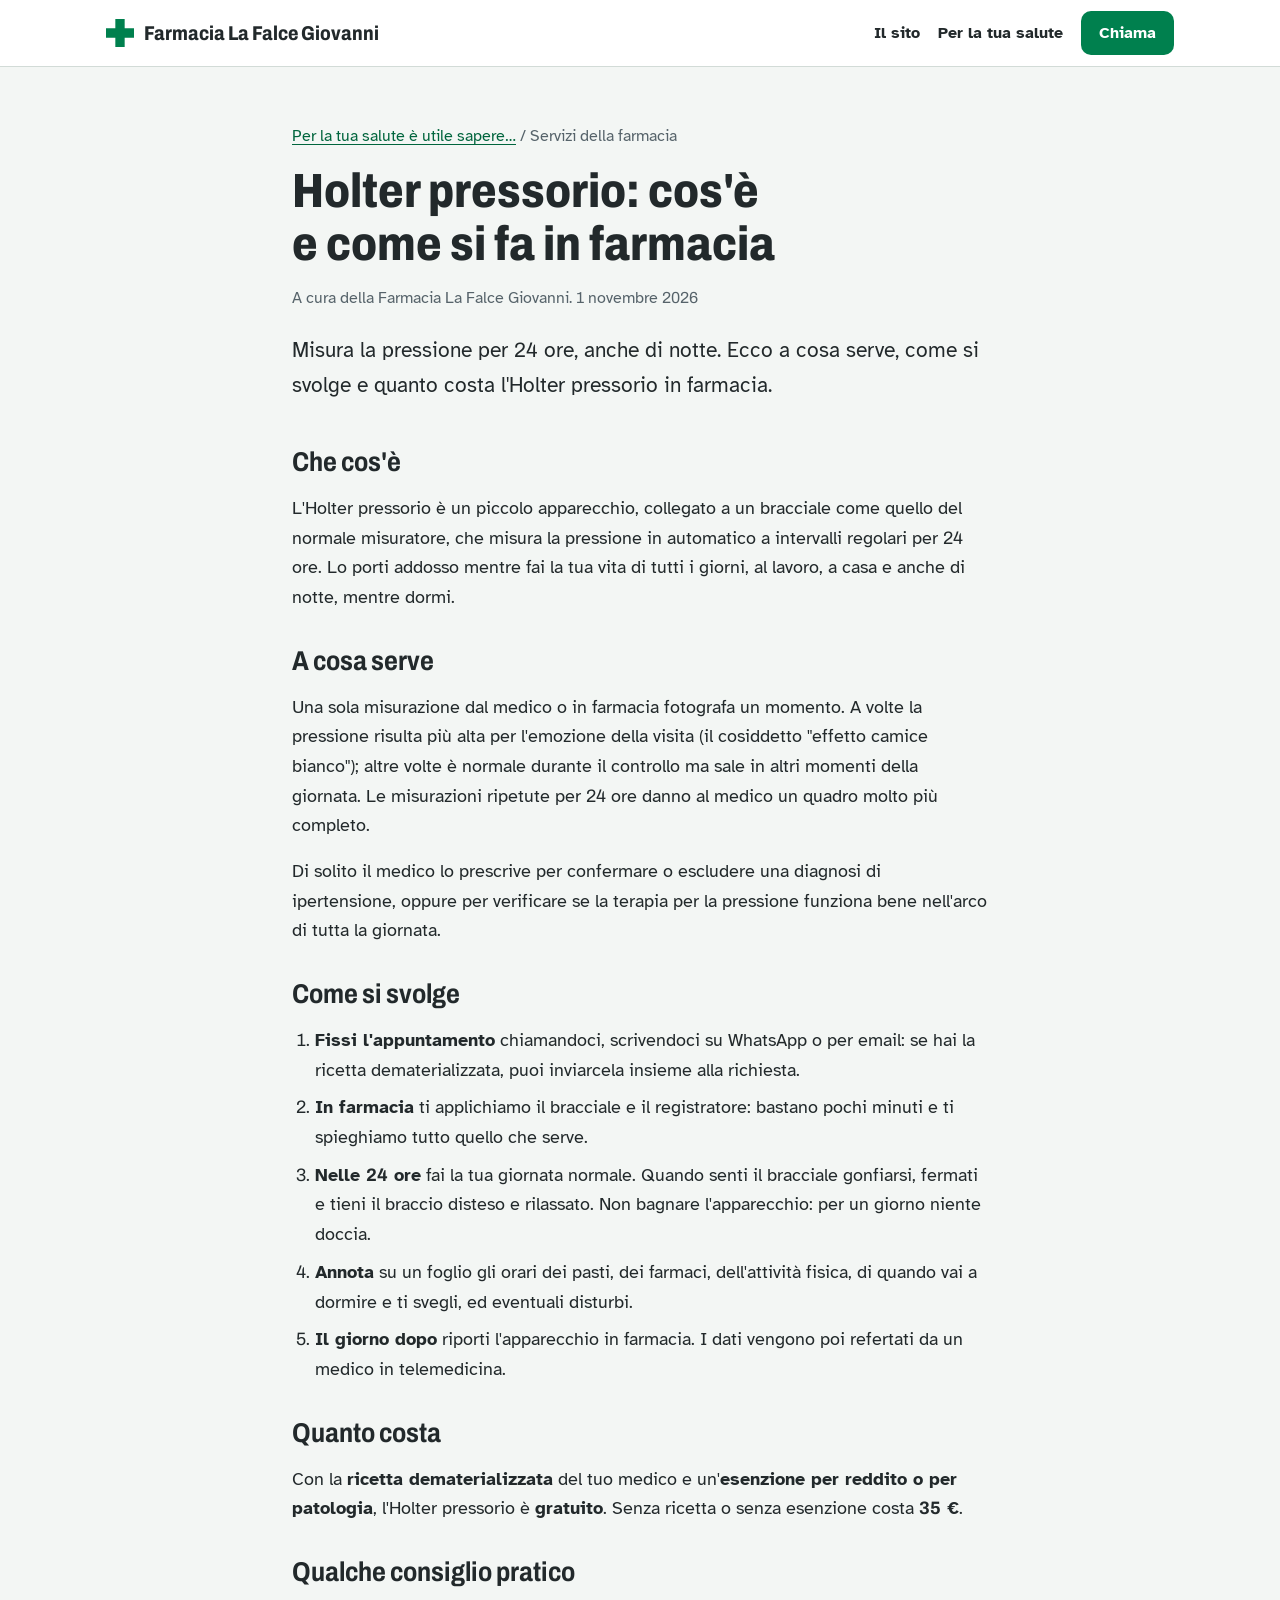
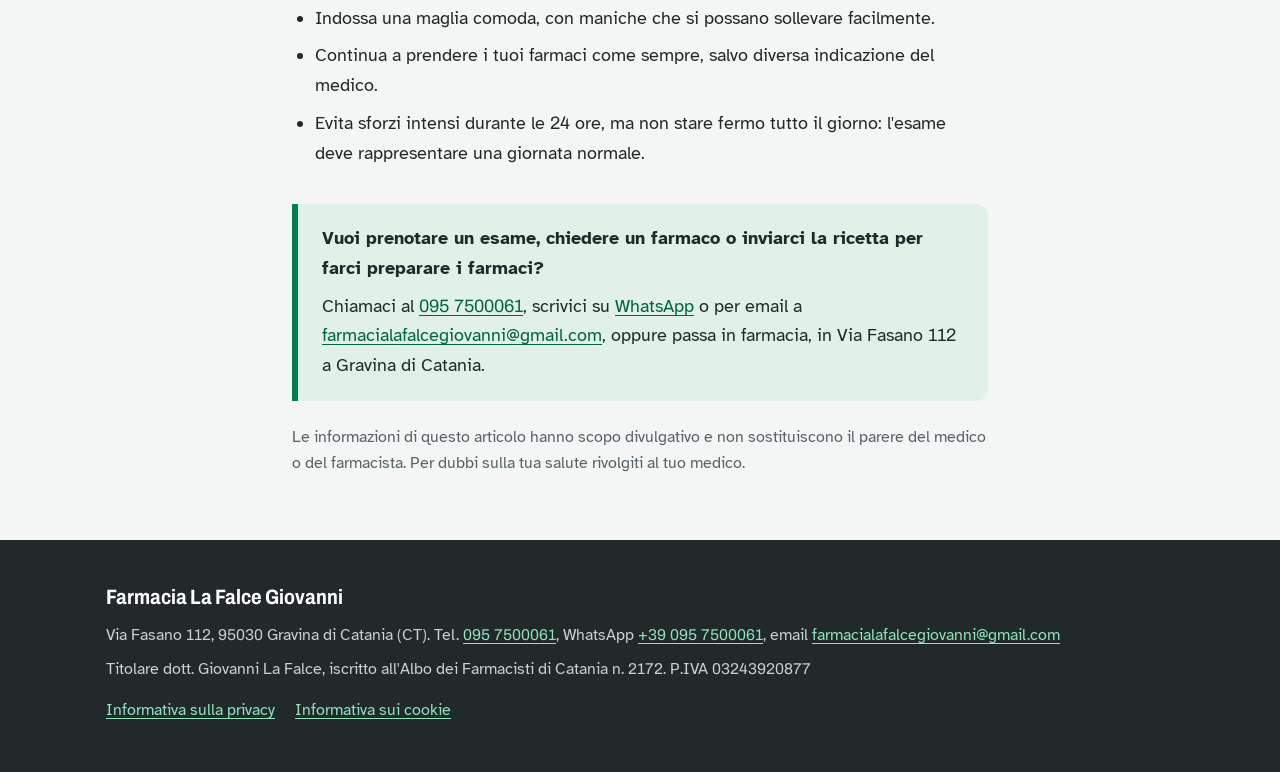
<file: sito/blog/holter-pressorio-come-funziona.html>
<!DOCTYPE html>
<html lang="it">
<head>
<meta charset="utf-8">
<meta name="viewport" content="width=device-width, initial-scale=1">
<title>Holter pressorio: cos&#x27;è e come si fa in farmacia | Farmacia La Falce Giovanni</title>
<meta name="description" content="Misura la pressione per 24 ore, anche di notte. Ecco a cosa serve, come si svolge e quanto costa l&#x27;Holter pressorio in farmacia.">
<meta name="theme-color" content="#00804E">
<link rel="canonical" href="https://www.farmacialafalcegiovanni.it/blog/holter-pressorio-come-funziona.html">
<link rel="icon" href="../favicon.svg" type="image/svg+xml">
<link rel="apple-touch-icon" href="../apple-touch-icon.png">
<meta property="og:type" content="article">
<meta property="og:locale" content="it_IT">
<meta property="og:site_name" content="Farmacia La Falce Giovanni">
<meta property="og:title" content="Holter pressorio: cos&#x27;è e come si fa in farmacia">
<meta property="og:description" content="Misura la pressione per 24 ore, anche di notte. Ecco a cosa serve, come si svolge e quanto costa l&#x27;Holter pressorio in farmacia.">
<meta property="og:url" content="https://www.farmacialafalcegiovanni.it/blog/holter-pressorio-come-funziona.html">
<meta property="og:image" content="https://www.farmacialafalcegiovanni.it/og-image.jpg">
<meta name="twitter:card" content="summary_large_image">
<link rel="preload" href="../fonts/archivo.woff2" as="font" type="font/woff2" crossorigin>
<link rel="stylesheet" href="blog.css">
<script type="application/ld+json">
{
  "@context": "https://schema.org",
  "@type": "Article",
  "headline": "Holter pressorio: cos'è e come si fa in farmacia",
  "description": "Misura la pressione per 24 ore, anche di notte. Ecco a cosa serve, come si svolge e quanto costa l'Holter pressorio in farmacia.",
  "datePublished": "2026-11-01",
  "dateModified": "2026-11-01",
  "inLanguage": "it-IT",
  "mainEntityOfPage": "https://www.farmacialafalcegiovanni.it/blog/holter-pressorio-come-funziona.html",
  "image": "https://www.farmacialafalcegiovanni.it/og-image.jpg",
  "author": {
    "@type": "Organization",
    "name": "Farmacia La Falce Giovanni",
    "url": "https://www.farmacialafalcegiovanni.it/"
  },
  "publisher": {
    "@type": "Organization",
    "name": "Farmacia La Falce Giovanni",
    "logo": {
      "@type": "ImageObject",
      "url": "https://www.farmacialafalcegiovanni.it/apple-touch-icon.png"
    }
  }
}
</script>
</head>
<body>
<a class="salta" href="#contenuto">Vai al contenuto</a>
<header class="testata">
  <div class="wrap">
    <a class="marchio" href="../index.html">
      <svg viewBox="0 0 30 30" aria-hidden="true"><path fill="#00804E" d="M10 0h10v10h10v10H20v10H10V20H0V10h10z"/></svg>
      <span>Farmacia La Falce Giovanni</span>
    </a>
    <nav aria-label="Menu principale">
      <a href="../index.html">Il sito</a>
      <a href="index.html">Per la tua salute</a>
      <a class="btn" href="tel:+390957500061">Chiama</a>
    </nav>
  </div>
</header>
<main id="contenuto">
<article class="articolo wrap-stretto">
  <p class="briciole"><a href="index.html">Per la tua salute è utile sapere…</a> <span aria-hidden="true">/</span> Servizi della farmacia</p>
  <h1>Holter pressorio: cos&#x27;è e come si fa in farmacia</h1>
  <p class="firma">A cura della Farmacia La Falce Giovanni. <time datetime="2026-11-01">1 novembre 2026</time></p>
  <p class="sommario">Misura la pressione per 24 ore, anche di notte. Ecco a cosa serve, come si svolge e quanto costa l&#x27;Holter pressorio in farmacia.</p>
  <div class="corpo">
<h2>Che cos'è</h2>
<p>L'Holter pressorio è un piccolo apparecchio, collegato a un bracciale come quello del normale misuratore, che misura la pressione in automatico a intervalli regolari per 24 ore. Lo porti addosso mentre fai la tua vita di tutti i giorni, al lavoro, a casa e anche di notte, mentre dormi.</p>
<h2>A cosa serve</h2>
<p>Una sola misurazione dal medico o in farmacia fotografa un momento. A volte la pressione risulta più alta per l'emozione della visita (il cosiddetto "effetto camice bianco"); altre volte è normale durante il controllo ma sale in altri momenti della giornata. Le misurazioni ripetute per 24 ore danno al medico un quadro molto più completo.</p>
<p>Di solito il medico lo prescrive per confermare o escludere una diagnosi di ipertensione, oppure per verificare se la terapia per la pressione funziona bene nell'arco di tutta la giornata.</p>
<h2>Come si svolge</h2>
<ol>
<li><strong>Fissi l'appuntamento</strong> chiamandoci, scrivendoci su WhatsApp o per email: se hai la ricetta dematerializzata, puoi inviarcela insieme alla richiesta.</li>
<li><strong>In farmacia</strong> ti applichiamo il bracciale e il registratore: bastano pochi minuti e ti spieghiamo tutto quello che serve.</li>
<li><strong>Nelle 24 ore</strong> fai la tua giornata normale. Quando senti il bracciale gonfiarsi, fermati e tieni il braccio disteso e rilassato. Non bagnare l'apparecchio: per un giorno niente doccia.</li>
<li><strong>Annota</strong> su un foglio gli orari dei pasti, dei farmaci, dell'attività fisica, di quando vai a dormire e ti svegli, ed eventuali disturbi.</li>
<li><strong>Il giorno dopo</strong> riporti l'apparecchio in farmacia. I dati vengono poi refertati da un medico in telemedicina.</li>
</ol>
<h2>Quanto costa</h2>
<p>Con la <strong>ricetta dematerializzata</strong> del tuo medico e un'<strong>esenzione per reddito o per patologia</strong>, l'Holter pressorio è <strong>gratuito</strong>. Senza ricetta o senza esenzione costa <strong>35 €</strong>.</p>
<h2>Qualche consiglio pratico</h2>
<ul>
<li>Indossa una maglia comoda, con maniche che si possano sollevare facilmente.</li>
<li>Continua a prendere i tuoi farmaci come sempre, salvo diversa indicazione del medico.</li>
<li>Evita sforzi intensi durante le 24 ore, ma non stare fermo tutto il giorno: l'esame deve rappresentare una giornata normale.</li>
</ul>
  </div>
  <aside class="contatti-articolo" aria-label="Contatti">
    <p><strong>Vuoi prenotare un esame, chiedere un farmaco o inviarci la ricetta per farci preparare i farmaci?</strong></p>
    <p>Chiamaci al <a href="tel:+390957500061">095 7500061</a>, scrivici su <a href="https://wa.me/390957500061">WhatsApp</a> o per email a <a href="mailto:farmacialafalcegiovanni@gmail.com">farmacialafalcegiovanni@gmail.com</a>, oppure passa in farmacia, in Via Fasano 112 a Gravina di Catania.</p>
  </aside>
  <p class="nota">Le informazioni di questo articolo hanno scopo divulgativo e non sostituiscono il parere del medico o del farmacista. Per dubbi sulla tua salute rivolgiti al tuo medico.</p>
</article>
</main>
<footer class="piede">
  <div class="wrap">
    <strong>Farmacia La Falce Giovanni</strong>
    <p>Via Fasano 112, 95030 Gravina di Catania (CT). Tel. <a href="tel:+390957500061">095 7500061</a>, WhatsApp <a href="https://wa.me/390957500061">+39 095 7500061</a>, email <a href="mailto:farmacialafalcegiovanni@gmail.com">farmacialafalcegiovanni@gmail.com</a></p>
    <p>Titolare dott. Giovanni La Falce, iscritto all'Albo dei Farmacisti di Catania n. 2172. P.IVA 03243920877</p>
    <p class="link-legali"><a href="../privacy.html">Informativa sulla privacy</a> <a href="../cookie.html">Informativa sui cookie</a></p>
  </div>
</footer>
</body>
</html>
</file>
<file: sito/blog/blog.css>
@font-face { font-family: "Archivo"; src: url("../fonts/archivo.woff2") format("woff2"); font-weight: 100 900; font-stretch: 62% 125%; font-display: swap; }
@font-face { font-family: "Atkinson Hyperlegible"; src: url("../fonts/atkinson-400.woff2") format("woff2"); font-weight: 400; unicode-range: U+0000-002F, U+003A-FFFF; font-display: swap; }
@font-face { font-family: "Atkinson Hyperlegible"; src: url("../fonts/atkinson-700.woff2") format("woff2"); font-weight: 700; unicode-range: U+0000-002F, U+003A-FFFF; font-display: swap; }
:root {
  --calce: #F3F6F4; --carta: #FFFFFF; --basalto: #22292B; --pietra: #56636A;
  --croce: #00804E; --croce-scuro: #00653D; --menta: #E1F1E8; --linea: #D2DBD7;
  --display: "Archivo", "Arial Narrow", Arial, sans-serif;
  --testo: "Atkinson Hyperlegible", "Archivo", "Segoe UI", Roboto, Arial, sans-serif;
  color-scheme: light;
}
*, *::before, *::after { box-sizing: border-box; }
body { margin: 0; background: var(--calce); color: var(--basalto); font-family: var(--testo); font-size: 1.125rem; line-height: 1.65; }
a { color: var(--croce-scuro); text-underline-offset: 3px; }
a:hover { color: var(--croce); }
:focus-visible { outline: 3px solid var(--basalto); outline-offset: 3px; border-radius: 4px; }
h1, h2, h3 { font-family: var(--display); font-stretch: 84%; line-height: 1.1; text-wrap: balance; margin: 0; }
p { margin: 0; }
.wrap { max-width: 1140px; margin: 0 auto; padding: 0 clamp(16px, 4vw, 36px); }
.wrap-stretto { max-width: 760px; margin: 0 auto; padding: 0 clamp(16px, 4vw, 32px); }
.salta { position: absolute; left: 12px; top: -60px; z-index: 50; background: var(--basalto); color: #fff; padding: 10px 16px; border-radius: 8px; font-weight: 700; }
.salta:focus { top: 12px; color: #fff; }

.testata { position: sticky; top: 0; z-index: 10; background: rgba(255,255,255,.97); border-bottom: 1px solid var(--linea); }
.testata .wrap { display: flex; align-items: center; justify-content: space-between; gap: 16px; min-height: 66px; flex-wrap: wrap; }
.marchio { display: flex; align-items: center; gap: 10px; color: var(--basalto); text-decoration: none; font-family: var(--display); font-stretch: 84%; font-weight: 760; font-size: 1.25rem; }
.marchio:hover { color: var(--basalto); }
.marchio svg { width: 28px; height: 28px; flex: none; }
.testata nav { display: flex; align-items: center; gap: 18px; flex-wrap: wrap; }
.testata nav a { color: var(--basalto); font-weight: 700; text-decoration: none; font-size: 1rem; }
.testata nav a:hover { color: var(--croce); text-decoration: underline; }
.testata nav .btn { background: var(--croce); color: #fff; padding: 9px 18px; border-radius: 10px; }
.testata nav .btn:hover { background: var(--croce-scuro); color: #fff; text-decoration: none; }

.elenco { padding: clamp(40px, 6vw, 72px) clamp(16px, 4vw, 36px) 72px; }
.elenco h1 { font-size: clamp(2.2rem, 5vw, 3.2rem); font-weight: 800; }
.elenco .intro { color: var(--pietra); margin: 12px 0 32px; max-width: 60ch; }
.schede-articoli { display: grid; grid-template-columns: repeat(3, minmax(0, 1fr)); gap: 20px; list-style: none; margin: 0; padding: 0; }
.scheda-articolo { background: var(--carta); border: 1px solid var(--linea); border-radius: 14px; padding: 24px; display: grid; gap: 10px; align-content: start; }
.scheda-articolo .categoria { color: var(--croce-scuro); font-weight: 700; font-size: 0.95rem; }
.scheda-articolo h2, .scheda-articolo h3 { font-size: 1.4rem; }
.scheda-articolo h2 a, .scheda-articolo h3 a { color: var(--basalto); text-decoration: none; }
.scheda-articolo h2 a:hover, .scheda-articolo h3 a:hover { color: var(--croce); text-decoration: underline; }
.scheda-articolo time { color: var(--pietra); font-size: 0.95rem; }
.scheda-articolo p { color: var(--pietra); }
@media (max-width: 900px) { .schede-articoli { grid-template-columns: minmax(0, 1fr); } }

.articolo { padding-top: clamp(32px, 5vw, 56px); padding-bottom: 64px; }
.briciole { font-size: 1rem; color: var(--pietra); margin-bottom: 16px; }
.articolo h1 { font-size: clamp(2.1rem, 5vw, 3rem); font-weight: 800; }
.firma { color: var(--pietra); margin-top: 14px; font-size: 1rem; }
.sommario { font-size: 1.3rem; margin-top: 22px; }
.corpo { margin-top: 28px; display: grid; gap: 16px; }
.corpo h2 { font-size: 1.7rem; margin-top: 18px; }
.corpo ul, .corpo ol { margin: 0; padding-left: 1.3em; display: grid; gap: 8px; }
.contatti-articolo { display: grid; gap: 8px; overflow-wrap: anywhere; margin-top: 36px; background: var(--menta); border-left: 6px solid var(--croce); border-radius: 0 12px 12px 0; padding: 20px 24px; }
.nota { margin-top: 24px; color: var(--pietra); font-size: 0.98rem; }
.altri { margin-top: 32px; display: grid; gap: 10px; border-top: 1px solid var(--linea); padding-top: 20px; font-weight: 700; }

.piede { background: var(--basalto); color: #C9D2CE; padding: 40px 0 48px; font-size: 0.98rem; }
.piede .wrap { display: grid; gap: 8px; }
.piede strong { color: #fff; font-family: var(--display); font-stretch: 84%; font-size: 1.3rem; }
.piede a { color: #8FE3BA; }
.piede a:hover { color: #fff; }
.piede .link-legali { display: flex; flex-wrap: wrap; gap: 20px; margin-top: 8px; }
.piede :focus-visible { outline-color: #F5D547; }
@media print { .testata, .piede, .altri, .salta { display: none; } body { background: #fff; } }
</file>
